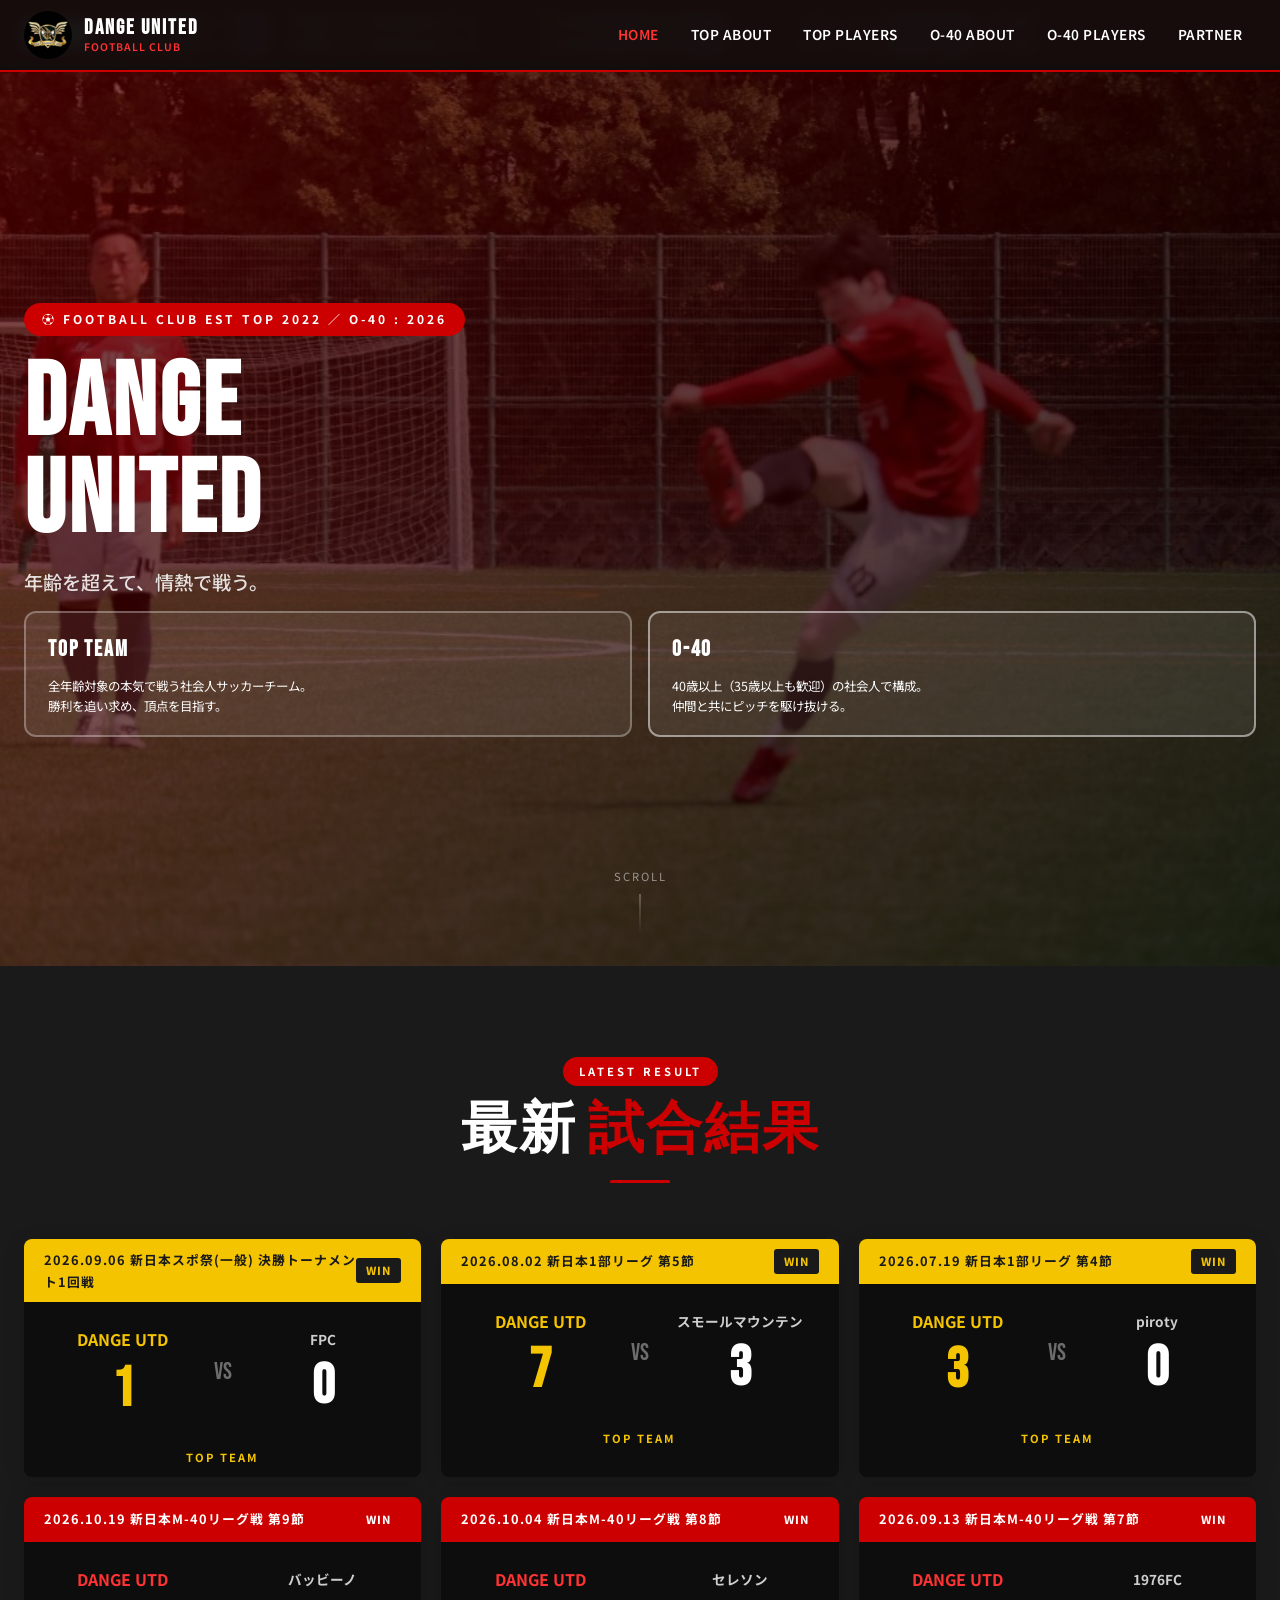
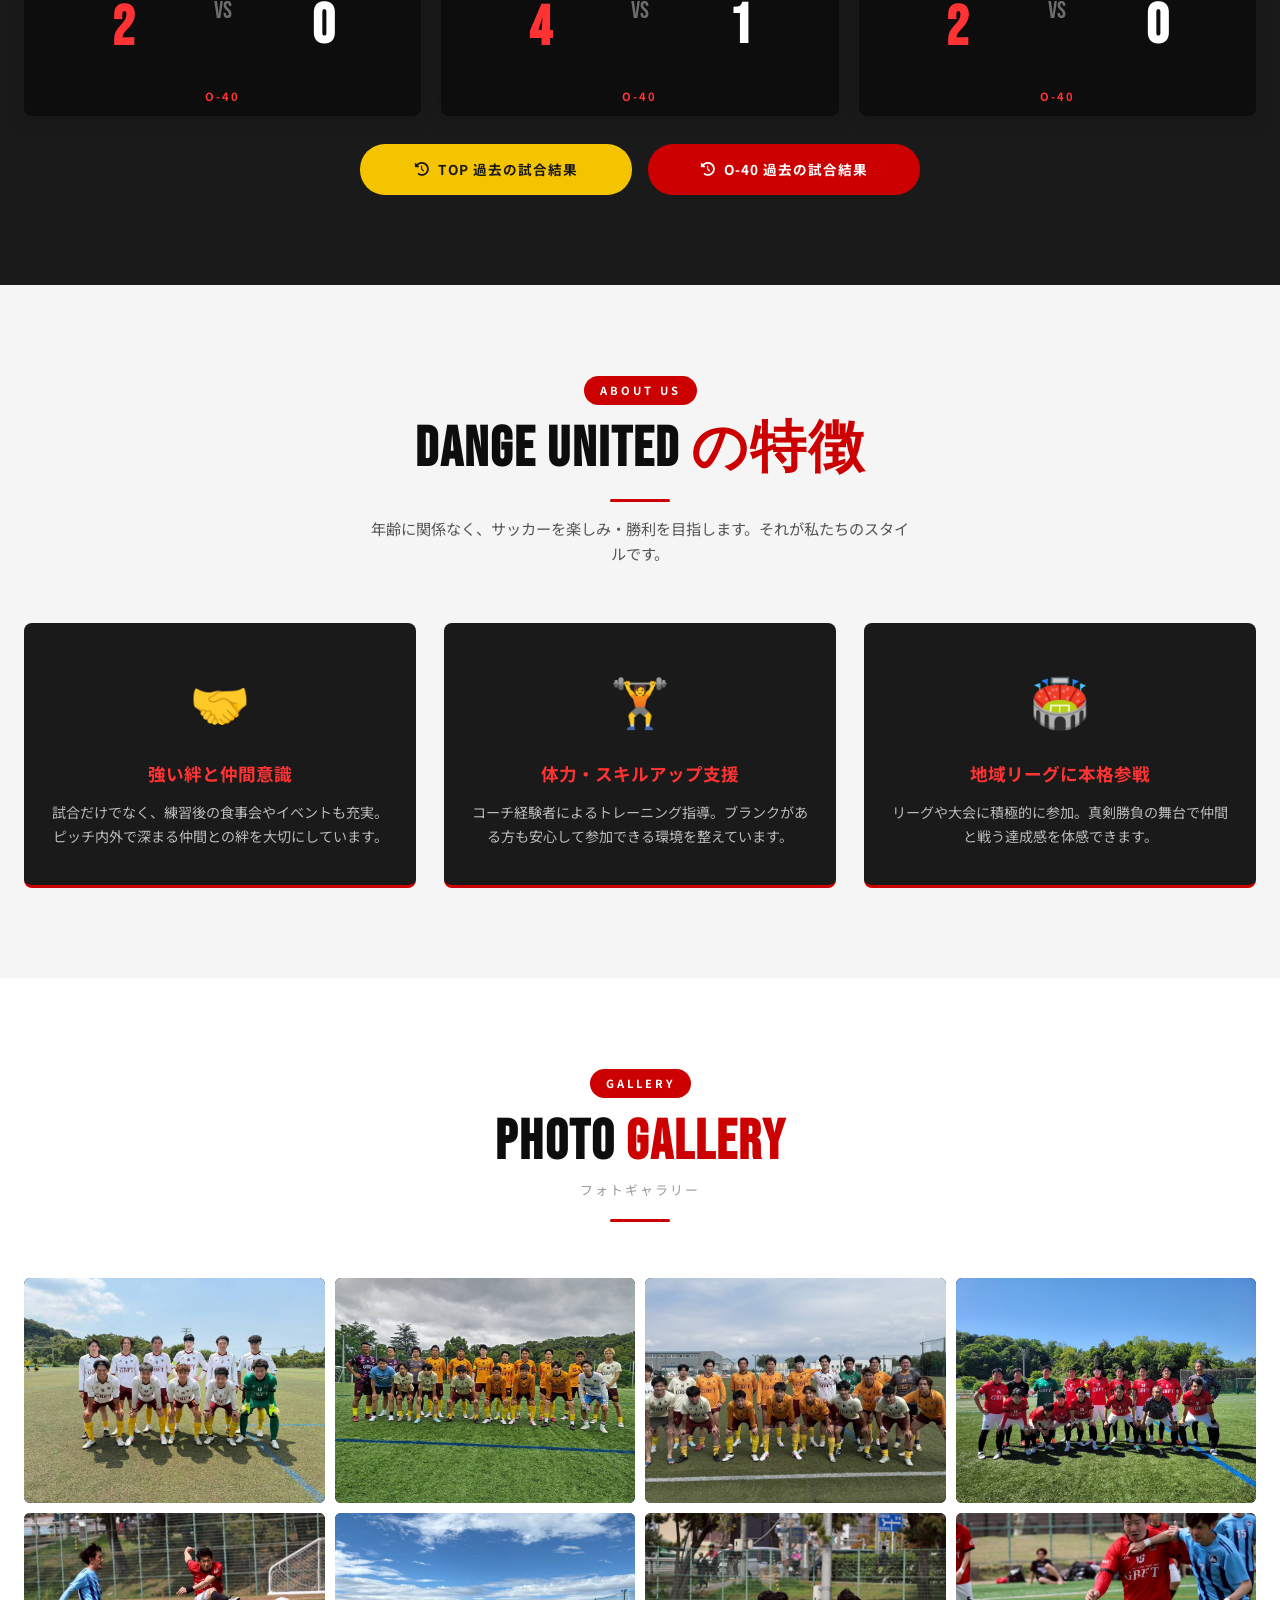
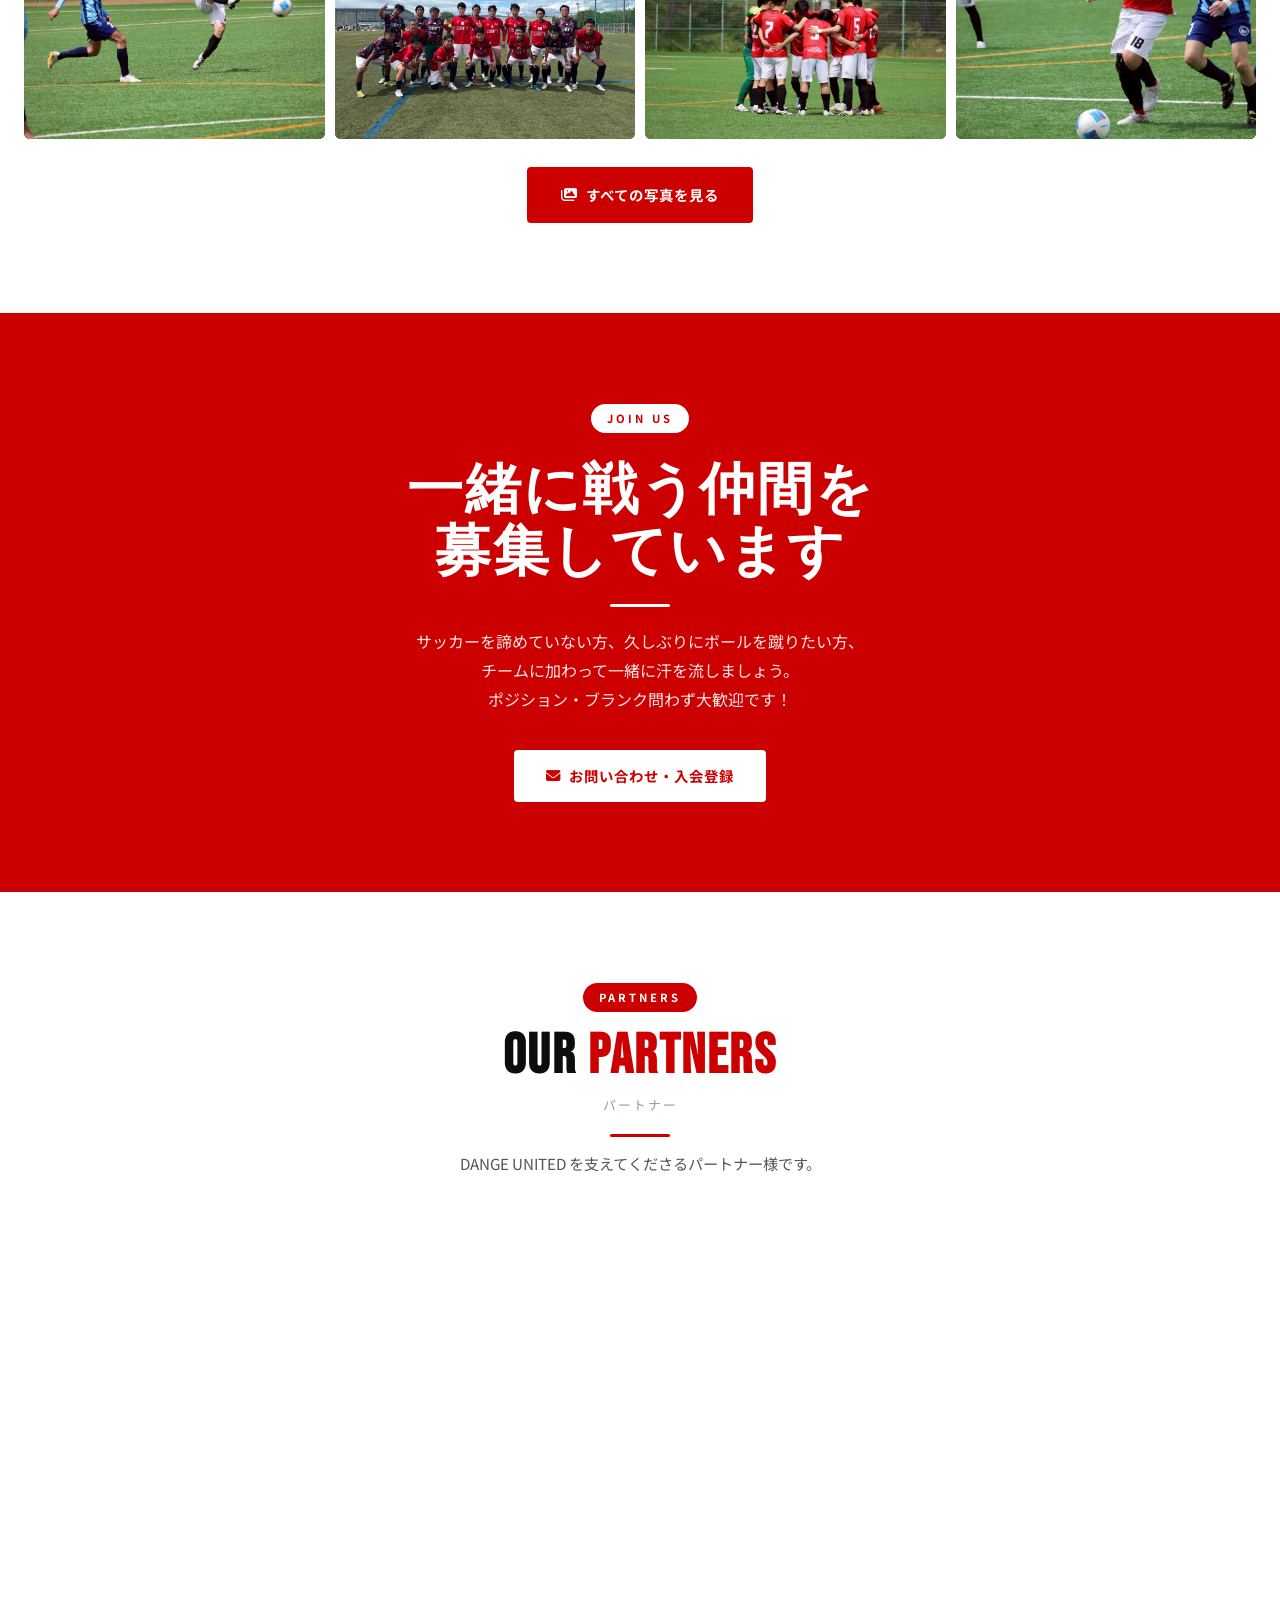
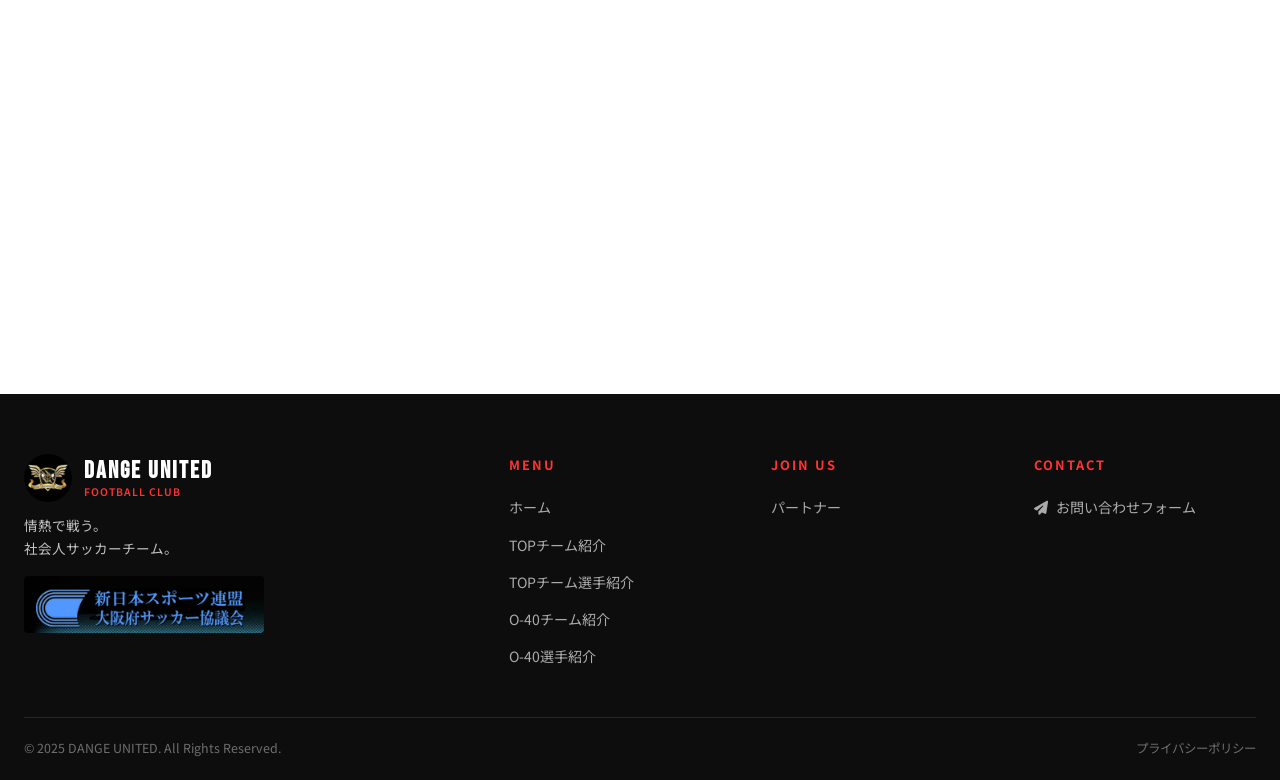
<file: index.html>
<!DOCTYPE html>
<html lang="ja">
<head>
  <meta charset="UTF-8">
  <meta name="viewport" content="width=device-width, initial-scale=1.0">
  <title>DANGE UNITED | 公式サイト</title>
  <meta name="description" content="DANGE UNITEDはトップチームとO-40（40歳以上）の2チームで構成される社会人サッカークラブです。新規メンバー随時募集中！">
  <link rel="preconnect" href="https://fonts.googleapis.com">
  <link rel="preconnect" href="https://fonts.gstatic.com" crossorigin>
  <link href="https://fonts.googleapis.com/css2?family=Bebas+Neue&family=Noto+Sans+JP:wght@400;500;600;700;800&family=Roboto:wght@400;500;700&display=swap" rel="stylesheet">
  <link rel="stylesheet" href="https://cdn.jsdelivr.net/npm/@fortawesome/fontawesome-free@6.4.0/css/all.min.css">
  <link rel="stylesheet" href="css/style.css">
</head>
<body>

<!-- =============================================
     ヘッダー
     ============================================= -->
<header id="header">
  <div class="header-inner">
    <a href="index.html" class="logo">
      <div class="logo-icon"><img src="images/emblem.png" alt="DANGE UNITED エンブレム"></div>
      <div class="logo-text">
        <span class="logo-name">DANGE UNITED</span>
        <span class="logo-sub">Football Club</span>
      </div>
    </a>

    <nav class="nav-pc">
      <a href="index.html">HOME</a>
      <a href="topteam-about.html">TOP ABOUT</a>
      <a href="topteam-players.html">TOP PLAYERS</a>
      <a href="about.html">O-40 ABOUT</a>
      <a href="players.html">O-40 PLAYERS</a>
      <a href="sponsor.html">PARTNER</a>
    </nav>

    <button class="hamburger" aria-label="メニューを開く">
      <span></span><span></span><span></span>
    </button>
  </div>
</header>

<!-- スマホメニュー -->
<nav class="nav-mobile">
  <a href="index.html"><i class="fas fa-home"></i> HOME</a>
  <a href="topteam-about.html"><i class="fas fa-shield-alt"></i> TOP ABOUT</a>
  <a href="topteam-players.html"><i class="fas fa-futbol"></i> TOP PLAYERS</a>
  <a href="about.html"><i class="fas fa-users"></i> O-40 ABOUT</a>
  <a href="players.html"><i class="fas fa-user"></i> O-40 PLAYERS</a>
  <a href="sponsor.html"><i class="fas fa-handshake"></i> PARTNER</a>
  <a href="contact.html"><i class="fas fa-envelope"></i> CONTACT</a>
</nav>

<!-- =============================================
     ニュースティッカー
     ============================================= -->
<div class="news-ticker">
  <div class="ticker-inner">
    <span class="ticker-label">NEWS</span>
    <div class="ticker-track">
      <ul class="ticker-list">
        <li class="ticker-item">⚽ 2025年春季リーグ開幕 — 4/6(日) vs FC Westfield ホーム</li>
        <li class="ticker-item">🏆 2024年度秋季大会 準優勝！</li>
        <li class="ticker-item">📣 <a href="sponsor.html">パートナー企業様を募集しています</a></li>
      </ul>
    </div>
  </div>
</div>

<!-- =============================================
     ヒーローセクション
     ============================================= -->
<section class="hero">
  <div class="hero-bg"></div>
  <div class="hero-overlay"></div>

  <div class="hero-content">
    <span class="hero-badge">⚽ Football Club Est TOP 2022 ／ O-40 : 2026</span>
    <h1 class="hero-title">
      DANGE<br>
      UNITED
    </h1>
    <p class="hero-subtitle">年齢を超えて、情熱で戦う。</p>

    <div class="hero-team-cards">
      <a href="topteam-about.html" class="hero-team-card">
        <span class="hero-team-label">TOP TEAM</span>
        <span class="hero-team-desc">全年齢対象の本気で戦う社会人サッカーチーム。<br>勝利を追い求め、頂点を目指す。</span>
      </a>
      <a href="about.html" class="hero-team-card card-o40">
        <span class="hero-team-label">O-40</span>
        <span class="hero-team-desc">40歳以上（35歳以上も歓迎）の社会人で構成。<br>仲間と共にピッチを駆け抜ける。</span>
      </a>
    </div>




  </div>

  <div class="scroll-indicator">SCROLL</div>
</section>

<!-- =============================================
     最新試合結果
     ============================================= -->
<section class="section section-dark">
  <div class="section-inner">
    <div class="section-header">
      <span class="section-tag">LATEST RESULT</span>
      <h2 class="section-title">最新 <span>試合結果</span></h2>
      <div class="divider"></div>
    </div>

    <div style="display:grid; grid-template-columns: repeat(3,1fr); gap: 20px;" class="match-grid-responsive fade-in">
      <!-- TOPチーム 試合1（最新） -->
      <div class="match-result-card top-team">
        <div class="match-result-header">
          <span>2026.09.06 新日本スポ祭(一般) 決勝トーナメント1回戦</span>
          <span class="result-badge W">WIN</span>
        </div>
        <div class="match-result-body">
          <div class="match-team">
            <div class="match-team-name us">DANGE UTD</div>
            <div class="match-score us">1</div>
          </div>
          <div class="match-vs">VS</div>
          <div class="match-team">
            <div class="match-team-name">FPC</div>
            <div class="match-score">0</div>
          </div>
        </div>
        <div style="text-align:center; padding:6px 0 10px; font-size:0.7rem; font-weight:700; letter-spacing:2px; color:#F5C400;">TOP TEAM</div>
      </div>
      <!-- TOPチーム 試合2 -->
      <div class="match-result-card top-team">
        <div class="match-result-header">
          <span>2026.08.02 新日本1部リーグ 第5節</span>
          <span class="result-badge W">WIN</span>
        </div>
        <div class="match-result-body">
          <div class="match-team">
            <div class="match-team-name us">DANGE UTD</div>
            <div class="match-score us">7</div>
          </div>
          <div class="match-vs">VS</div>
          <div class="match-team">
            <div class="match-team-name">スモールマウンテン</div>
            <div class="match-score">3</div>
          </div>
        </div>
        <div style="text-align:center; padding:6px 0 10px; font-size:0.7rem; font-weight:700; letter-spacing:2px; color:#F5C400;">TOP TEAM</div>
      </div>
      <!-- TOPチーム 試合3 -->
      <div class="match-result-card top-team">
        <div class="match-result-header">
          <span>2026.07.19 新日本1部リーグ 第4節</span>
          <span class="result-badge W">WIN</span>
        </div>
        <div class="match-result-body">
          <div class="match-team">
            <div class="match-team-name us">DANGE UTD</div>
            <div class="match-score us">3</div>
          </div>
          <div class="match-vs">VS</div>
          <div class="match-team">
            <div class="match-team-name">piroty</div>
            <div class="match-score">0</div>
          </div>
        </div>
        <div style="text-align:center; padding:6px 0 10px; font-size:0.7rem; font-weight:700; letter-spacing:2px; color:#F5C400;">TOP TEAM</div>
      </div>
      <!-- O-40 試合1（最新） -->
      <div class="match-result-card">
        <div class="match-result-header">
          <span>2026.10.19 新日本M-40リーグ戦 第9節</span>
          <span class="result-badge W">WIN</span>
        </div>
        <div class="match-result-body">
          <div class="match-team">
            <div class="match-team-name us">DANGE UTD</div>
            <div class="match-score us">2</div>
          </div>
          <div class="match-vs">VS</div>
          <div class="match-team">
            <div class="match-team-name">バッビーノ</div>
            <div class="match-score">0</div>
          </div>
        </div>
        <div style="text-align:center; padding:6px 0 10px; font-size:0.7rem; font-weight:700; letter-spacing:2px; color:var(--red-light);">O-40</div>
      </div>
      <!-- O-40 試合2 -->
      <div class="match-result-card">
        <div class="match-result-header">
          <span>2026.10.04 新日本M-40リーグ戦 第8節</span>
          <span class="result-badge W">WIN</span>
        </div>
        <div class="match-result-body">
          <div class="match-team">
            <div class="match-team-name us">DANGE UTD</div>
            <div class="match-score us">4</div>
          </div>
          <div class="match-vs">VS</div>
          <div class="match-team">
            <div class="match-team-name">セレソン</div>
            <div class="match-score">1</div>
          </div>
        </div>
        <div style="text-align:center; padding:6px 0 10px; font-size:0.7rem; font-weight:700; letter-spacing:2px; color:var(--red-light);">O-40</div>
      </div>
      <!-- O-40 試合3 -->
      <div class="match-result-card">
        <div class="match-result-header">
          <span>2026.09.13 新日本M-40リーグ戦 第7節</span>
          <span class="result-badge W">WIN</span>
        </div>
        <div class="match-result-body">
          <div class="match-team">
            <div class="match-team-name us">DANGE UTD</div>
            <div class="match-score us">2</div>
          </div>
          <div class="match-vs">VS</div>
          <div class="match-team">
            <div class="match-team-name">1976FC</div>
            <div class="match-score">0</div>
          </div>
        </div>
        <div style="text-align:center; padding:6px 0 10px; font-size:0.7rem; font-weight:700; letter-spacing:2px; color:var(--red-light);">O-40</div>
      </div>
      </div>
    </div>

    <!-- 過去の試合結果ボタン -->
    <div style="display:grid; grid-template-columns:1fr 1fr; gap:16px; max-width:560px; margin:28px auto 0;" class="fade-in result-btn-grid">
      <a href="results-top.html" style="display:flex; align-items:center; justify-content:center; gap:8px; background:#F5C400; color:#1a1a1a; font-weight:700; font-size:0.85rem; padding:14px 20px; border-radius:25px; text-decoration:none; letter-spacing:1px; transition:opacity 0.2s;" onmouseover="this.style.opacity='.8'" onmouseout="this.style.opacity='1'">
        <i class="fas fa-history"></i> TOP 過去の試合結果
      </a>
      <a href="results-o40.html" style="display:flex; align-items:center; justify-content:center; gap:8px; background:var(--red); color:#fff; font-weight:700; font-size:0.85rem; padding:14px 20px; border-radius:25px; text-decoration:none; letter-spacing:1px; transition:opacity 0.2s;" onmouseover="this.style.opacity='.8'" onmouseout="this.style.opacity='1'">
        <i class="fas fa-history"></i> O-40 過去の試合結果
      </a>
    </div>

  </div>
</section>

<section class="section" style="background: var(--gray-light);">
  <div class="section-inner">
    <div class="section-header fade-in">
      <span class="section-tag">ABOUT US</span>
      <h2 class="section-title" style="color:var(--black);">DANGE UNITED <span>の特徴</span></h2>
      <div class="divider"></div>
      <p class="section-desc">年齢に関係なく、サッカーを楽しみ・勝利を目指します。それが私たちのスタイルです。</p>
    </div>

    <div class="feature-grid">
      <div class="feature-card fade-in">
        <span class="feature-icon">🤝</span>
        <h3 class="feature-title">強い絆と仲間意識</h3>
        <p class="feature-desc">試合だけでなく、練習後の食事会やイベントも充実。ピッチ内外で深まる仲間との絆を大切にしています。</p>
      </div>
      <div class="feature-card fade-in">
        <span class="feature-icon">🏋️</span>
        <h3 class="feature-title">体力・スキルアップ支援</h3>
        <p class="feature-desc">コーチ経験者によるトレーニング指導。ブランクがある方も安心して参加できる環境を整えています。</p>
      </div>
      <div class="feature-card fade-in">
        <span class="feature-icon">🏟️</span>
        <h3 class="feature-title">地域リーグに本格参戦</h3>
        <p class="feature-desc">リーグや大会に積極的に参加。真剣勝負の舞台で仲間と戦う達成感を体感できます。</p>
      </div>
    </div>
  </div>
</section>

<!-- =============================================
     フォトギャラリー
     ============================================= -->
<section class="section">
  <div class="section-inner">
    <div class="section-header fade-in">
      <span class="section-tag">GALLERY</span>
      <h2 class="section-title">PHOTO <span>GALLERY</span></h2>
      <p style="font-size:0.8rem; color:#999; letter-spacing:2px; margin-top:6px;">フォトギャラリー</p>
      <div class="divider"></div>
    </div>

    <div class="home-photo-grid fade-in">
      <div style="overflow:hidden; border-radius:6px; aspect-ratio:4/3; background:#111;">
        <img src="images/photo-new7.jpg" alt="チーム集合写真 2026" style="width:100%; height:100%; object-fit:cover; object-position:center center;">
      </div>
      <div style="overflow:hidden; border-radius:6px; aspect-ratio:4/3; background:#111;">
        <img src="images/photo-new9.jpg" alt="チーム集合写真 2026" style="width:100%; height:100%; object-fit:cover; object-position:center center;">
      </div>
      <div style="overflow:hidden; border-radius:6px; aspect-ratio:4/3; background:#111;">
        <img src="images/photo-new6.jpg" alt="チーム集合写真 2026" style="width:100%; height:100%; object-fit:cover; object-position:center center;">
      </div>
      <div style="overflow:hidden; border-radius:6px; aspect-ratio:4/3; background:#111;">
        <img src="images/photo-top2.jpg" alt="チーム集合写真" style="width:100%; height:100%; object-fit:cover; object-position:center center;">
      </div>
      <div style="overflow:hidden; border-radius:6px; aspect-ratio:4/3; background:#111;">
        <img src="images/photo7.jpg" alt="試合の様子" style="width:100%; height:100%; object-fit:cover; object-position:center center;">
      </div>
      <div style="overflow:hidden; border-radius:6px; aspect-ratio:4/3; background:#111;">
        <img src="images/photo-o40-2026b.jpg" alt="O-40チーム集合写真 2026" style="width:100%; height:100%; object-fit:cover; object-position:center center;">
      </div>
      <div style="overflow:hidden; border-radius:6px; aspect-ratio:4/3; background:#111;">
        <img src="images/photo5.jpg" alt="チーム練習" style="width:100%; height:100%; object-fit:cover; object-position:center center;">
      </div>
      <div style="overflow:hidden; border-radius:6px; aspect-ratio:4/3; background:#111;">
        <img src="images/photo3.jpg" alt="試合アクション" style="width:100%; height:100%; object-fit:cover; object-position:center center;">
      </div>
    </div>
    <div style="text-align:center; margin-top:28px;" class="fade-in">
      <a href="gallery.html" class="btn btn-outline"><i class="fas fa-images"></i> すべての写真を見る</a>
    </div>
  </div>
</section>

<!-- ==============================================
     メンバー募集 CTA
     ============================================= -->
<section class="section section-red">
  <div class="section-inner" style="text-align:center;">
    <div class="fade-in">
      <span class="section-tag" style="background:var(--white); color:var(--red);">JOIN US</span>
      <h2 class="section-title" style="color:var(--white); margin-top:14px;">一緒に戦う仲間を<br>募集しています</h2>

      <div class="divider" style="background:var(--white); margin: 20px auto;"></div>
      <p style="color:rgba(255,255,255,0.9); max-width:560px; margin:0 auto 36px; font-size:1rem; line-height:1.8;">
        サッカーを諦めていない方、久しぶりにボールを蹴りたい方、<br>
        チームに加わって一緒に汗を流しましょう。<br>
        ポジション・ブランク問わず大歓迎です！
      </p>
      <div style="display:flex; gap:16px; justify-content:center; flex-wrap:wrap;">
        <a href="https://forms.gle/4TWmZNjqBxyBbL576" target="_blank" rel="noopener" class="btn btn-white">
          <i class="fas fa-envelope"></i> お問い合わせ・入会登録
        </a>
      </div>
    </div>
  </div>
</section>

<!-- =============================================
     パートナーバナー
     ============================================= -->
<section class="section">
  <div class="section-inner">
    <div class="section-header fade-in">
      <span class="section-tag">PARTNERS</span>
      <h2 class="section-title">OUR <span>PARTNERS</span></h2>
      <p style="font-size:0.8rem; color:#999; letter-spacing:2px; margin-top:6px;">パートナー</p>
      <div class="divider"></div>
      <p class="section-desc">DANGE UNITED を支えてくださるパートナー様です。</p>
    </div>

    <!-- トップパートナー 5社 同サイズ -->
    <div class="fade-in">
      <p style="font-size:0.72rem; font-weight:700; letter-spacing:3px; color:var(--red); text-align:center; margin-bottom:20px; text-transform:uppercase;">TOP PARTNER</p>
      <div class="partner-logo-grid" style="display:grid; grid-template-columns:repeat(5,1fr); gap:16px; max-width:960px; margin:0 auto;">
        <div style="background:#fff; border:2px solid var(--red); border-radius:10px; padding:16px 12px; display:flex; align-items:center; justify-content:center; box-shadow:0 2px 12px rgba(0,0,0,0.08); min-height:120px;">
          <a href="https://gbft-ltd.com/" target="_blank" rel="noopener" style="display:flex; align-items:center; justify-content:center; width:100%; height:100%;">
            <img src="images/sponsor-gbft.jpg" alt="GBFT" style="width:100%; height:80px; object-fit:contain;">
          </a>
        </div>
        <div style="background:#fff; border:2px solid var(--red); border-radius:10px; padding:16px 12px; display:flex; align-items:center; justify-content:center; box-shadow:0 2px 12px rgba(0,0,0,0.08); min-height:120px;">
          <a href="https://2plus4design.com/" target="_blank" rel="noopener" style="display:flex; align-items:center; justify-content:center; width:100%; height:100%;">
            <img src="images/partner-2plus4.jpg" alt="2+4 DESIGN" style="width:100%; height:80px; object-fit:contain;">
          </a>
        </div>
        <div style="background:#fff; border:2px solid var(--red); border-radius:10px; padding:16px 12px; display:flex; align-items:center; justify-content:center; box-shadow:0 2px 12px rgba(0,0,0,0.08); min-height:120px;">
          <a href="https://www.kids-garage.jp/shop" target="_blank" rel="noopener" style="display:flex; align-items:center; justify-content:center; width:100%; height:100%;">
            <img src="images/partner-kidsgarage.jpg" alt="Kid's Garage" style="width:100%; height:80px; object-fit:contain;">
          </a>
        </div>
        <div style="background:#fff; border:2px solid var(--red); border-radius:10px; padding:16px 12px; display:flex; align-items:center; justify-content:center; box-shadow:0 2px 12px rgba(0,0,0,0.08); min-height:120px;">
          <a href="https://www.instagram.com/yuki_kensou?igsh=b25zN2ZrdXY1a2Vp&utm_source=qr" target="_blank" rel="noopener" style="display:flex; align-items:center; justify-content:center; width:100%; height:100%;">
            <img src="images/partner-yukikensou.jpg" alt="Yuki Kensou Water Proofing" style="width:100%; height:80px; object-fit:contain;">
          </a>
        </div>
        <div style="background:#000; border:2px solid var(--red); border-radius:10px; padding:16px 12px; display:flex; align-items:center; justify-content:center; box-shadow:0 2px 12px rgba(0,0,0,0.08); min-height:120px;">
          <a href="http://sp.raqmo.com/udondoujou/" target="_blank" rel="noopener" style="display:flex; align-items:center; justify-content:center; width:100%; height:100%;">
            <img src="images/partner-dojoba.jpg" alt="道場" style="width:100%; height:80px; object-fit:contain;">
          </a>
        </div>
      </div>
    </div>

    <!-- HOOD PARTNER -->
    <div class="fade-in" style="margin-top:32px;">
      <p style="font-size:0.72rem; font-weight:700; letter-spacing:3px; color:var(--red); text-align:center; margin-bottom:20px; text-transform:uppercase;">HOOD PARTNER</p>
      <div style="display:flex; justify-content:center; gap:16px; flex-wrap:wrap;">
        <div style="background:#000; border:2px solid var(--red); border-radius:10px; padding:12px; display:flex; align-items:center; justify-content:center; box-shadow:0 2px 12px rgba(0,0,0,0.08); width:200px; height:160px;">
          <a href="https://maps.app.goo.gl/KaSghYzRDZhujbkh9?g_st=al" target="_blank" rel="noopener" style="display:flex; align-items:center; justify-content:center; width:100%; height:100%;">
            <img src="images/partner-danji.jpg" alt="韓国料理 ダンジ" style="width:100%; height:100%; object-fit:contain;">
          </a>
        </div>
      </div>
    </div>

    <!-- オフィシャルサイト運営PARTNER -->
    <div class="fade-in" style="margin-top:32px;">
      <p style="font-size:0.72rem; font-weight:700; letter-spacing:3px; color:var(--red); text-align:center; margin-bottom:20px; text-transform:uppercase;">オフィシャルサイト運営PARTNER</p>
      <div style="display:flex; justify-content:center; gap:16px; flex-wrap:wrap;">
        <div style="background:#fff; border:2px solid var(--red); border-radius:10px; overflow:hidden; box-shadow:0 2px 12px rgba(0,0,0,0.08); width:200px; height:120px;">
          <a href="https://minnanostorypublishing.pages.dev/" target="_blank" rel="noopener" style="display:block; width:100%; height:100%;">
            <img src="images/partner-minnano.jpg" alt="みんなのストーリー出版" style="width:100%; height:100%; object-fit:contain; object-position:center;">
          </a>
        </div>
      </div>
    </div>

    <div style="text-align:center; margin-top:32px;" class="fade-in">
      <a href="sponsor.html" class="btn btn-outline" style="border-color:var(--white); color:var(--white);">
        パートナーについて詳しく見る <i class="fas fa-arrow-right"></i>
      </a>
    </div>
  </div>
</section>

<!-- =============================================
     フッター
     ============================================= -->
<footer id="footer">
  <div class="footer-inner">
    <div class="footer-top">
      <div class="footer-logo-area">
        <div class="logo">
          <div class="logo-icon"><img src="images/emblem.png" alt="DANGE UNITED エンブレム"></div>
          <div class="logo-text">
            <span class="logo-name">DANGE UNITED</span>
            <span class="logo-sub">Football Club</span>
          </div>
        </div>
        <p class="footer-tagline">
          情熱で戦う。<br>
          社会人サッカーチーム。
        </p>
        <a href="https://njsf-ofa.jp/index.html" target="_blank" rel="noopener" style="display:block; margin-top:16px;">
          <img src="images/njsf-banner.png" alt="新日本スポーツ連盟 大阪府サッカー協議会" style="width:100%; max-width:240px; height:auto; border-radius:4px;">
        </a>

      </div>
      <div>
        <p class="footer-col-title">MENU</p>
        <ul class="footer-links">
          <li><a href="index.html">ホーム</a></li>
          <li><a href="topteam-about.html">TOPチーム紹介</a></li>
          <li><a href="topteam-players.html">TOPチーム選手紹介</a></li>
          <li><a href="about.html">O-40チーム紹介</a></li>
          <li><a href="players.html">O-40選手紹介</a></li>
        </ul>
      </div>
      <div>
        <p class="footer-col-title">JOIN US</p>
        <ul class="footer-links">
          <li><a href="sponsor.html">パートナー</a></li>
        </ul>
      </div>
      <div>
        <p class="footer-col-title">CONTACT</p>
        <ul class="footer-links">
          <li><a href="https://forms.gle/4TWmZNjqBxyBbL576" target="_blank" rel="noopener"><i class="fas fa-paper-plane" style="width:16px; margin-right:6px;"></i>お問い合わせフォーム</a></li>
        </ul>
      </div>
    </div>

    <div class="footer-bottom">
      <p>&copy; 2025 DANGE UNITED. All Rights Reserved.</p>
      <div style="display:flex; gap:16px;">
        <a href="#">プライバシーポリシー</a>
      </div>
    </div>
  </div>
</footer>

<script src="js/main.js"></script>
</body>
</html>
</file>
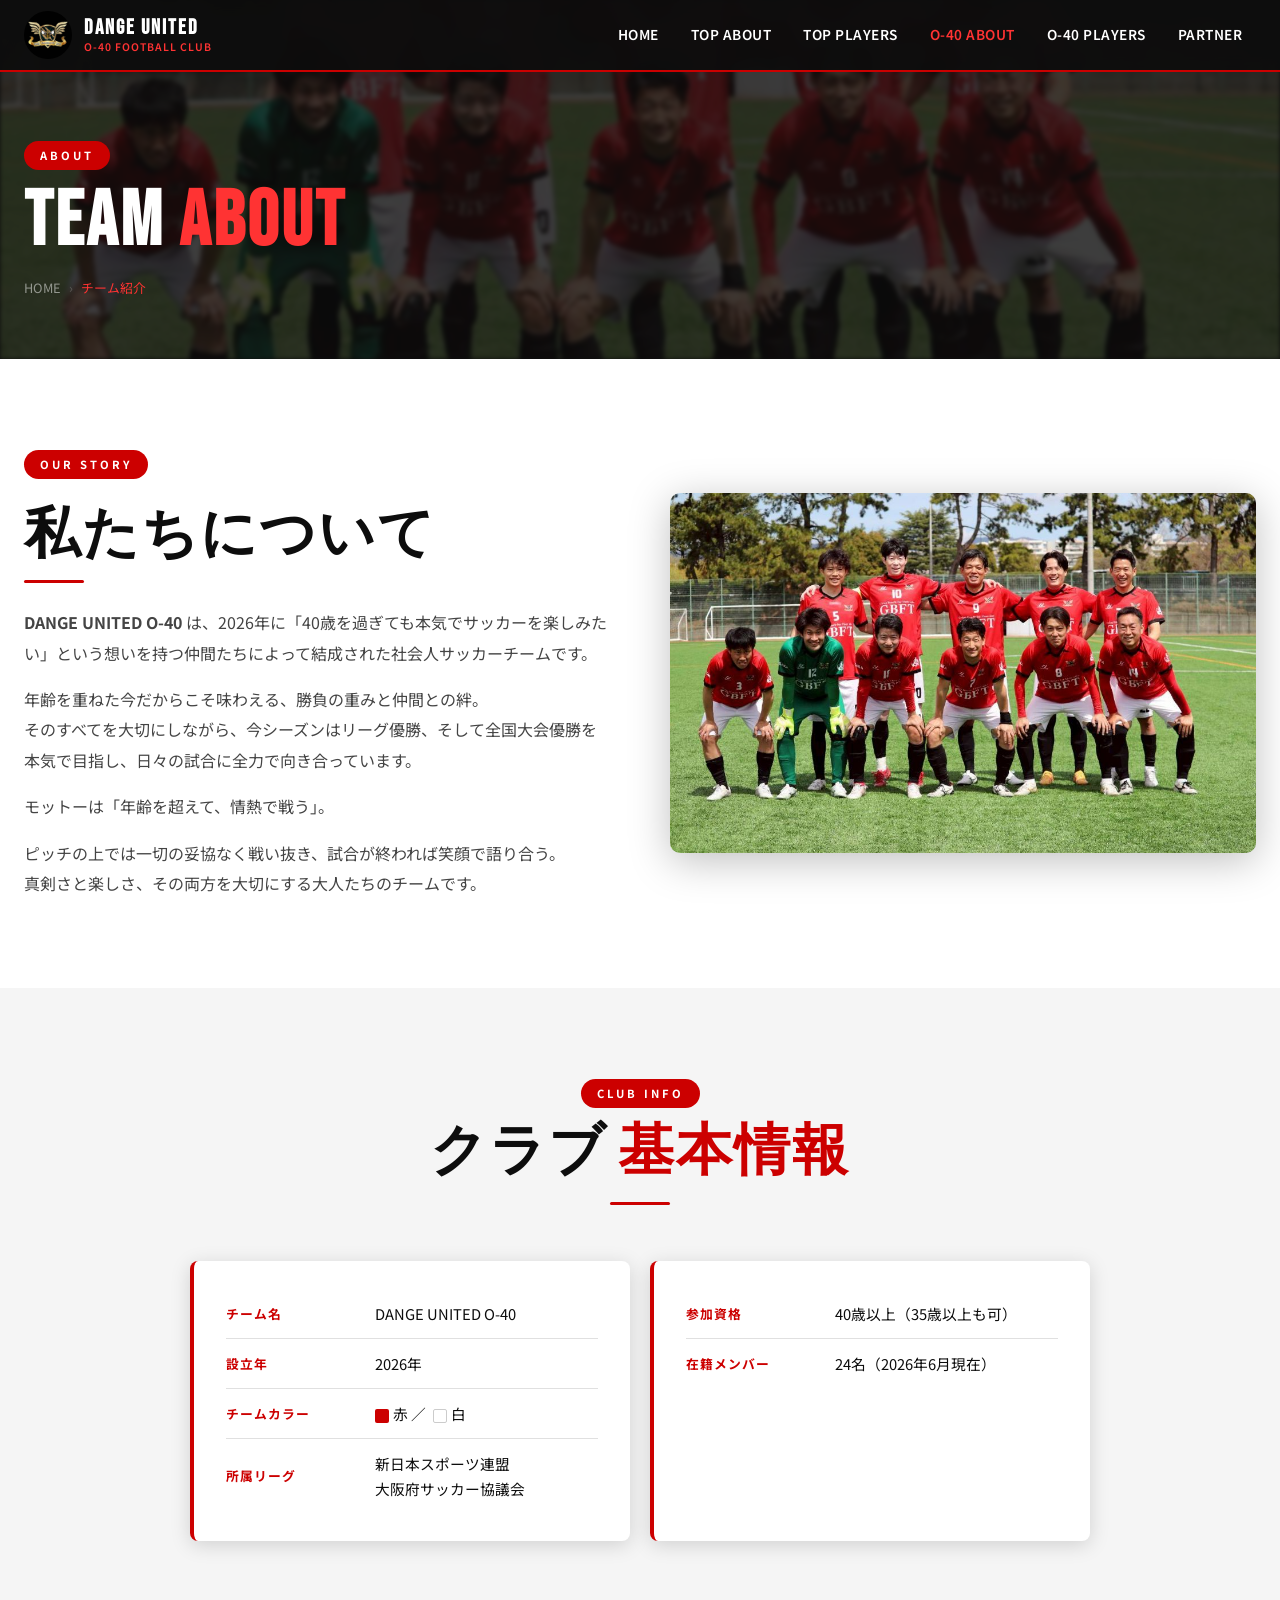
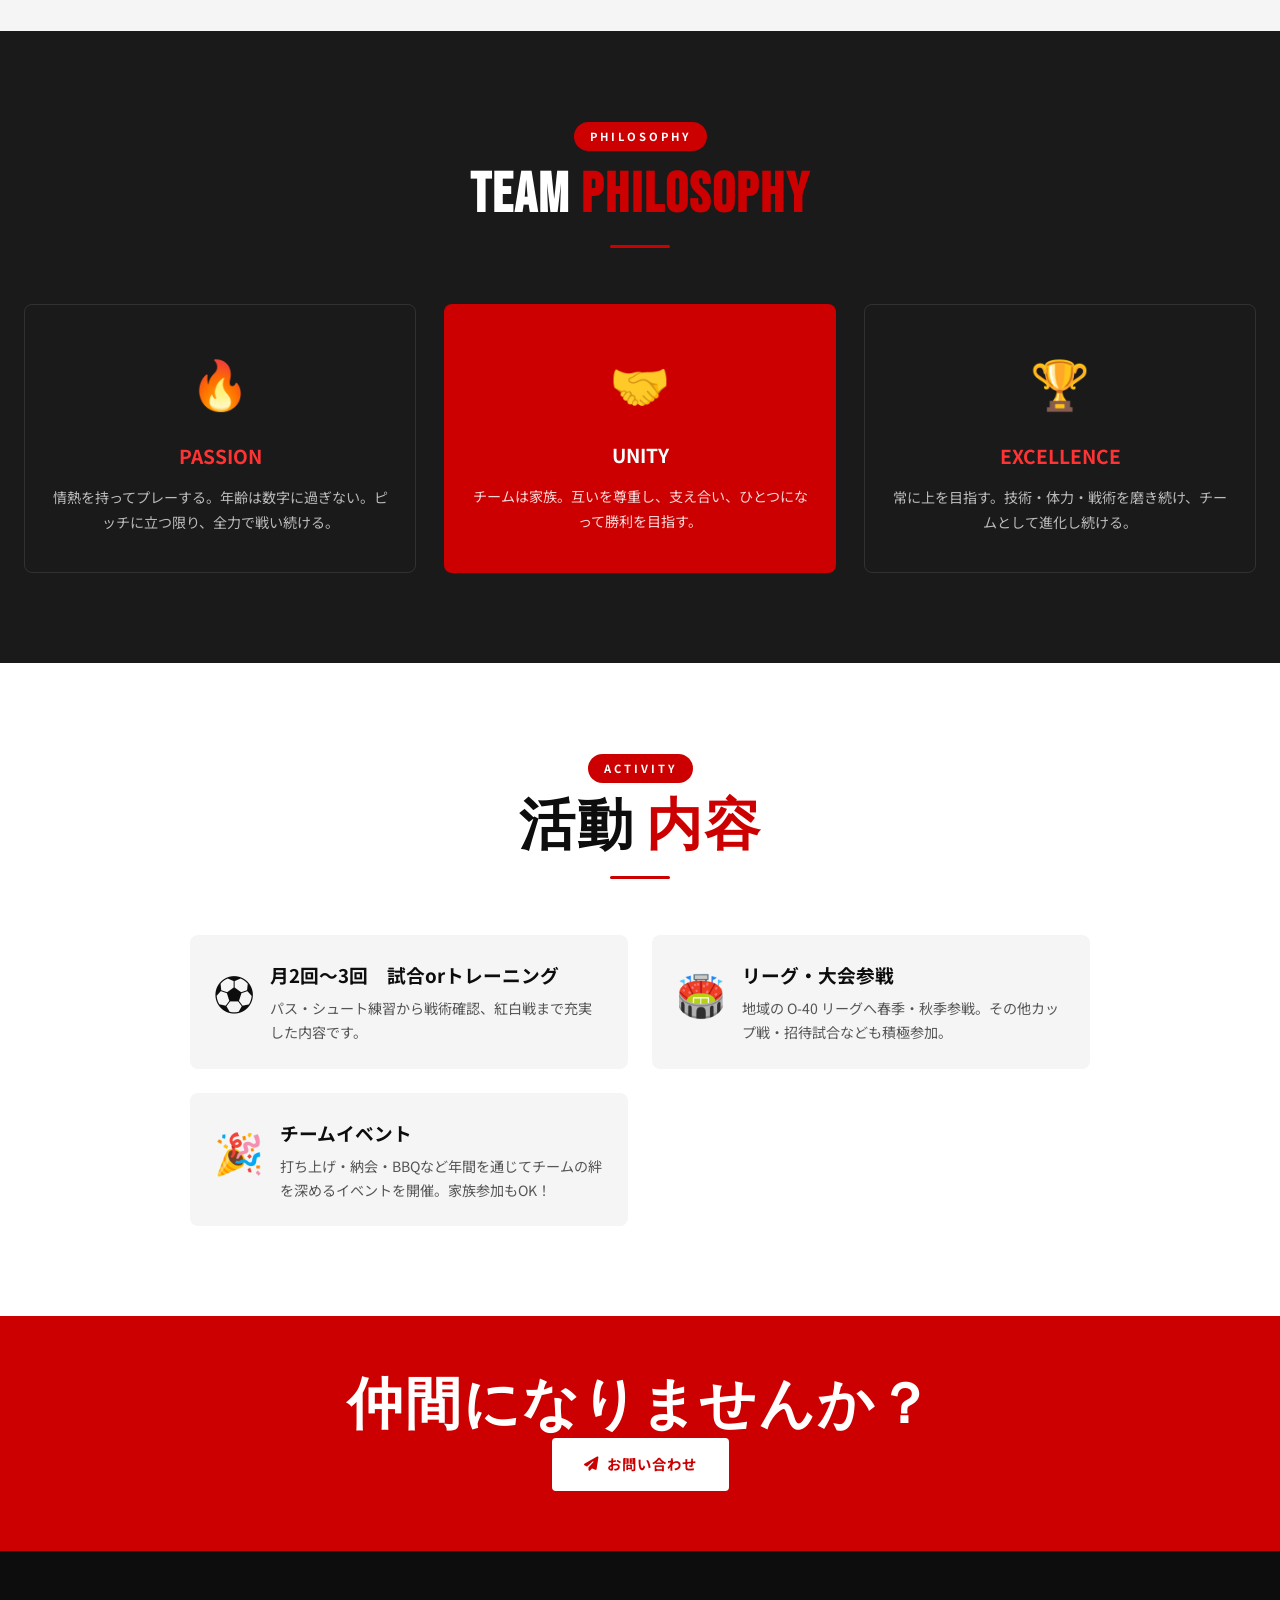
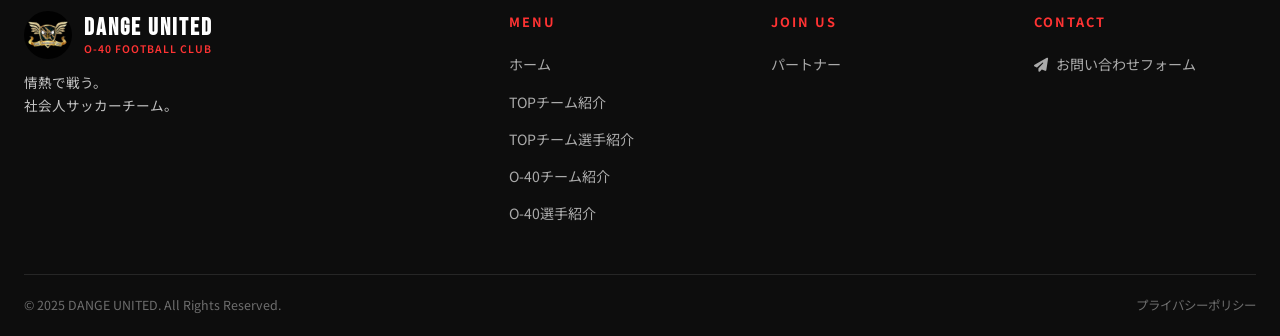
<file: about.html>
<!DOCTYPE html>
<html lang="ja">
<head>
  <meta charset="UTF-8">
  <meta name="viewport" content="width=device-width, initial-scale=1.0">
  <title>チーム紹介 | DANGE UNITED O-40</title>
  <meta name="description" content="DANGE UNITED O-40のチーム紹介。設立の経緯、チーム理念、活動内容をご紹介します。">
  <link rel="preconnect" href="https://fonts.googleapis.com">
  <link href="https://fonts.googleapis.com/css2?family=Bebas+Neue&family=Noto+Sans+JP:wght@400;500;600;700;800&display=swap" rel="stylesheet">
  <link rel="stylesheet" href="https://cdn.jsdelivr.net/npm/@fortawesome/fontawesome-free@6.4.0/css/all.min.css">
  <link rel="stylesheet" href="css/style.css">
</head>
<body>

<header id="header">
  <div class="header-inner">
    <a href="index.html" class="logo">
      <div class="logo-icon"><img src="images/emblem.png" alt="DANGE UNITED エンブレム"></div>
      <div class="logo-text">
        <span class="logo-name">DANGE UNITED</span>
        <span class="logo-sub">O-40 Football Club</span>
      </div>
    </a>
    <nav class="nav-pc">
      <a href="index.html">HOME</a>
      <a href="topteam-about.html">TOP ABOUT</a>
      <a href="topteam-players.html">TOP PLAYERS</a>
      <a href="about.html">O-40 ABOUT</a>
      <a href="players.html">O-40 PLAYERS</a>
      <a href="sponsor.html">PARTNER</a>
    </nav>
    <button class="hamburger" aria-label="メニューを開く"><span></span><span></span><span></span></button>
  </div>
</header>
<nav class="nav-mobile">
  <a href="index.html"><i class="fas fa-home"></i> HOME</a>
  <a href="about.html"><i class="fas fa-users"></i> O-40 ABOUT チーム紹介</a>
  <a href="players.html"><i class="fas fa-user"></i> O-40 PLAYERS 選手紹介</a>
  <a href="topteam-about.html"><i class="fas fa-shield-alt"></i> TOP TEAM ABOUT</a>
  <a href="topteam-players.html"><i class="fas fa-futbol"></i> TOP TEAM PLAYERS</a>
  <a href="sponsor.html"><i class="fas fa-handshake"></i> PARTNER パートナー</a>
  <a href="contact.html"><i class="fas fa-envelope"></i> CONTACT お問い合わせ</a>
</nav>

<!-- ページヘッダー -->
<div class="page-header">
  <div class="page-header-bg" style="background-image:url('images/photo6.jpg');"></div>
  <div class="page-header-inner">
    <span class="page-header-tag">ABOUT</span>
    <h1 class="page-header-title">TEAM <span>ABOUT</span></h1>
    <nav class="breadcrumb">
      <a href="index.html">HOME</a>
      <span class="sep">›</span>
      <span class="current">チーム紹介</span>
    </nav>
  </div>
</div>

<!-- チーム概要 -->
<section class="section">
  <div class="section-inner">
    <div style="display:grid; grid-template-columns: 1fr 1fr; gap: 60px; align-items: center;" class="grid-2col fade-in">
      <div>
        <span class="section-tag">OUR STORY</span>
        <h2 class="section-title" style="text-align:left; margin-top:12px;">私たちについて</h2>
        <div class="divider" style="margin-left:0; margin-top:14px; margin-bottom:24px;"></div>
        <p style="line-height:1.9; color:#444; margin-bottom:16px;">
          <strong>DANGE UNITED O-40</strong> は、2026年に「40歳を過ぎても本気でサッカーを楽しみたい」という想いを持つ仲間たちによって結成された社会人サッカーチームです。
        </p>
        <p style="line-height:1.9; color:#444; margin-bottom:16px;">
          年齢を重ねた今だからこそ味わえる、勝負の重みと仲間との絆。<br>
          そのすべてを大切にしながら、今シーズンはリーグ優勝、そして全国大会優勝を本気で目指し、日々の試合に全力で向き合っています。
        </p>
        <p style="line-height:1.9; color:#444; margin-bottom:16px;">
          モットーは「年齢を超えて、情熱で戦う」。
        </p>
        <p style="line-height:1.9; color:#444;">
          ピッチの上では一切の妥協なく戦い抜き、試合が終われば笑顔で語り合う。<br>
          真剣さと楽しさ、その両方を大切にする大人たちのチームです。
        </p>
      </div>
      <div style="border-radius:10px; overflow:hidden; box-shadow:var(--shadow-lg);">
        <img src="images/photo6.jpg" alt="チーム写真" style="width:100%; height:360px; object-fit:cover;">
      </div>
    </div>
  </div>
</section>

<!-- チーム情報 -->
<section class="section" style="background:var(--gray-light); padding-top:0;">
  <div class="section-inner">
    <div class="section-header fade-in" style="padding-top:90px;">
      <span class="section-tag">CLUB INFO</span>
      <h2 class="section-title">クラブ <span>基本情報</span></h2>
      <div class="divider"></div>
    </div>

    <div style="display:grid; grid-template-columns: repeat(2,1fr); gap:20px; max-width:900px; margin:0 auto;" class="club-info-grid fade-in">
      <div style="background:var(--white); border-radius:8px; padding:28px 32px; box-shadow:var(--shadow); border-left:4px solid var(--red);">
        <table style="width:100%; border-collapse:collapse;">
          <tr style="border-bottom:1px solid var(--gray-border);">
            <th style="padding:12px 0; text-align:left; color:var(--red); font-size:0.8rem; letter-spacing:1px; width:40%; font-weight:700;">チーム名</th>
            <td style="padding:12px 0; font-size:0.92rem;">DANGE UNITED O-40</td>
          </tr>
          <tr style="border-bottom:1px solid var(--gray-border);">
            <th style="padding:12px 0; text-align:left; color:var(--red); font-size:0.8rem; letter-spacing:1px; font-weight:700;">設立年</th>
            <td style="padding:12px 0; font-size:0.92rem;">2026年</td>
          </tr>
          <tr style="border-bottom:1px solid var(--gray-border);">
            <th style="padding:12px 0; text-align:left; color:var(--red); font-size:0.8rem; letter-spacing:1px; font-weight:700;">チームカラー</th>
            <td style="padding:12px 0; font-size:0.92rem;">
              <span style="display:inline-block; width:14px; height:14px; background:var(--red); border-radius:2px; vertical-align:middle; margin-right:4px;"></span>赤 ／
              <span style="display:inline-block; width:14px; height:14px; background:var(--white); border:1px solid #ccc; border-radius:2px; vertical-align:middle; margin-right:4px; margin-left:4px;"></span>白
            </td>
          </tr>
          <tr>
            <th style="padding:12px 0; text-align:left; color:var(--red); font-size:0.8rem; letter-spacing:1px; font-weight:700;">所属リーグ</th>
            <td style="padding:12px 0; font-size:0.92rem;">新日本スポーツ連盟<br>大阪府サッカー協議会</td>
          </tr>
        </table>
      </div>
      <div style="background:var(--white); border-radius:8px; padding:28px 32px; box-shadow:var(--shadow); border-left:4px solid var(--red);">
        <table style="width:100%; border-collapse:collapse;">
          <tr style="border-bottom:1px solid var(--gray-border);">
            <th style="padding:12px 0; text-align:left; color:var(--red); font-size:0.8rem; letter-spacing:1px; width:40%; font-weight:700;">参加資格</th>
            <td style="padding:12px 0; font-size:0.92rem;">40歳以上（35歳以上も可）</td>
          </tr>
          <tr>
            <th style="padding:12px 0; text-align:left; color:var(--red); font-size:0.8rem; letter-spacing:1px; font-weight:700;">在籍メンバー</th>
            <td style="padding:12px 0; font-size:0.92rem;">24名（2026年6月現在）</td>
          </tr>
        </table>
      </div>
    </div>
  </div>
</section>

<!-- チーム理念 -->
<section class="section section-dark">
  <div class="section-inner">
    <div class="section-header fade-in">
      <span class="section-tag">PHILOSOPHY</span>
      <h2 class="section-title" style="color:var(--white);">TEAM <span>PHILOSOPHY</span></h2>
      <div class="divider" style="background:var(--red);"></div>
    </div>

    <div style="display:grid; grid-template-columns: repeat(3,1fr); gap:28px;" class="grid-3col fade-in">
      <div style="text-align:center; padding:36px 24px; border:1px solid rgba(255,255,255,0.1); border-radius:8px;">
        <div style="font-size:3rem; margin-bottom:18px;">🔥</div>
        <h3 style="font-size:1.2rem; color:var(--red-light); margin-bottom:12px; font-weight:700;">PASSION</h3>
        <p style="color:rgba(255,255,255,0.7); font-size:0.88rem; line-height:1.8;">情熱を持ってプレーする。年齢は数字に過ぎない。ピッチに立つ限り、全力で戦い続ける。</p>
      </div>
      <div style="text-align:center; padding:36px 24px; background:var(--red); border-radius:8px;">
        <div style="font-size:3rem; margin-bottom:18px;">🤝</div>
        <h3 style="font-size:1.2rem; color:var(--white); margin-bottom:12px; font-weight:700;">UNITY</h3>
        <p style="color:rgba(255,255,255,0.85); font-size:0.88rem; line-height:1.8;">チームは家族。互いを尊重し、支え合い、ひとつになって勝利を目指す。</p>
      </div>
      <div style="text-align:center; padding:36px 24px; border:1px solid rgba(255,255,255,0.1); border-radius:8px;">
        <div style="font-size:3rem; margin-bottom:18px;">🏆</div>
        <h3 style="font-size:1.2rem; color:var(--red-light); margin-bottom:12px; font-weight:700;">EXCELLENCE</h3>
        <p style="color:rgba(255,255,255,0.7); font-size:0.88rem; line-height:1.8;">常に上を目指す。技術・体力・戦術を磨き続け、チームとして進化し続ける。</p>
      </div>
    </div>
  </div>
</section>

<!-- 活動内容 -->
<section class="section">
  <div class="section-inner">
    <div class="section-header fade-in">
      <span class="section-tag">ACTIVITY</span>
      <h2 class="section-title">活動 <span>内容</span></h2>
      <div class="divider"></div>
    </div>

    <div style="display:grid; grid-template-columns: repeat(2,1fr); gap:24px; max-width:900px; margin:0 auto;" class="activity-grid fade-in">
      <div style="display:flex; gap:16px; background:var(--gray-light); padding:24px; border-radius:8px;">
        <div style="font-size:2.5rem; flex-shrink:0;">⚽</div>
        <div>
          <h3 style="font-weight:700; margin-bottom:6px;">月2回〜3回　試合orトレーニング</h3>
          <p style="font-size:0.88rem; color:#555; line-height:1.7;">パス・シュート練習から戦術確認、紅白戦まで充実した内容です。</p>
        </div>
      </div>
      <div style="display:flex; gap:16px; background:var(--gray-light); padding:24px; border-radius:8px;">
        <div style="font-size:2.5rem; flex-shrink:0;">🏟️</div>
        <div>
          <h3 style="font-weight:700; margin-bottom:6px;">リーグ・大会参戦</h3>
          <p style="font-size:0.88rem; color:#555; line-height:1.7;">地域の O-40 リーグへ春季・秋季参戦。その他カップ戦・招待試合なども積極参加。</p>
        </div>
      </div>
      <div style="display:flex; gap:16px; background:var(--gray-light); padding:24px; border-radius:8px;">
        <div style="font-size:2.5rem; flex-shrink:0;">🎉</div>
        <div>
          <h3 style="font-weight:700; margin-bottom:6px;">チームイベント</h3>
          <p style="font-size:0.88rem; color:#555; line-height:1.7;">打ち上げ・納会・BBQなど年間を通じてチームの絆を深めるイベントを開催。家族参加もOK！</p>
        </div>
      </div>

    </div>
  </div>
</section>

<!-- CTA -->
<section class="section section-red" style="padding:60px 24px;">
  <div class="section-inner" style="text-align:center;">
    <h2 class="section-title" style="color:var(--white);">仲間になりませんか？</h2>

    <a href="https://docs.google.com/forms/d/e/1FAIpQLSe8l-FvO2b6LL8Muvg5NQBcOIBvwUCunCwLstjouzJsrGBQ2g/viewform" target="_blank" rel="noopener" class="btn btn-white"><i class="fas fa-paper-plane"></i> お問い合わせ</a>
  </div>
</section>

<footer id="footer">
  <div class="footer-inner">
    <div class="footer-top">
      <div class="footer-logo-area">
        <div class="logo"><div class="logo-icon"><img src="images/emblem.png" alt="DANGE UNITED エンブレム"></div><div class="logo-text"><span class="logo-name">DANGE UNITED</span><span class="logo-sub">O-40 Football Club</span></div></div>
        <p class="footer-tagline">情熱で戦う。<br>社会人サッカーチーム。</p>

      </div>
      <div><p class="footer-col-title">MENU</p><ul class="footer-links"><li><a href="index.html">ホーム</a></li><li><a href="topteam-about.html">TOPチーム紹介</a></li><li><a href="topteam-players.html">TOPチーム選手紹介</a></li><li><a href="about.html">O-40チーム紹介</a></li><li><a href="players.html">O-40選手紹介</a></li></ul></div>
      <div><p class="footer-col-title">JOIN US</p><ul class="footer-links"><li><a href="sponsor.html">パートナー</a></li></ul></div>
      <div><p class="footer-col-title">CONTACT</p><ul class="footer-links"><li><a href="https://forms.gle/4TWmZNjqBxyBbL576" target="_blank" rel="noopener"><i class="fas fa-paper-plane" style="width:16px; margin-right:6px;"></i>お問い合わせフォーム</a></li></ul></div>
    </div>
    <div class="footer-bottom">
      <p>&copy; 2025 DANGE UNITED. All Rights Reserved.</p>
      <div style="display:flex; gap:16px;"><a href="#">プライバシーポリシー</a></div>
    </div>
  </div>
</footer>

<script src="js/main.js"></script>
</body>
</html>
</file>
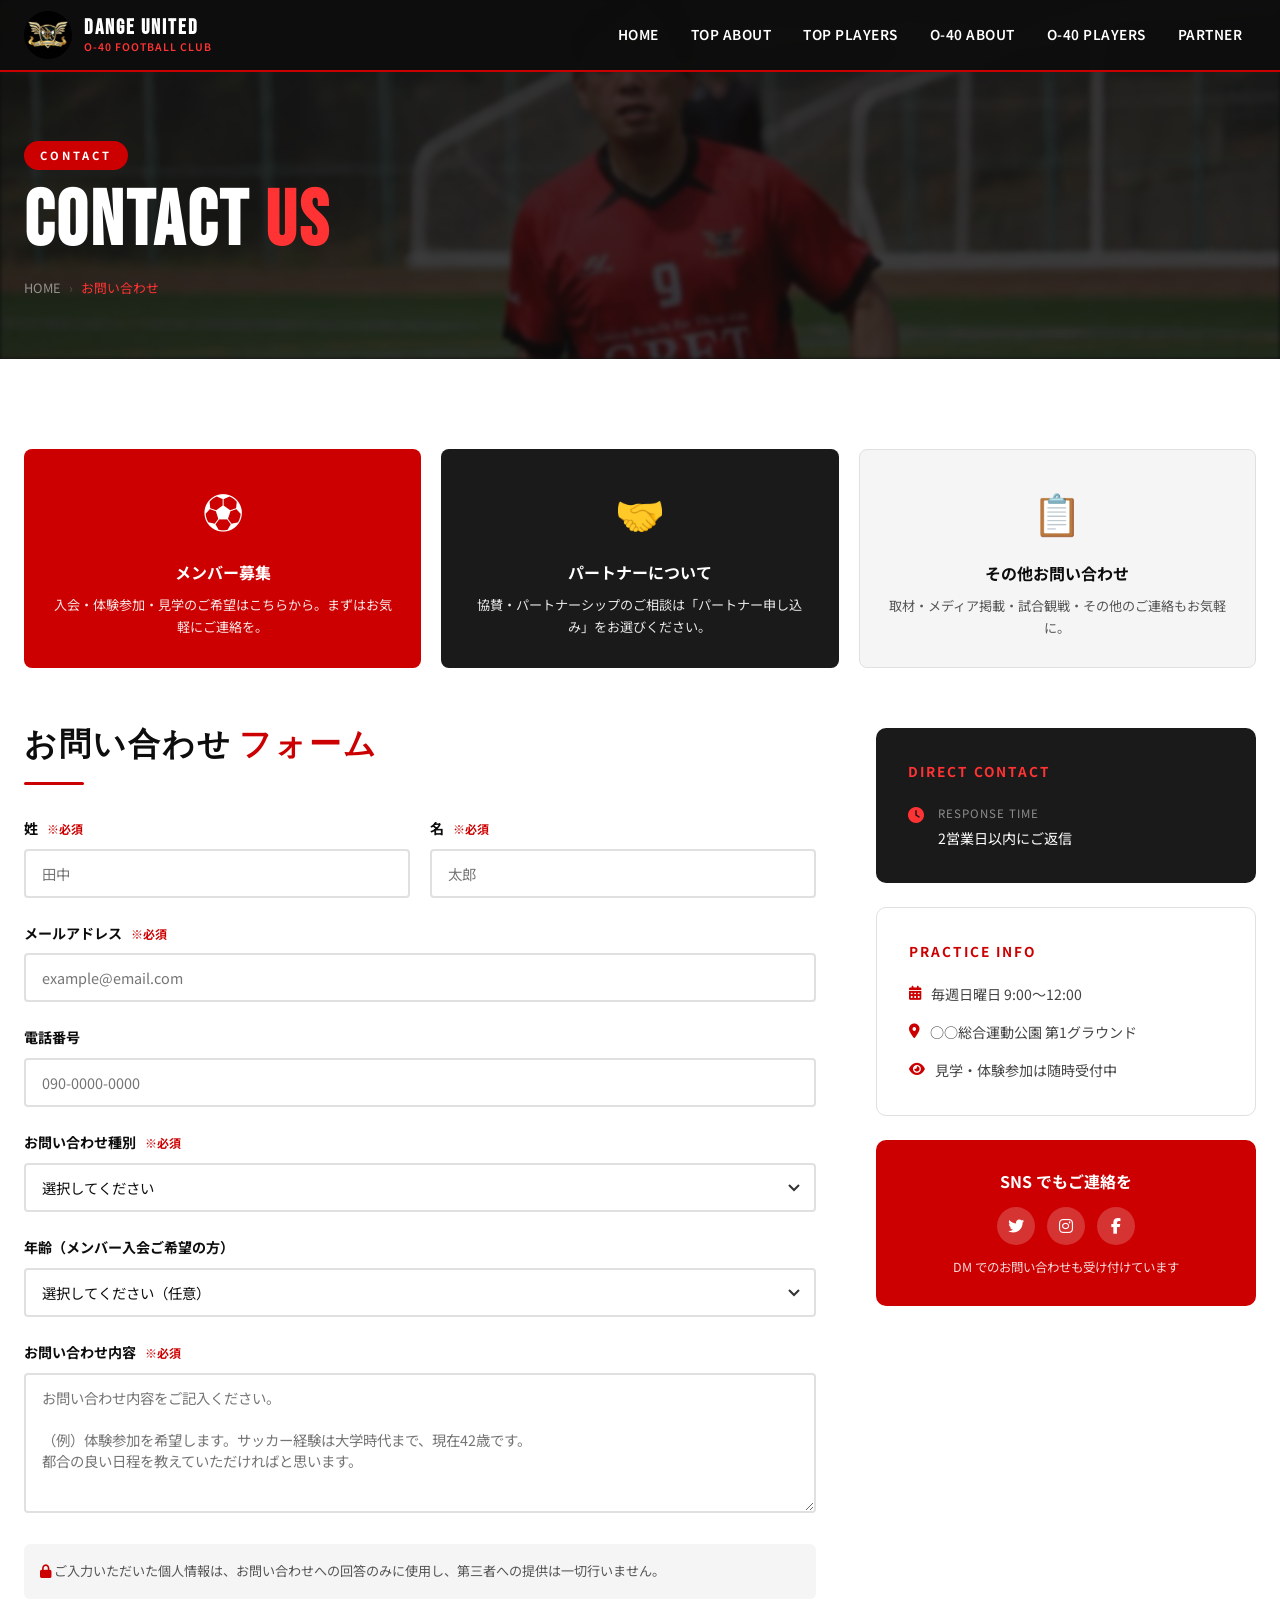
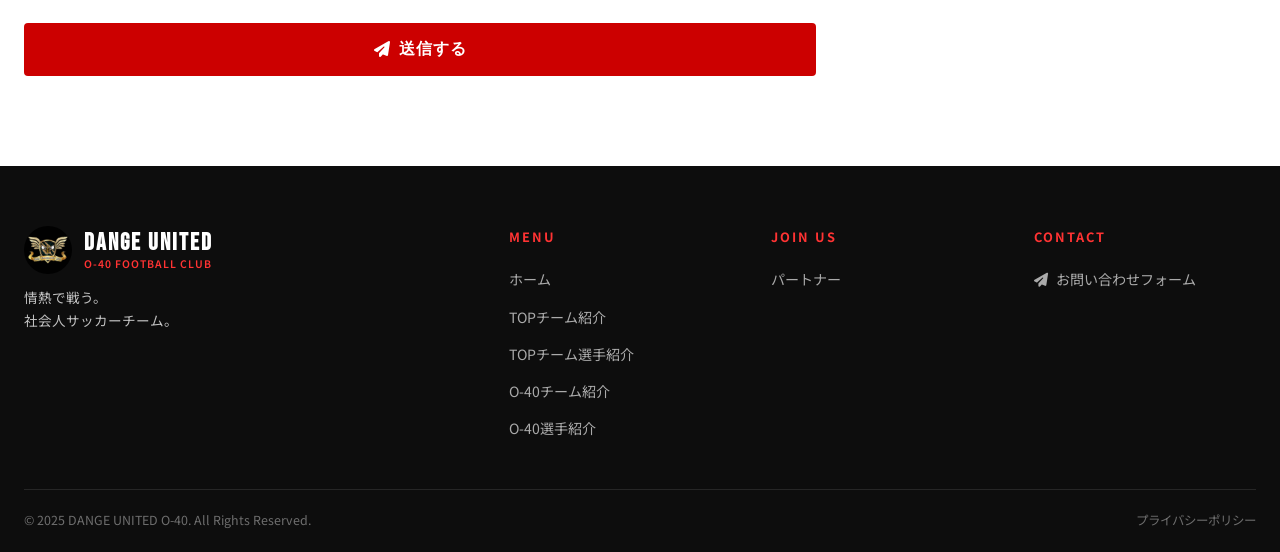
<file: contact.html>
<!DOCTYPE html>
<html lang="ja">
<head>
  <meta charset="UTF-8">
  <meta name="viewport" content="width=device-width, initial-scale=1.0">
  <title>お問い合わせ | DANGE UNITED O-40</title>
  <meta name="description" content="DANGE UNITED O-40へのお問い合わせはこちらから。メンバー募集・スポンサー・見学等お気軽にご連絡ください。">
  <link rel="preconnect" href="https://fonts.googleapis.com">
  <link href="https://fonts.googleapis.com/css2?family=Bebas+Neue&family=Noto+Sans+JP:wght@400;500;600;700;800&display=swap" rel="stylesheet">
  <link rel="stylesheet" href="https://cdn.jsdelivr.net/npm/@fortawesome/fontawesome-free@6.4.0/css/all.min.css">
  <link rel="stylesheet" href="css/style.css">
</head>
<body>

<header id="header">
  <div class="header-inner">
    <a href="index.html" class="logo"><div class="logo-icon"><img src="images/emblem.png" alt="DANGE UNITED エンブレム"></div><div class="logo-text"><span class="logo-name">DANGE UNITED</span><span class="logo-sub">O-40 Football Club</span></div></a>
    <nav class="nav-pc">
      <a href="index.html">HOME</a><a href="topteam-about.html">TOP ABOUT</a><a href="topteam-players.html">TOP PLAYERS</a><a href="about.html">O-40 ABOUT</a><a href="players.html">O-40 PLAYERS</a><a href="sponsor.html">PARTNER</a>
    </nav>
    <button class="hamburger" aria-label="メニューを開く"><span></span><span></span><span></span></button>
  </div>
</header>
<nav class="nav-mobile">
  <a href="index.html"><i class="fas fa-home"></i> HOME</a>
  <a href="about.html"><i class="fas fa-users"></i> O-40 ABOUT チーム紹介</a>
  <a href="players.html"><i class="fas fa-user"></i> O-40 PLAYERS 選手紹介</a>
  <a href="topteam-about.html"><i class="fas fa-shield-alt"></i> TOP TEAM ABOUT</a>
  <a href="topteam-players.html"><i class="fas fa-futbol"></i> TOP TEAM PLAYERS</a>
  <a href="sponsor.html"><i class="fas fa-handshake"></i> PARTNER パートナー</a>
  <a href="contact.html"><i class="fas fa-envelope"></i> CONTACT お問い合わせ</a>
</nav>

<div class="page-header">
  <div class="page-header-bg" style="background-image:url('images/photo4.jpg');"></div>
  <div class="page-header-inner">
    <span class="page-header-tag">CONTACT</span>
    <h1 class="page-header-title">CONTACT <span>US</span></h1>
    <nav class="breadcrumb"><a href="index.html">HOME</a><span class="sep">›</span><span class="current">お問い合わせ</span></nav>
  </div>
</div>

<section class="section">
  <div class="section-inner">

    <!-- お問い合わせ方法 -->
    <div style="display:grid; grid-template-columns: repeat(3,1fr); gap:20px; margin-bottom:60px;" class="grid-3col fade-in">
      <div style="background:var(--red); color:var(--white); border-radius:8px; padding:28px; text-align:center;">
        <div style="font-size:2.5rem; margin-bottom:14px;">⚽</div>
        <h3 style="font-weight:700; font-size:1rem; margin-bottom:8px;">メンバー募集</h3>
        <p style="font-size:0.82rem; opacity:0.9; line-height:1.7;">入会・体験参加・見学のご希望はこちらから。まずはお気軽にご連絡を。</p>
      </div>
      <div style="background:var(--gray-dark); color:var(--white); border-radius:8px; padding:28px; text-align:center;">
        <div style="font-size:2.5rem; margin-bottom:14px;">🤝</div>
        <h3 style="font-weight:700; font-size:1rem; margin-bottom:8px;">パートナーについて</h3>
        <p style="font-size:0.82rem; opacity:0.9; line-height:1.7;">協賛・パートナーシップのご相談は「パートナー申し込み」をお選びください。</p>
      </div>
      <div style="background:var(--gray-light); border:1px solid var(--gray-border); border-radius:8px; padding:28px; text-align:center;">
        <div style="font-size:2.5rem; margin-bottom:14px;">📋</div>
        <h3 style="font-weight:700; font-size:1rem; margin-bottom:8px;">その他お問い合わせ</h3>
        <p style="font-size:0.82rem; color:#555; line-height:1.7;">取材・メディア掲載・試合観戦・その他のご連絡もお気軽に。</p>
      </div>
    </div>

    <!-- フォームレイアウト -->
    <div style="display:grid; grid-template-columns: 1fr 380px; gap:60px; align-items:start;" class="contact-layout fade-in">

      <!-- お問い合わせフォーム -->
      <div>
        <h2 class="section-title" style="text-align:left; font-size:2rem; margin-bottom:8px;">お問い合わせ <span>フォーム</span></h2>
        <div class="divider" style="margin-left:0; margin-bottom:32px;"></div>

        <form id="contactForm" class="contact-form" style="max-width:100%;">
          <div class="form-row">
            <div class="form-group">
              <label class="form-label" for="lastName">姓 <span class="required">※必須</span></label>
              <input type="text" id="lastName" name="lastName" class="form-input" placeholder="田中" required>
            </div>
            <div class="form-group">
              <label class="form-label" for="firstName">名 <span class="required">※必須</span></label>
              <input type="text" id="firstName" name="firstName" class="form-input" placeholder="太郎" required>
            </div>
          </div>

          <div class="form-group">
            <label class="form-label" for="email">メールアドレス <span class="required">※必須</span></label>
            <input type="email" id="email" name="email" class="form-input" placeholder="example@email.com" required>
          </div>

          <div class="form-group">
            <label class="form-label" for="phone">電話番号</label>
            <input type="tel" id="phone" name="phone" class="form-input" placeholder="090-0000-0000">
          </div>

          <div class="form-group">
            <label class="form-label" for="category">お問い合わせ種別 <span class="required">※必須</span></label>
            <select id="category" name="category" class="form-select" required>
              <option value="">選択してください</option>
              <option value="recruit">メンバー入会・体験参加について</option>
              <option value="sponsor">パートナー・協賛について</option>
              <option value="watch">試合観戦・見学について</option>
              <option value="media">取材・メディア掲載について</option>
              <option value="other">その他</option>
            </select>
          </div>

          <div class="form-group">
            <label class="form-label" for="age">年齢（メンバー入会ご希望の方）</label>
            <select id="age" name="age" class="form-select">
              <option value="">選択してください（任意）</option>
              <option value="35-39">35〜39歳</option>
              <option value="40-44">40〜44歳</option>
              <option value="45-49">45〜49歳</option>
              <option value="50+">50歳以上</option>
            </select>
          </div>

          <div class="form-group">
            <label class="form-label" for="message">お問い合わせ内容 <span class="required">※必須</span></label>
            <textarea id="message" name="message" class="form-textarea" placeholder="お問い合わせ内容をご記入ください。&#10;&#10;（例）体験参加を希望します。サッカー経験は大学時代まで、現在42歳です。&#10;都合の良い日程を教えていただければと思います。" required></textarea>
          </div>

          <div style="background:var(--gray-light); border-radius:6px; padding:16px; margin-bottom:24px; font-size:0.82rem; color:#555; line-height:1.7;">
            <i class="fas fa-lock" style="color:var(--red);"></i>
            ご入力いただいた個人情報は、お問い合わせへの回答のみに使用し、第三者への提供は一切行いません。
          </div>

          <button type="submit" class="btn btn-primary" style="width:100%; justify-content:center; font-size:1rem; padding:16px;">
            <i class="fas fa-paper-plane"></i> 送信する
          </button>
        </form>

        <!-- 送信完了メッセージ -->
        <div id="formSuccess" style="display:none; text-align:center; padding:60px 20px;">
          <div style="font-size:4rem; margin-bottom:16px;">✅</div>
          <h3 style="font-size:1.5rem; font-weight:700; color:var(--black); margin-bottom:12px;">送信完了！</h3>
          <p style="color:#555; line-height:1.8;">お問い合わせいただきありがとうございます。<br>担当者より 2 営業日以内にご返信いたします。</p>
          <a href="index.html" class="btn btn-primary" style="margin-top:28px;">ホームへ戻る</a>
        </div>
      </div>

      <!-- サイドバー情報 -->
      <div class="fade-in">
        <div style="background:var(--gray-dark); color:var(--white); border-radius:10px; padding:32px; margin-bottom:24px;">
          <h3 style="font-size:0.85rem; font-weight:700; letter-spacing:2px; color:var(--red-light); margin-bottom:20px; text-transform:uppercase;">DIRECT CONTACT</h3>
          <div style="display:flex; flex-direction:column; gap:18px;">

            <div style="display:flex; gap:14px; align-items:flex-start;">
              <i class="fas fa-clock" style="color:var(--red-light); margin-top:3px; flex-shrink:0;"></i>
              <div>
                <div style="font-size:0.72rem; color:rgba(255,255,255,0.5); letter-spacing:1px; margin-bottom:4px;">RESPONSE TIME</div>
                <div style="font-size:0.88rem;">2営業日以内にご返信</div>
              </div>
            </div>
          </div>
        </div>

        <div style="background:var(--white); border:1px solid var(--gray-border); border-radius:10px; padding:32px; margin-bottom:24px;">
          <h3 style="font-size:0.85rem; font-weight:700; letter-spacing:2px; color:var(--red); margin-bottom:20px; text-transform:uppercase;">PRACTICE INFO</h3>
          <div style="display:flex; flex-direction:column; gap:14px; font-size:0.88rem; color:#444;">
            <div style="display:flex; gap:10px;">
              <i class="fas fa-calendar-alt" style="color:var(--red); flex-shrink:0; margin-top:3px;"></i>
              <span>毎週日曜日 9:00〜12:00</span>
            </div>
            <div style="display:flex; gap:10px;">
              <i class="fas fa-map-marker-alt" style="color:var(--red); flex-shrink:0; margin-top:3px;"></i>
              <span>○○総合運動公園 第1グラウンド</span>
            </div>
            <div style="display:flex; gap:10px;">
              <i class="fas fa-eye" style="color:var(--red); flex-shrink:0; margin-top:3px;"></i>
              <span>見学・体験参加は随時受付中</span>
            </div>
          </div>
        </div>

        <div style="background:var(--red); border-radius:10px; padding:28px; text-align:center; color:var(--white);">
          <h3 style="font-weight:700; font-size:1rem; margin-bottom:12px;">SNS でもご連絡を</h3>
          <div style="display:flex; gap:12px; justify-content:center;">
            <a href="#" class="social-btn" style="background:rgba(255,255,255,0.2); border-color:transparent; color:var(--white);"><i class="fab fa-twitter"></i></a>
            <a href="#" class="social-btn" style="background:rgba(255,255,255,0.2); border-color:transparent; color:var(--white);"><i class="fab fa-instagram"></i></a>
            <a href="#" class="social-btn" style="background:rgba(255,255,255,0.2); border-color:transparent; color:var(--white);"><i class="fab fa-facebook-f"></i></a>
          </div>
          <p style="font-size:0.78rem; opacity:0.85; margin-top:12px;">DM でのお問い合わせも受け付けています</p>
        </div>
      </div>

    </div>
  </div>
</section>

<footer id="footer">
  <div class="footer-inner">
    <div class="footer-top">
      <div class="footer-logo-area"><div class="logo"><div class="logo-icon"><img src="images/emblem.png" alt="DANGE UNITED エンブレム"></div><div class="logo-text"><span class="logo-name">DANGE UNITED</span><span class="logo-sub">O-40 Football Club</span></div></div><p class="footer-tagline">情熱で戦う。<br>社会人サッカーチーム。</p></div>
      <div><p class="footer-col-title">MENU</p><ul class="footer-links"><li><a href="index.html">ホーム</a></li><li><a href="topteam-about.html">TOPチーム紹介</a></li><li><a href="topteam-players.html">TOPチーム選手紹介</a></li><li><a href="about.html">O-40チーム紹介</a></li><li><a href="players.html">O-40選手紹介</a></li></ul></div>
      <div><p class="footer-col-title">JOIN US</p><ul class="footer-links"><li><a href="sponsor.html">パートナー</a></li></ul></div>
      <div><p class="footer-col-title">CONTACT</p><ul class="footer-links"><li><a href="https://forms.gle/4TWmZNjqBxyBbL576" target="_blank" rel="noopener"><i class="fas fa-paper-plane" style="width:16px; margin-right:6px;"></i>お問い合わせフォーム</a></li></ul></div>
    </div>
    <div class="footer-bottom"><p>&copy; 2025 DANGE UNITED O-40. All Rights Reserved.</p><div style="display:flex; gap:16px;"><a href="#">プライバシーポリシー</a></div></div>
  </div>
</footer>

<script src="js/main.js"></script>
</body>
</html>
</file>
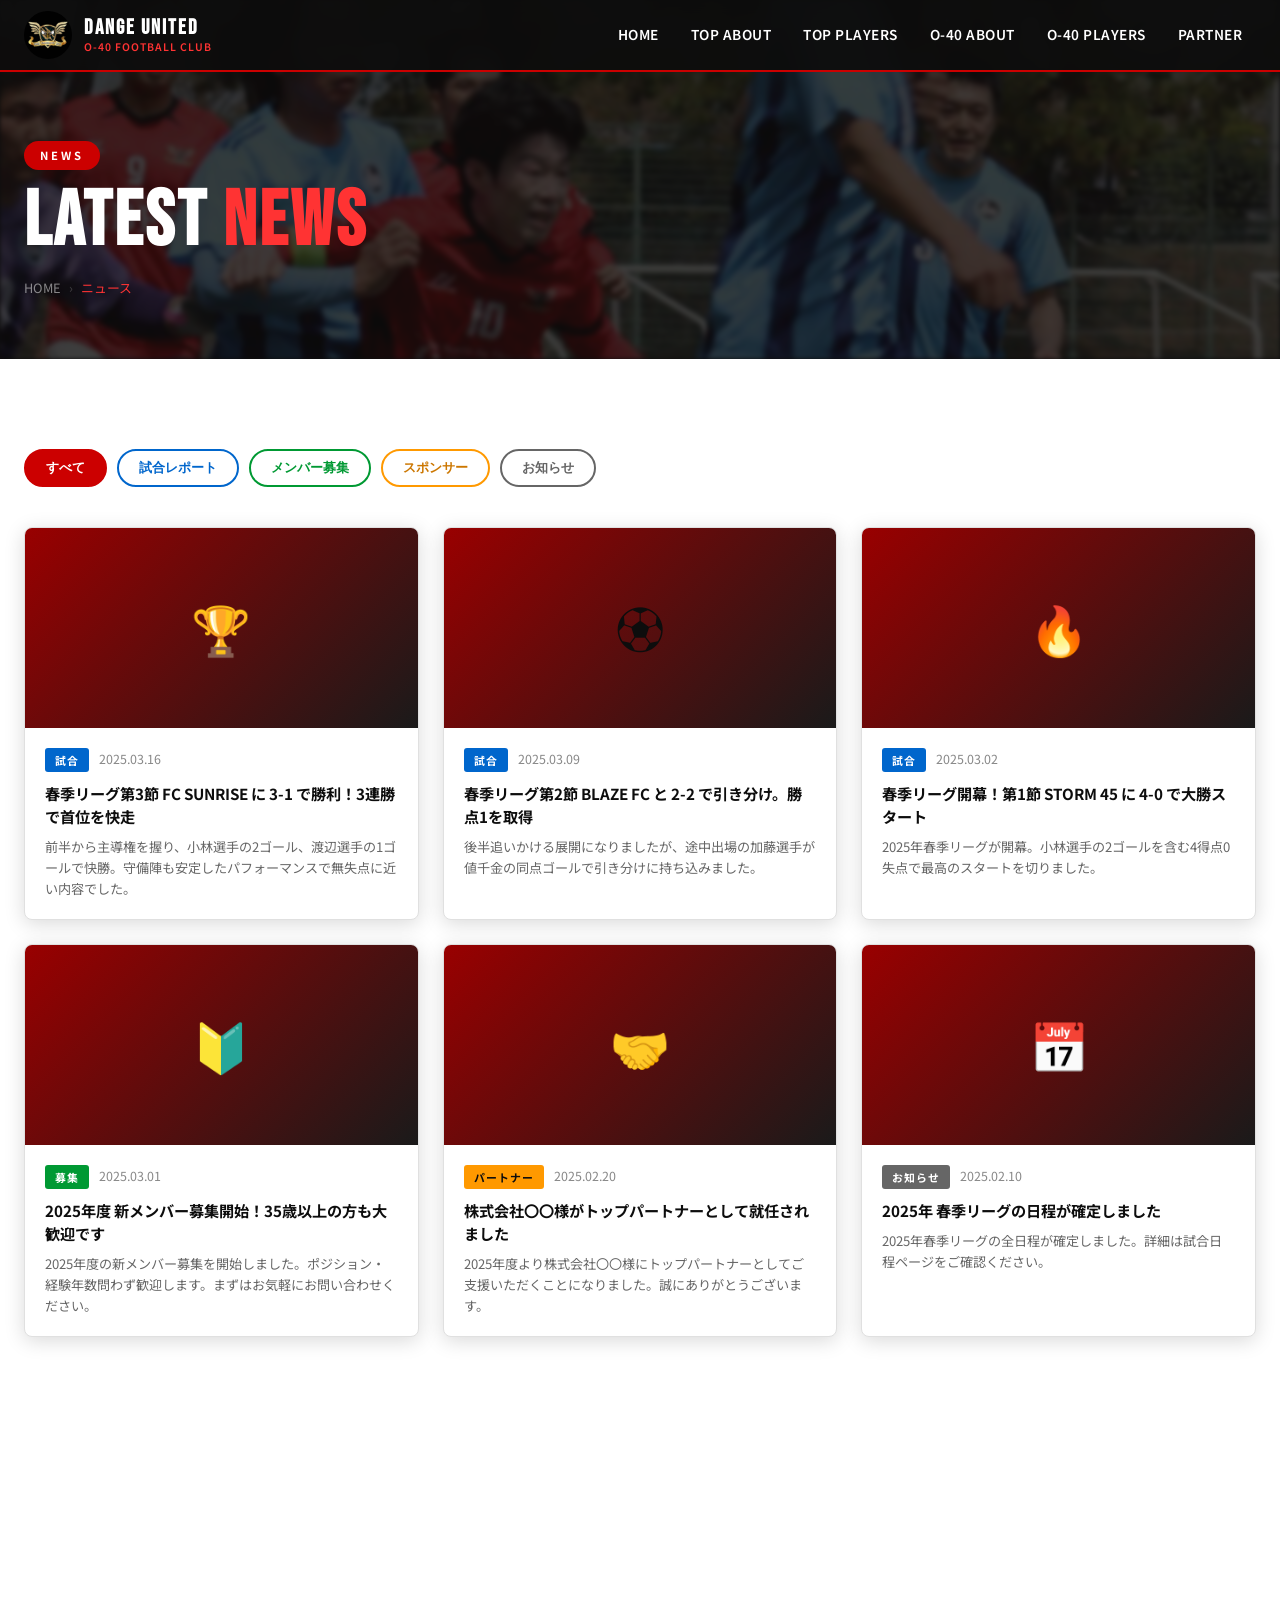
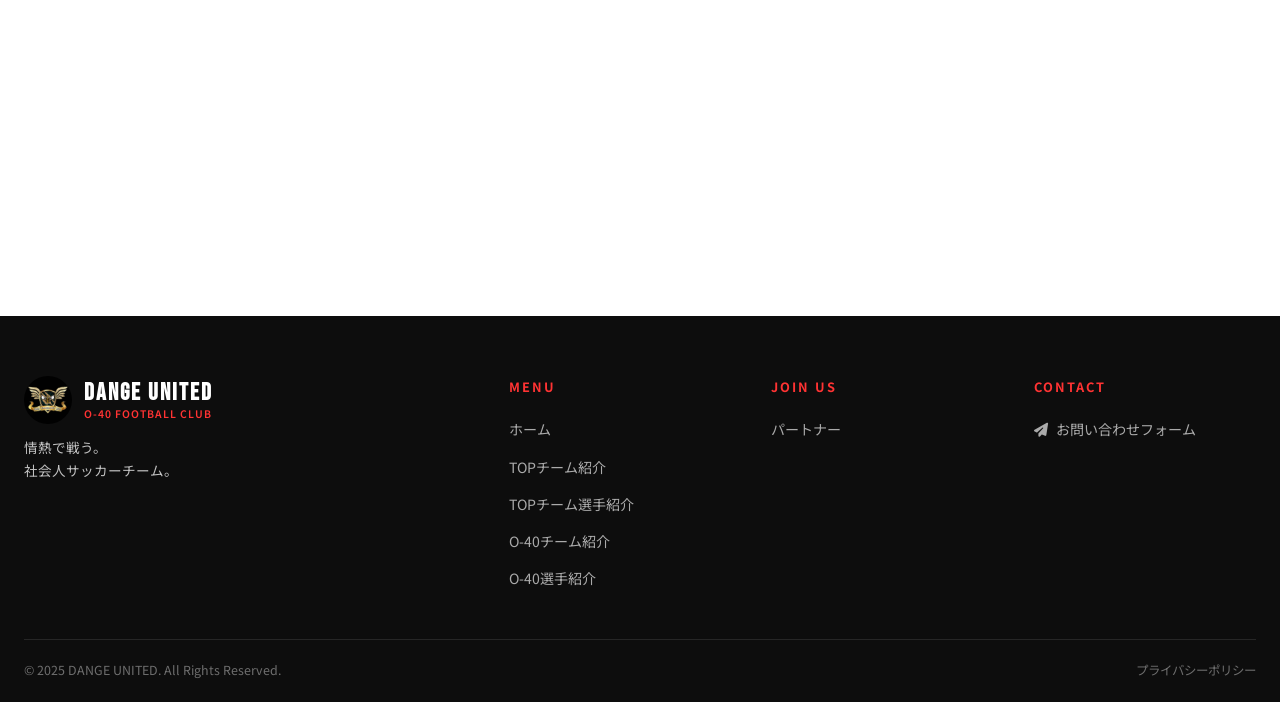
<file: news.html>
<!DOCTYPE html>
<html lang="ja">
<head>
  <meta charset="UTF-8">
  <meta name="viewport" content="width=device-width, initial-scale=1.0">
  <title>ニュース | DANGE UNITED O-40</title>
  <meta name="description" content="DANGE UNITED O-40の最新ニュース・お知らせ一覧です。">
  <link rel="preconnect" href="https://fonts.googleapis.com">
  <link href="https://fonts.googleapis.com/css2?family=Bebas+Neue&family=Noto+Sans+JP:wght@400;500;600;700;800&display=swap" rel="stylesheet">
  <link rel="stylesheet" href="https://cdn.jsdelivr.net/npm/@fortawesome/fontawesome-free@6.4.0/css/all.min.css">
  <link rel="stylesheet" href="css/style.css">
</head>
<body>

<header id="header">
  <div class="header-inner">
    <a href="index.html" class="logo"><div class="logo-icon"><img src="images/emblem.png" alt="DANGE UNITED エンブレム"></div><div class="logo-text"><span class="logo-name">DANGE UNITED</span><span class="logo-sub">O-40 Football Club</span></div></a>
    <nav class="nav-pc">
      <a href="index.html">HOME</a><a href="topteam-about.html">TOP ABOUT</a><a href="topteam-players.html">TOP PLAYERS</a><a href="about.html">O-40 ABOUT</a><a href="players.html">O-40 PLAYERS</a><a href="sponsor.html">PARTNER</a>
    </nav>
    <button class="hamburger" aria-label="メニューを開く"><span></span><span></span><span></span></button>
  </div>
</header>
<nav class="nav-mobile">
  <a href="index.html"><i class="fas fa-home"></i> HOME</a>
  <a href="about.html"><i class="fas fa-users"></i> O-40 ABOUT チーム紹介</a>
  <a href="players.html"><i class="fas fa-user"></i> O-40 PLAYERS 選手紹介</a>
  <a href="topteam-about.html"><i class="fas fa-shield-alt"></i> TOP TEAM ABOUT</a>
  <a href="topteam-players.html"><i class="fas fa-futbol"></i> TOP TEAM PLAYERS</a>
  <a href="sponsor.html"><i class="fas fa-handshake"></i> PARTNER パートナー</a>
  <a href="contact.html"><i class="fas fa-envelope"></i> CONTACT お問い合わせ</a>
</nav>

<div class="page-header">
  <div class="page-header-bg" style="background-image:url('images/photo10.jpg');"></div>
  <div class="page-header-inner">
    <span class="page-header-tag">NEWS</span>
    <h1 class="page-header-title">LATEST <span>NEWS</span></h1>
    <nav class="breadcrumb"><a href="index.html">HOME</a><span class="sep">›</span><span class="current">ニュース</span></nav>
  </div>
</div>

<section class="section">
  <div class="section-inner">

    <!-- カテゴリフィルター -->
    <div style="display:flex; gap:10px; flex-wrap:wrap; margin-bottom:40px;" class="fade-in">
      <button class="filter-btn active" data-filter="all"
        style="padding:8px 20px; border-radius:20px; border:2px solid var(--red); background:var(--red); color:var(--white); font-weight:700; font-size:0.82rem; cursor:pointer; transition:var(--transition);">
        すべて
      </button>
      <button class="filter-btn" data-filter="match"
        style="padding:8px 20px; border-radius:20px; border:2px solid #0066CC; background:transparent; color:#0066CC; font-weight:700; font-size:0.82rem; cursor:pointer; transition:var(--transition);">
        試合レポート
      </button>
      <button class="filter-btn" data-filter="recruit"
        style="padding:8px 20px; border-radius:20px; border:2px solid #009933; background:transparent; color:#009933; font-weight:700; font-size:0.82rem; cursor:pointer; transition:var(--transition);">
        メンバー募集
      </button>
      <button class="filter-btn" data-filter="sponsor"
        style="padding:8px 20px; border-radius:20px; border:2px solid #FF9900; background:transparent; color:#CC7700; font-weight:700; font-size:0.82rem; cursor:pointer; transition:var(--transition);">
        スポンサー
      </button>
      <button class="filter-btn" data-filter="info"
        style="padding:8px 20px; border-radius:20px; border:2px solid #666; background:transparent; color:#666; font-weight:700; font-size:0.82rem; cursor:pointer; transition:var(--transition);">
        お知らせ
      </button>
    </div>

    <!-- ニュース一覧 -->
    <div id="newsGrid" style="display:grid; grid-template-columns: repeat(3,1fr); gap:24px;" class="news-grid-responsive">

      <div class="news-card fade-in" data-category="match">
        <div class="news-card-img-placeholder">🏆</div>
        <div class="news-card-body">
          <div class="news-card-meta"><span class="news-tag match">試合</span><span class="news-date">2025.03.16</span></div>
          <p class="news-card-title">春季リーグ第3節 FC SUNRISE に 3-1 で勝利！3連勝で首位を快走</p>
          <p style="font-size:0.82rem; color:#666; margin-top:8px; line-height:1.6;">前半から主導権を握り、小林選手の2ゴール、渡辺選手の1ゴールで快勝。守備陣も安定したパフォーマンスで無失点に近い内容でした。</p>
        </div>
      </div>

      <div class="news-card fade-in" data-category="match">
        <div class="news-card-img-placeholder">⚽</div>
        <div class="news-card-body">
          <div class="news-card-meta"><span class="news-tag match">試合</span><span class="news-date">2025.03.09</span></div>
          <p class="news-card-title">春季リーグ第2節 BLAZE FC と 2-2 で引き分け。勝点1を取得</p>
          <p style="font-size:0.82rem; color:#666; margin-top:8px; line-height:1.6;">後半追いかける展開になりましたが、途中出場の加藤選手が値千金の同点ゴールで引き分けに持ち込みました。</p>
        </div>
      </div>

      <div class="news-card fade-in" data-category="match">
        <div class="news-card-img-placeholder">🔥</div>
        <div class="news-card-body">
          <div class="news-card-meta"><span class="news-tag match">試合</span><span class="news-date">2025.03.02</span></div>
          <p class="news-card-title">春季リーグ開幕！第1節 STORM 45 に 4-0 で大勝スタート</p>
          <p style="font-size:0.82rem; color:#666; margin-top:8px; line-height:1.6;">2025年春季リーグが開幕。小林選手の2ゴールを含む4得点0失点で最高のスタートを切りました。</p>
        </div>
      </div>

      <div class="news-card fade-in" data-category="recruit">
        <div class="news-card-img-placeholder">🔰</div>
        <div class="news-card-body">
          <div class="news-card-meta"><span class="news-tag recruit">募集</span><span class="news-date">2025.03.01</span></div>
          <p class="news-card-title">2025年度 新メンバー募集開始！35歳以上の方も大歓迎です</p>
          <p style="font-size:0.82rem; color:#666; margin-top:8px; line-height:1.6;">2025年度の新メンバー募集を開始しました。ポジション・経験年数問わず歓迎します。まずはお気軽にお問い合わせください。</p>
        </div>
      </div>

      <div class="news-card fade-in" data-category="sponsor">
        <div class="news-card-img-placeholder">🤝</div>
        <div class="news-card-body">
          <div class="news-card-meta"><span class="news-tag sponsor">パートナー</span><span class="news-date">2025.02.20</span></div>
          <p class="news-card-title">株式会社〇〇様がトップパートナーとして就任されました</p>
          <p style="font-size:0.82rem; color:#666; margin-top:8px; line-height:1.6;">2025年度より株式会社〇〇様にトップパートナーとしてご支援いただくことになりました。誠にありがとうございます。</p>
        </div>
      </div>

      <div class="news-card fade-in" data-category="info">
        <div class="news-card-img-placeholder">📅</div>
        <div class="news-card-body">
          <div class="news-card-meta"><span class="news-tag info">お知らせ</span><span class="news-date">2025.02.10</span></div>
          <p class="news-card-title">2025年 春季リーグの日程が確定しました</p>
          <p style="font-size:0.82rem; color:#666; margin-top:8px; line-height:1.6;">2025年春季リーグの全日程が確定しました。詳細は試合日程ページをご確認ください。</p>
        </div>
      </div>

      <div class="news-card fade-in" data-category="match">
        <div class="news-card-img-placeholder">🥈</div>
        <div class="news-card-body">
          <div class="news-card-meta"><span class="news-tag match">試合</span><span class="news-date">2024.12.08</span></div>
          <p class="news-card-title">2024年秋季大会 決勝で惜敗。チーム史上初の準優勝！</p>
          <p style="font-size:0.82rem; color:#666; margin-top:8px; line-height:1.6;">決勝戦では PHOENIX FC に 1-2 で惜しくも敗れましたが、チーム史上初の決勝進出・準優勝という快挙を成し遂げました。</p>
        </div>
      </div>

      <div class="news-card fade-in" data-category="info">
        <div class="news-card-img-placeholder">🎉</div>
        <div class="news-card-body">
          <div class="news-card-meta"><span class="news-tag info">お知らせ</span><span class="news-date">2024.12.15</span></div>
          <p class="news-card-title">2024年度 納会を開催しました！ご参加いただいた皆様ありがとうございました</p>
          <p style="font-size:0.82rem; color:#666; margin-top:8px; line-height:1.6;">2024年度の納会を12月15日(日)に開催。メンバー・ご家族合わせて約40名が参加し、盛大な納会となりました。</p>
        </div>
      </div>

      <div class="news-card fade-in" data-category="recruit">
        <div class="news-card-img-placeholder">👋</div>
        <div class="news-card-body">
          <div class="news-card-meta"><span class="news-tag recruit">募集</span><span class="news-date">2024.11.01</span></div>
          <p class="news-card-title">GKポジション 追加募集中！経験者優遇です</p>
          <p style="font-size:0.82rem; color:#666; margin-top:8px; line-height:1.6;">現在チームでは GK ポジションのメンバーを追加募集しています。GK経験のある方、ぜひご連絡ください。</p>
        </div>
      </div>

    </div>

    <div style="text-align:center; margin-top:48px;" class="fade-in">
      <p style="color:#888; font-size:0.88rem;">過去のニュースはお問い合わせフォームよりご確認ください</p>
    </div>

  </div>
</section>

<footer id="footer">
  <div class="footer-inner">
    <div class="footer-top">
      <div class="footer-logo-area"><div class="logo"><div class="logo-icon"><img src="images/emblem.png" alt="DANGE UNITED エンブレム"></div><div class="logo-text"><span class="logo-name">DANGE UNITED</span><span class="logo-sub">O-40 Football Club</span></div></div><p class="footer-tagline">情熱で戦う。<br>社会人サッカーチーム。</p></div>
      <div><p class="footer-col-title">MENU</p><ul class="footer-links"><li><a href="index.html">ホーム</a></li><li><a href="topteam-about.html">TOPチーム紹介</a></li><li><a href="topteam-players.html">TOPチーム選手紹介</a></li><li><a href="about.html">O-40チーム紹介</a></li><li><a href="players.html">O-40選手紹介</a></li></ul></div>
      <div><p class="footer-col-title">JOIN US</p><ul class="footer-links"><li><a href="sponsor.html">パートナー</a></li></ul></div>
      <div><p class="footer-col-title">CONTACT</p><ul class="footer-links"><li><a href="https://forms.gle/4TWmZNjqBxyBbL576" target="_blank" rel="noopener"><i class="fas fa-paper-plane" style="width:16px; margin-right:6px;"></i>お問い合わせフォーム</a></li></ul></div>
    </div>
    <div class="footer-bottom"><p>&copy; 2025 DANGE UNITED. All Rights Reserved.</p><div style="display:flex; gap:16px;"><a href="#">プライバシーポリシー</a></div></div>
  </div>
</footer>

<script src="js/main.js"></script>
<script>
  // カテゴリフィルター
  const filterBtns = document.querySelectorAll('.filter-btn');
  const newsCards = document.querySelectorAll('#newsGrid .news-card');

  filterBtns.forEach(btn => {
    btn.addEventListener('click', () => {
      filterBtns.forEach(b => {
        b.style.background = 'transparent';
        b.style.color = b.style.borderColor.replace('2px solid ','');
      });
      const filter = btn.dataset.filter;
      // アクティブスタイル
      btn.style.background = btn.style.borderColor;
      btn.style.color = 'white';

      newsCards.forEach(card => {
        if (filter === 'all' || card.dataset.category === filter) {
          card.style.display = 'block';
        } else {
          card.style.display = 'none';
        }
      });
    });
  });
</script>
</body>
</html>
</file>
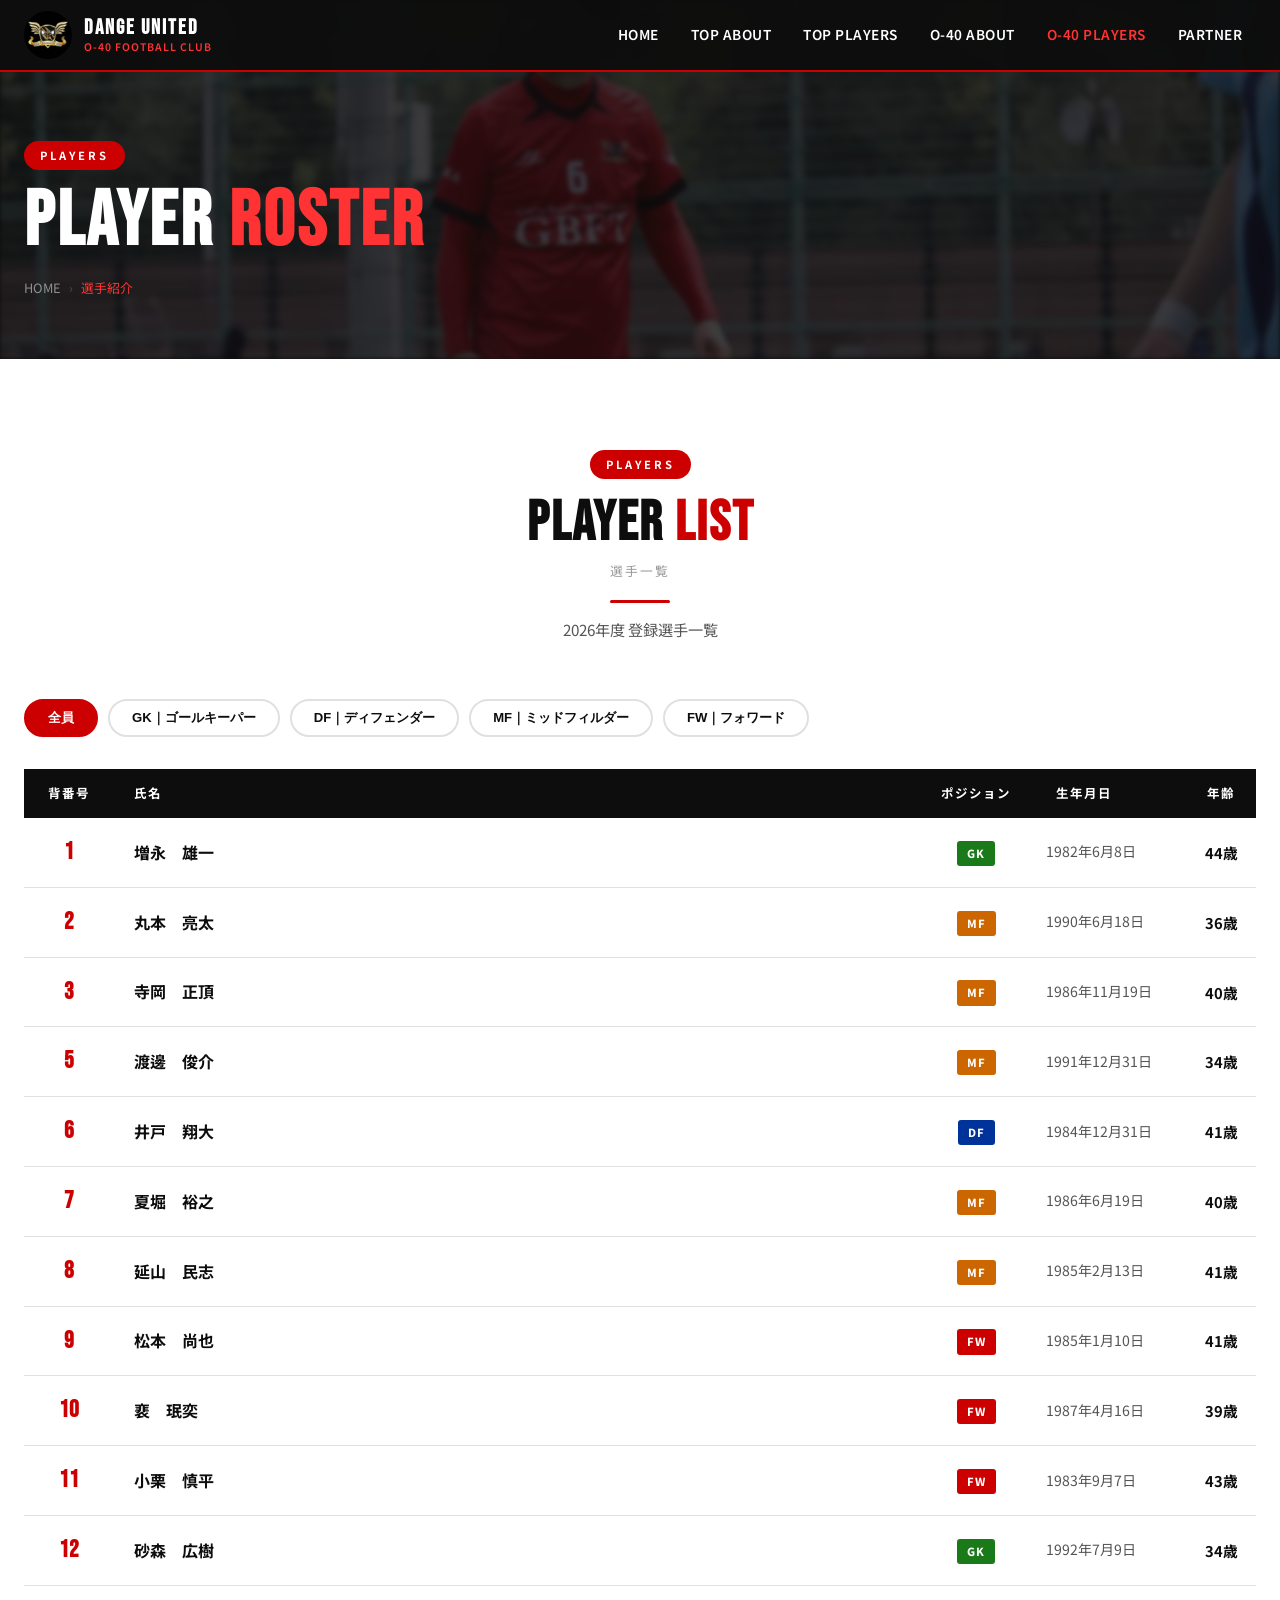
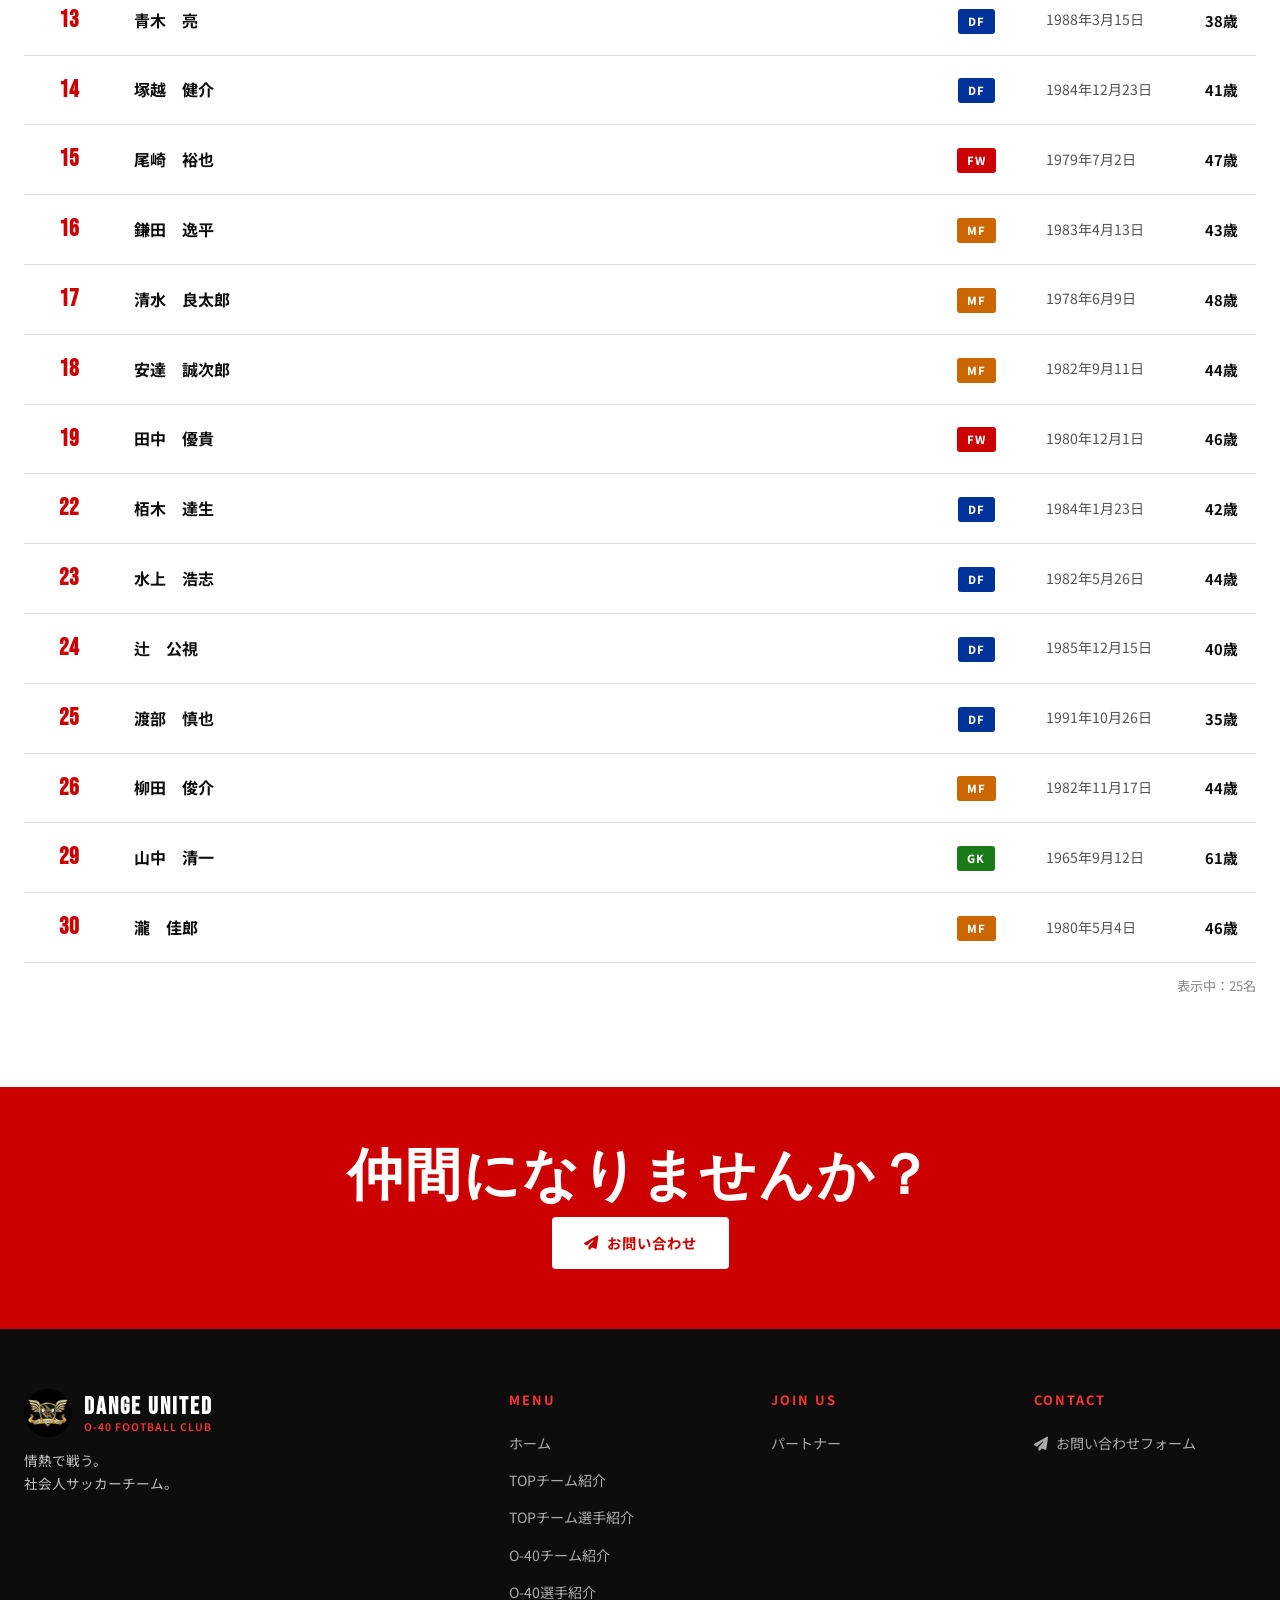
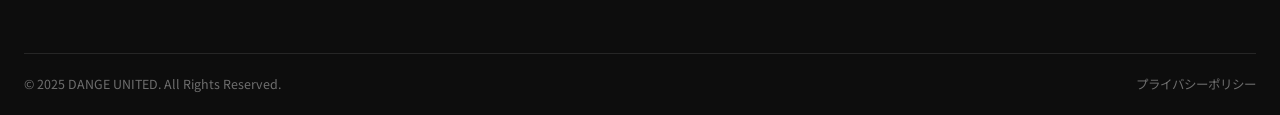
<file: players.html>
<!DOCTYPE html>
<html lang="ja">
<head>
  <meta charset="UTF-8">
  <meta name="viewport" content="width=device-width, initial-scale=1.0">
  <title>選手紹介 | DANGE UNITED O-40</title>
  <meta name="description" content="DANGE UNITED O-40の選手一覧ページです。">
  <link rel="preconnect" href="https://fonts.googleapis.com">
  <link href="https://fonts.googleapis.com/css2?family=Bebas+Neue&family=Noto+Sans+JP:wght@400;500;600;700;800&display=swap" rel="stylesheet">
  <link rel="stylesheet" href="https://cdn.jsdelivr.net/npm/@fortawesome/fontawesome-free@6.4.0/css/all.min.css">
  <link rel="stylesheet" href="css/style.css">
  <style>
    .pos-badge {
      display: inline-block;
      font-size: 0.7rem;
      font-weight: 800;
      letter-spacing: 1px;
      padding: 3px 10px;
      border-radius: 3px;
      min-width: 36px;
      text-align: center;
    }
    .pos-GK { background: #1a7a1a; color: #fff; }
    .pos-DF { background: #003399; color: #fff; }
    .pos-MF { background: #CC6600; color: #fff; }
    .pos-FW { background: var(--red); color: #fff; }

    .filter-bar {
      display: flex;
      gap: 10px;
      flex-wrap: wrap;
      margin-bottom: 32px;
    }
    .pos-filter {
      padding: 8px 22px;
      border-radius: 20px;
      border: 2px solid var(--gray-border);
      background: var(--white);
      font-size: 0.82rem;
      font-weight: 700;
      cursor: pointer;
      transition: var(--transition);
      color: var(--black);
    }
    .pos-filter:hover { border-color: var(--red); color: var(--red); }
    .pos-filter.active { background: var(--red); border-color: var(--red); color: var(--white); }

    .player-table {
      width: 100%;
      border-collapse: collapse;
      font-size: 0.92rem;
    }
    .player-table thead tr {
      background: var(--black);
      color: var(--white);
    }
    .player-table th {
      padding: 14px 20px;
      text-align: left;
      font-size: 0.78rem;
      font-weight: 700;
      letter-spacing: 2px;
      text-transform: uppercase;
    }
    .player-table tbody tr {
      border-bottom: 1px solid var(--gray-border);
      transition: var(--transition);
    }
    .player-table tbody tr:hover { background: #FFF5F5; }
    .player-table td { padding: 14px 20px; vertical-align: middle; }

    .num-cell {
      font-family: var(--font-en);
      font-size: 1.5rem;
      font-weight: 700;
      color: var(--red);
      text-align: center;
      width: 90px;
      white-space: nowrap;
    }
    .name-cell { font-weight: 700; font-size: 1rem; }
    .pos-cell  { text-align: center; padding-left: 10px !important; padding-right: 10px !important; width: 120px; }
    .birth-cell { color: #555; font-size: 0.88rem; }
    .age-cell { text-align: center; font-weight: 700; }
    .birth-cell, .age-cell { padding-left: 10px !important; padding-right: 10px !important; }
    th:nth-child(4), td.birth-cell { width: 150px; }
    th:nth-child(5), td.age-cell   { width: 70px; }

    @media (max-width: 640px) {
      .player-table thead { display: none; }
      .player-table tbody tr {
        display: grid;
        grid-template-columns: 56px 1fr auto;
        grid-template-rows: auto auto;
        padding: 12px 16px;
        gap: 2px 10px;
        align-items: center;
      }
      .player-table td { padding: 0; border: none; }
      .num-cell  { grid-row: 1 / 3; font-size: 1.8rem; }
      .name-cell { grid-column: 2; }
      .pos-cell  { grid-column: 3; grid-row: 1; text-align: right; }
      .birth-cell{ grid-column: 2; font-size: 0.78rem; color: #888; }
      .age-cell  { grid-column: 3; grid-row: 2; text-align: right; font-size: 0.78rem; color: #888; }
    }
  </style>
</head>
<body>

<header id="header">
  <div class="header-inner">
    <a href="index.html" class="logo">
      <div class="logo-icon"><img src="images/emblem.png" alt="DANGE UNITED エンブレム"></div>
      <div class="logo-text">
        <span class="logo-name">DANGE UNITED</span>
        <span class="logo-sub">O-40 Football Club</span>
      </div>
    </a>
    <nav class="nav-pc">
      <a href="index.html">HOME</a>
      <a href="topteam-about.html">TOP ABOUT</a>
      <a href="topteam-players.html">TOP PLAYERS</a>
      <a href="about.html">O-40 ABOUT</a>
      <a href="players.html">O-40 PLAYERS</a>
      <a href="sponsor.html">PARTNER</a>
    </nav>
    <button class="hamburger" aria-label="メニューを開く"><span></span><span></span><span></span></button>
  </div>
</header>
<nav class="nav-mobile">
  <a href="index.html"><i class="fas fa-home"></i> HOME</a>
  <a href="about.html"><i class="fas fa-users"></i> O-40 ABOUT チーム紹介</a>
  <a href="players.html"><i class="fas fa-user"></i> O-40 PLAYERS 選手紹介</a>
  <a href="topteam-about.html"><i class="fas fa-shield-alt"></i> TOP TEAM ABOUT</a>
  <a href="topteam-players.html"><i class="fas fa-futbol"></i> TOP TEAM PLAYERS</a>
  <a href="sponsor.html"><i class="fas fa-handshake"></i> PARTNER パートナー</a>
  <a href="contact.html"><i class="fas fa-envelope"></i> CONTACT お問い合わせ</a>
</nav>

<div class="page-header">
  <div class="page-header-bg" style="background-image:url('images/photo2.jpg');"></div>
  <div class="page-header-inner">
    <span class="page-header-tag">PLAYERS</span>
    <h1 class="page-header-title">PLAYER <span>ROSTER</span></h1>
    <nav class="breadcrumb">
      <a href="index.html">HOME</a><span class="sep">›</span><span class="current">選手紹介</span>
    </nav>
  </div>
</div>

<section class="section">
  <div class="section-inner">

    <div class="section-header fade-in">
      <span class="section-tag">PLAYERS</span>
      <h2 class="section-title">PLAYER <span>LIST</span></h2>
      <p style="font-size:0.8rem; color:#999; letter-spacing:2px; margin-top:6px;">選手一覧</p>
      <div class="divider"></div>
      <p class="section-desc">2026年度 登録選手一覧</p>
    </div>

    <!-- ポジションフィルター -->
    <div class="filter-bar fade-in">
      <button class="pos-filter active" data-pos="all">全員</button>
      <button class="pos-filter" data-pos="GK">GK｜ゴールキーパー</button>
      <button class="pos-filter" data-pos="DF">DF｜ディフェンダー</button>
      <button class="pos-filter" data-pos="MF">MF｜ミッドフィルダー</button>
      <button class="pos-filter" data-pos="FW">FW｜フォワード</button>
    </div>

    <!-- テーブル -->
    <div style="overflow-x:auto;" class="fade-in">
      <table class="player-table">
        <thead>
          <tr>
            <th style="text-align:center;">背番号</th>
            <th>氏名</th>
            <th style="text-align:center;">ポジション</th>
            <th>生年月日</th>
            <th style="text-align:center;">年齢</th>
          </tr>
        </thead>
        <tbody id="playerBody"></tbody>
      </table>
    </div>

    <div style="text-align:right; margin-top:12px; font-size:0.82rem; color:#888;" id="playerCount"></div>

  </div>
</section>

<section class="section section-red" style="padding:60px 24px;">
  <div class="section-inner" style="text-align:center;">
    <h2 class="section-title" style="color:var(--white);">仲間になりませんか？</h2>
    <a href="https://forms.gle/NVb9DyiLFACqmmQD9" target="_blank" rel="noopener" class="btn btn-white" style="margin-top:8px;"><i class="fas fa-paper-plane"></i> お問い合わせ</a>
  </div>
</section>

<footer id="footer">
  <div class="footer-inner">
    <div class="footer-top">
      <div class="footer-logo-area">
        <div class="logo">
          <div class="logo-icon"><img src="images/emblem.png" alt="DANGE UNITED エンブレム"></div>
          <div class="logo-text"><span class="logo-name">DANGE UNITED</span><span class="logo-sub">O-40 Football Club</span></div>
        </div>
        <p class="footer-tagline">情熱で戦う。<br>社会人サッカーチーム。</p>

      </div>
      <div><p class="footer-col-title">MENU</p><ul class="footer-links"><li><a href="index.html">ホーム</a></li><li><a href="topteam-about.html">TOPチーム紹介</a></li><li><a href="topteam-players.html">TOPチーム選手紹介</a></li><li><a href="about.html">O-40チーム紹介</a></li><li><a href="players.html">O-40選手紹介</a></li></ul></div>
      <div><p class="footer-col-title">JOIN US</p><ul class="footer-links"><li><a href="sponsor.html">パートナー</a></li></ul></div>
      <div><p class="footer-col-title">CONTACT</p><ul class="footer-links"><li><a href="https://forms.gle/4TWmZNjqBxyBbL576" target="_blank" rel="noopener"><i class="fas fa-paper-plane" style="width:16px; margin-right:6px;"></i>お問い合わせフォーム</a></li></ul></div>
    </div>
    <div class="footer-bottom">
      <p>&copy; 2025 DANGE UNITED. All Rights Reserved.</p>
      <div style="display:flex; gap:16px;"><a href="#">プライバシーポリシー</a></div>
    </div>
  </div>
</footer>

<script src="js/main.js"></script>
<script>
  const players = [
    { num:  1, name: "増永　雄一",   pos: "GK", birth: "1982/6/8"   },
    { num:  2, name: "丸本　亮太",   pos: "MF", birth: "1990/6/18"  },
    { num:  3, name: "寺岡　正頂",   pos: "MF", birth: "1986/11/19" },
    { num:  5, name: "渡邊　俊介",   pos: "MF", birth: "1991/12/31" },
    { num:  6, name: "井戸　翔大",   pos: "DF", birth: "1984/12/31" },
    { num:  7, name: "夏堀　裕之",   pos: "MF", birth: "1986/6/19"  },
    { num:  8, name: "延山　民志",   pos: "MF", birth: "1985/2/13"  },
    { num:  9, name: "松本　尚也",   pos: "FW", birth: "1985/1/10"  },
    { num: 10, name: "裵　珉奕",     pos: "FW", birth: "1987/4/16"  },
    { num: 11, name: "小栗　慎平",   pos: "FW", birth: "1983/9/7"   },
    { num: 12, name: "砂森　広樹",   pos: "GK", birth: "1992/7/9"   },
    { num: 13, name: "青木　亮",     pos: "DF", birth: "1988/3/15"  },
    { num: 14, name: "塚越　健介",   pos: "DF", birth: "1984/12/23" },
    { num: 15, name: "尾崎　裕也",   pos: "FW", birth: "1979/7/2"   },
    { num: 16, name: "鎌田　逸平",   pos: "MF", birth: "1983/4/13"  },
    { num: 17, name: "清水　良太郎", pos: "MF", birth: "1978/6/9"   },
    { num: 18, name: "安達　誠次郎", pos: "MF", birth: "1982/9/11"  },
    { num: 19, name: "田中　優貴",   pos: "FW", birth: "1980/12/1"  },
    { num: 22, name: "栢木　達生",   pos: "DF", birth: "1984/1/23"  },
    { num: 23, name: "水上　浩志",   pos: "DF", birth: "1982/5/26"  },
    { num: 24, name: "辻　公視",     pos: "DF", birth: "1985/12/15" },
    { num: 25, name: "渡部　慎也",   pos: "DF", birth: "1991/10/26" },
    { num: 26, name: "柳田　俊介",   pos: "MF", birth: "1982/11/17" },
    { num: 29, name: "山中　清一",   pos: "GK", birth: "1965/9/12"  },
    { num: 30, name: "瀧　佳郎",     pos: "MF", birth: "1980/5/4"   },
  ];

  function calcAge(birthStr) {
    const [y, m, d] = birthStr.split('/').map(Number);
    const today = new Date();
    let age = today.getFullYear() - y;
    if (today < new Date(today.getFullYear(), m - 1, d)) age--;
    return age;
  }

  function formatBirth(birthStr) {
    const [y, m, d] = birthStr.split('/').map(Number);
    return `${y}年${m}月${d}日`;
  }

  function renderPlayers(filter) {
    const tbody = document.getElementById('playerBody');
    const countEl = document.getElementById('playerCount');
    const list = filter === 'all' ? players : players.filter(p => p.pos === filter);

    tbody.innerHTML = list.map(p => `
      <tr>
        <td class="num-cell">${p.num}</td>
        <td class="name-cell">${p.name}</td>
        <td class="pos-cell"><span class="pos-badge pos-${p.pos}">${p.pos}</span></td>
        <td class="birth-cell">${formatBirth(p.birth)}</td>
        <td class="age-cell">${calcAge(p.birth)}歳</td>
      </tr>
    `).join('');

    countEl.textContent = `表示中：${list.length}名`;
  }

  renderPlayers('all');

  document.querySelectorAll('.pos-filter').forEach(btn => {
    btn.addEventListener('click', () => {
      document.querySelectorAll('.pos-filter').forEach(b => b.classList.remove('active'));
      btn.classList.add('active');
      renderPlayers(btn.dataset.pos);
    });
  });
</script>
</body>
</html>
</file>
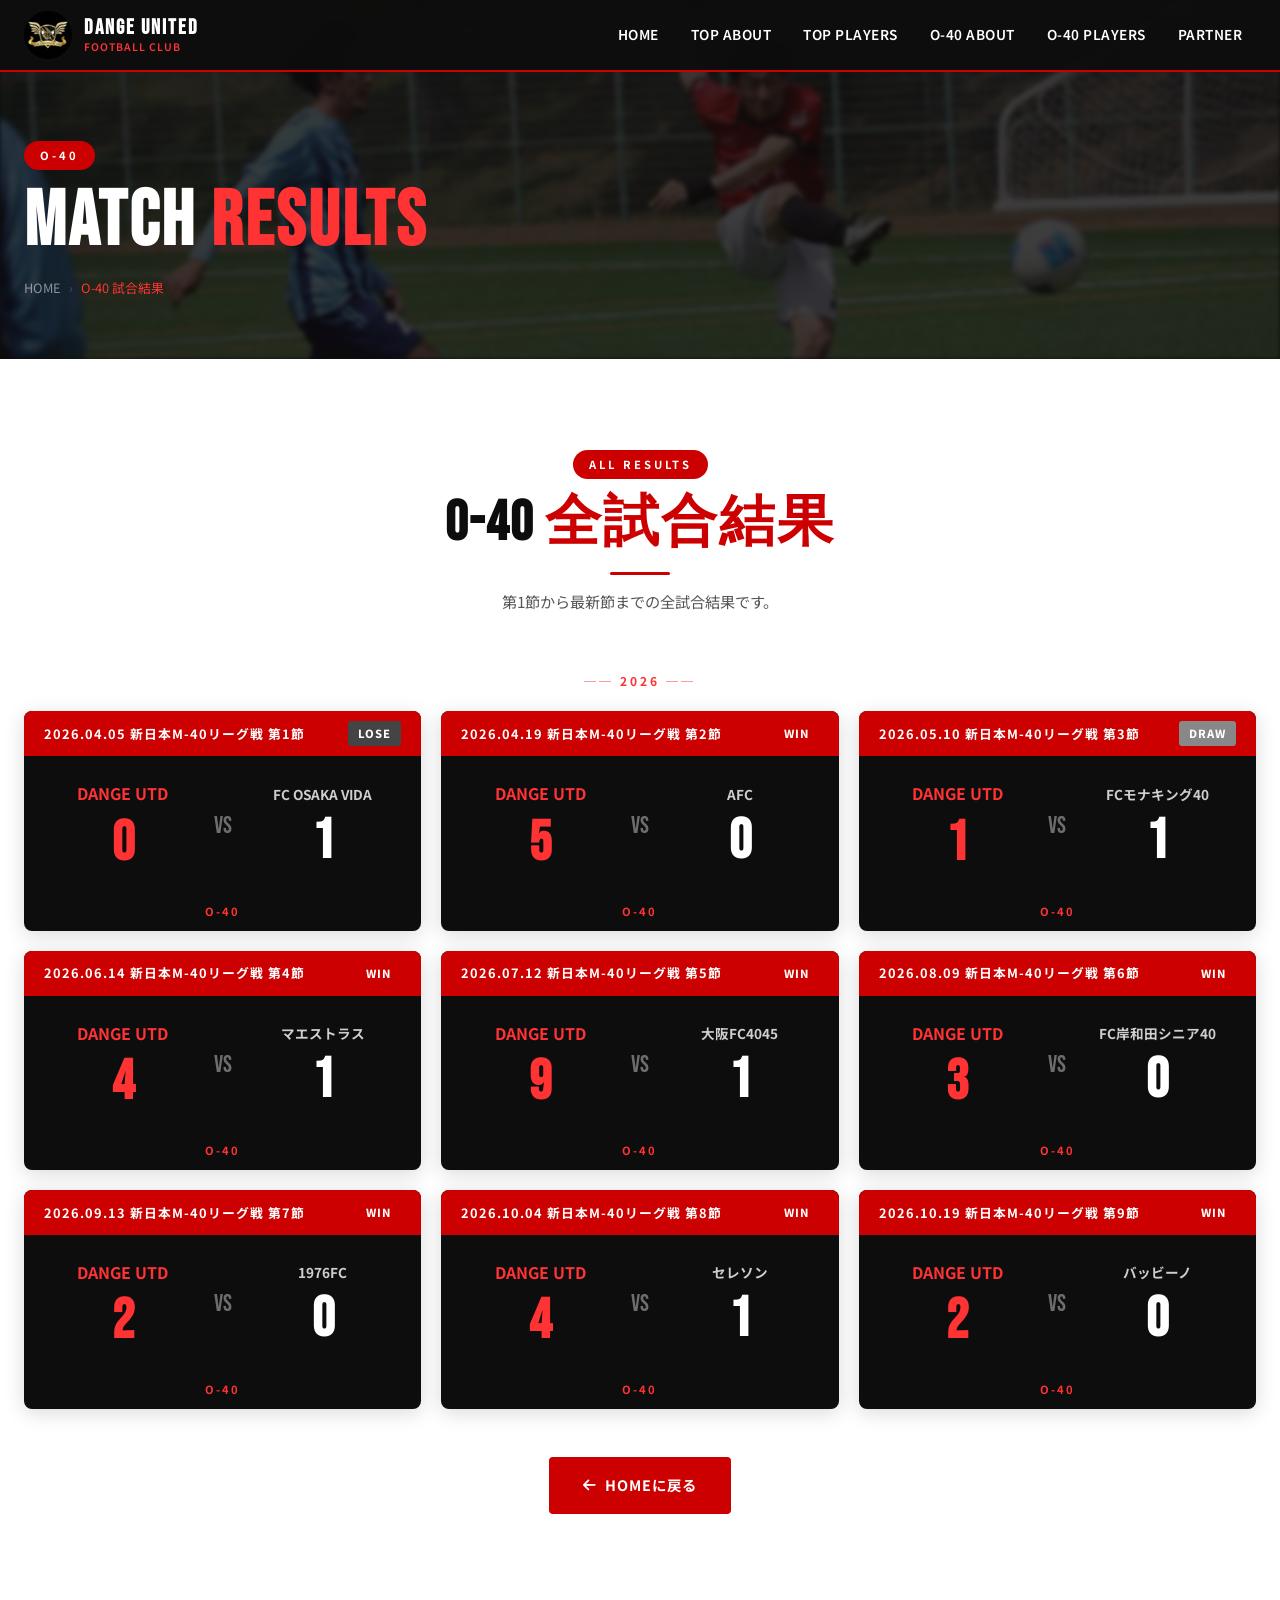
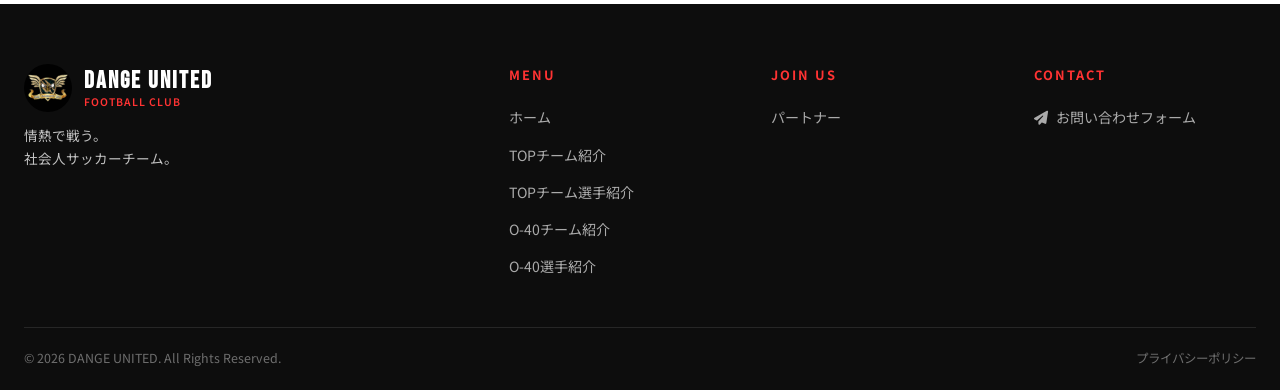
<file: results-o40.html>
<!DOCTYPE html>
<html lang="ja">
<head>
  <meta charset="UTF-8">
  <meta name="viewport" content="width=device-width, initial-scale=1.0">
  <title>O-40 試合結果 | DANGE UNITED</title>
  <meta name="description" content="DANGE UNITED O-40チームの全試合結果一覧です。">
  <link rel="preconnect" href="https://fonts.googleapis.com">
  <link href="https://fonts.googleapis.com/css2?family=Bebas+Neue&family=Noto+Sans+JP:wght@400;500;600;700;800&display=swap" rel="stylesheet">
  <link rel="stylesheet" href="https://cdn.jsdelivr.net/npm/@fortawesome/fontawesome-free@6.4.0/css/all.min.css">
  <link rel="stylesheet" href="css/style.css">
  <style>
    .result-year-label {
      font-size: 0.75rem;
      font-weight: 700;
      letter-spacing: 3px;
      color: var(--red-light);
      text-align: center;
      margin: 48px 0 20px;
      text-transform: uppercase;
    }
    .result-year-label:first-of-type {
      margin-top: 0;
    }
  </style>
</head>
<body>

<header id="header">
  <div class="header-inner">
    <a href="index.html" class="logo">
      <div class="logo-icon"><img src="images/emblem.png" alt="DANGE UNITED エンブレム"></div>
      <div class="logo-text">
        <span class="logo-name">DANGE UNITED</span>
        <span class="logo-sub">Football Club</span>
      </div>
    </a>
    <nav class="nav-pc">
      <a href="index.html">HOME</a>
      <a href="topteam-about.html">TOP ABOUT</a>
      <a href="topteam-players.html">TOP PLAYERS</a>
      <a href="about.html">O-40 ABOUT</a>
      <a href="players.html">O-40 PLAYERS</a>
      <a href="sponsor.html">PARTNER</a>
    </nav>
    <button class="hamburger" aria-label="メニューを開く"><span></span><span></span><span></span></button>
  </div>
</header>
<nav class="nav-mobile">
  <a href="index.html"><i class="fas fa-home"></i> HOME</a>
  <a href="topteam-about.html"><i class="fas fa-shield-alt"></i> TOP ABOUT</a>
  <a href="topteam-players.html"><i class="fas fa-futbol"></i> TOP TEAM PLAYERS</a>
  <a href="about.html"><i class="fas fa-users"></i> O-40 ABOUT</a>
  <a href="players.html"><i class="fas fa-user"></i> O-40 PLAYERS</a>
  <a href="sponsor.html"><i class="fas fa-handshake"></i> PARTNER パートナー</a>
  <a href="contact.html"><i class="fas fa-envelope"></i> CONTACT お問い合わせ</a>
</nav>

<div class="page-header">
  <div class="page-header-bg" style="background-image:url('images/photo7.jpg'); background-position:center 20%;"></div>
  <div class="page-header-inner">
    <span class="page-header-tag">O-40</span>
    <h1 class="page-header-title">MATCH <span>RESULTS</span></h1>
    <nav class="breadcrumb">
      <a href="index.html">HOME</a>
      <span class="sep">›</span>
      <span class="current">O-40 試合結果</span>
    </nav>
  </div>
</div>

<section class="section">
  <div class="section-inner">
    <div class="section-header fade-in">
      <span class="section-tag">ALL RESULTS</span>
      <h2 class="section-title">O-40 <span>全試合結果</span></h2>
      <div class="divider"></div>
      <p class="section-desc">第1節から最新節までの全試合結果です。</p>
    </div>

    <!-- 2026年 -->
    <p class="result-year-label fade-in">── 2026 ──</p>

    <div style="display:grid; grid-template-columns: repeat(3,1fr); gap:20px;" class="match-grid-responsive fade-in">

      <!-- 第1節 -->
      <div class="match-result-card">
        <div class="match-result-header">
          <span>2026.04.05 新日本M-40リーグ戦 第1節</span>
          <span class="result-badge L">LOSE</span>
        </div>
        <div class="match-result-body">
          <div class="match-team">
            <div class="match-team-name us">DANGE UTD</div>
            <div class="match-score us">0</div>
          </div>
          <div class="match-vs">VS</div>
          <div class="match-team">
            <div class="match-team-name">FC OSAKA VIDA</div>
            <div class="match-score">1</div>
          </div>
        </div>
        <div style="text-align:center; padding:6px 0 10px; font-size:0.7rem; font-weight:700; letter-spacing:2px; color:var(--red-light);">O-40</div>
      </div>

      <!-- 第2節 -->
      <div class="match-result-card">
        <div class="match-result-header">
          <span>2026.04.19 新日本M-40リーグ戦 第2節</span>
          <span class="result-badge W">WIN</span>
        </div>
        <div class="match-result-body">
          <div class="match-team">
            <div class="match-team-name us">DANGE UTD</div>
            <div class="match-score us">5</div>
          </div>
          <div class="match-vs">VS</div>
          <div class="match-team">
            <div class="match-team-name">AFC</div>
            <div class="match-score">0</div>
          </div>
        </div>
        <div style="text-align:center; padding:6px 0 10px; font-size:0.7rem; font-weight:700; letter-spacing:2px; color:var(--red-light);">O-40</div>
      </div>

      <!-- 第3節 -->
      <div class="match-result-card">
        <div class="match-result-header">
          <span>2026.05.10 新日本M-40リーグ戦 第3節</span>
          <span class="result-badge D">DRAW</span>
        </div>
        <div class="match-result-body">
          <div class="match-team">
            <div class="match-team-name us">DANGE UTD</div>
            <div class="match-score us">1</div>
          </div>
          <div class="match-vs">VS</div>
          <div class="match-team">
            <div class="match-team-name">FCモナキング40</div>
            <div class="match-score">1</div>
          </div>
        </div>
        <div style="text-align:center; padding:6px 0 10px; font-size:0.7rem; font-weight:700; letter-spacing:2px; color:var(--red-light);">O-40</div>
      </div>

      <!-- 第4節 -->
      <div class="match-result-card">
        <div class="match-result-header">
          <span>2026.06.14 新日本M-40リーグ戦 第4節</span>
          <span class="result-badge W">WIN</span>
        </div>
        <div class="match-result-body">
          <div class="match-team">
            <div class="match-team-name us">DANGE UTD</div>
            <div class="match-score us">4</div>
          </div>
          <div class="match-vs">VS</div>
          <div class="match-team">
            <div class="match-team-name">マエストラス</div>
            <div class="match-score">1</div>
          </div>
        </div>
        <div style="text-align:center; padding:6px 0 10px; font-size:0.7rem; font-weight:700; letter-spacing:2px; color:var(--red-light);">O-40</div>
      </div>

      <!-- 第5節 -->
      <div class="match-result-card">
        <div class="match-result-header">
          <span>2026.07.12 新日本M-40リーグ戦 第5節</span>
          <span class="result-badge W">WIN</span>
        </div>
        <div class="match-result-body">
          <div class="match-team">
            <div class="match-team-name us">DANGE UTD</div>
            <div class="match-score us">9</div>
          </div>
          <div class="match-vs">VS</div>
          <div class="match-team">
            <div class="match-team-name">大阪FC4045</div>
            <div class="match-score">1</div>
          </div>
        </div>
        <div style="text-align:center; padding:6px 0 10px; font-size:0.7rem; font-weight:700; letter-spacing:2px; color:var(--red-light);">O-40</div>
      </div>

      <!-- 第6節 -->
      <div class="match-result-card">
        <div class="match-result-header">
          <span>2026.08.09 新日本M-40リーグ戦 第6節</span>
          <span class="result-badge W">WIN</span>
        </div>
        <div class="match-result-body">
          <div class="match-team">
            <div class="match-team-name us">DANGE UTD</div>
            <div class="match-score us">3</div>
          </div>
          <div class="match-vs">VS</div>
          <div class="match-team">
            <div class="match-team-name">FC岸和田シニア40</div>
            <div class="match-score">0</div>
          </div>
        </div>
        <div style="text-align:center; padding:6px 0 10px; font-size:0.7rem; font-weight:700; letter-spacing:2px; color:var(--red-light);">O-40</div>
      </div>

      <!-- 第7節 -->
      <div class="match-result-card">
        <div class="match-result-header">
          <span>2026.09.13 新日本M-40リーグ戦 第7節</span>
          <span class="result-badge W">WIN</span>
        </div>
        <div class="match-result-body">
          <div class="match-team">
            <div class="match-team-name us">DANGE UTD</div>
            <div class="match-score us">2</div>
          </div>
          <div class="match-vs">VS</div>
          <div class="match-team">
            <div class="match-team-name">1976FC</div>
            <div class="match-score">0</div>
          </div>
        </div>
        <div style="text-align:center; padding:6px 0 10px; font-size:0.7rem; font-weight:700; letter-spacing:2px; color:var(--red-light);">O-40</div>
      </div>

      <!-- 第8節 -->
      <div class="match-result-card">
        <div class="match-result-header">
          <span>2026.10.04 新日本M-40リーグ戦 第8節</span>
          <span class="result-badge W">WIN</span>
        </div>
        <div class="match-result-body">
          <div class="match-team">
            <div class="match-team-name us">DANGE UTD</div>
            <div class="match-score us">4</div>
          </div>
          <div class="match-vs">VS</div>
          <div class="match-team">
            <div class="match-team-name">セレソン</div>
            <div class="match-score">1</div>
          </div>
        </div>
        <div style="text-align:center; padding:6px 0 10px; font-size:0.7rem; font-weight:700; letter-spacing:2px; color:var(--red-light);">O-40</div>
      </div>

      <!-- 第9節 -->
      <div class="match-result-card">
        <div class="match-result-header">
          <span>2026.10.19 新日本M-40リーグ戦 第9節</span>
          <span class="result-badge W">WIN</span>
        </div>
        <div class="match-result-body">
          <div class="match-team">
            <div class="match-team-name us">DANGE UTD</div>
            <div class="match-score us">2</div>
          </div>
          <div class="match-vs">VS</div>
          <div class="match-team">
            <div class="match-team-name">バッビーノ</div>
            <div class="match-score">0</div>
          </div>
        </div>
        <div style="text-align:center; padding:6px 0 10px; font-size:0.7rem; font-weight:700; letter-spacing:2px; color:var(--red-light);">O-40</div>
      </div>

    </div>

    <!-- 戻るボタン -->
    <div style="text-align:center; margin-top:48px;" class="fade-in">
      <a href="index.html" class="btn btn-outline"><i class="fas fa-arrow-left"></i> HOMEに戻る</a>
    </div>

  </div>
</section>

<footer id="footer">
  <div class="footer-inner">
    <div class="footer-top">
      <div class="footer-logo-area">
        <div class="logo">
          <div class="logo-icon"><img src="images/emblem.png" alt="DANGE UNITED エンブレム"></div>
          <div class="logo-text"><span class="logo-name">DANGE UNITED</span><span class="logo-sub">Football Club</span></div>
        </div>
        <p class="footer-tagline">情熱で戦う。<br>社会人サッカーチーム。</p>
      </div>
      <div><p class="footer-col-title">MENU</p><ul class="footer-links"><li><a href="index.html">ホーム</a></li><li><a href="topteam-about.html">TOPチーム紹介</a></li><li><a href="topteam-players.html">TOPチーム選手紹介</a></li><li><a href="about.html">O-40チーム紹介</a></li><li><a href="players.html">O-40選手紹介</a></li></ul></div>
      <div><p class="footer-col-title">JOIN US</p><ul class="footer-links"><li><a href="sponsor.html">パートナー</a></li></ul></div>
      <div><p class="footer-col-title">CONTACT</p><ul class="footer-links"><li><a href="https://forms.gle/4TWmZNjqBxyBbL576" target="_blank" rel="noopener"><i class="fas fa-paper-plane" style="width:16px; margin-right:6px;"></i>お問い合わせフォーム</a></li></ul></div>
    </div>
    <div class="footer-bottom"><p>&copy; 2026 DANGE UNITED. All Rights Reserved.</p><div style="display:flex; gap:16px;"><a href="#">プライバシーポリシー</a></div></div>
  </div>
</footer>

<script src="js/main.js"></script>
</body>
</html>
</file>
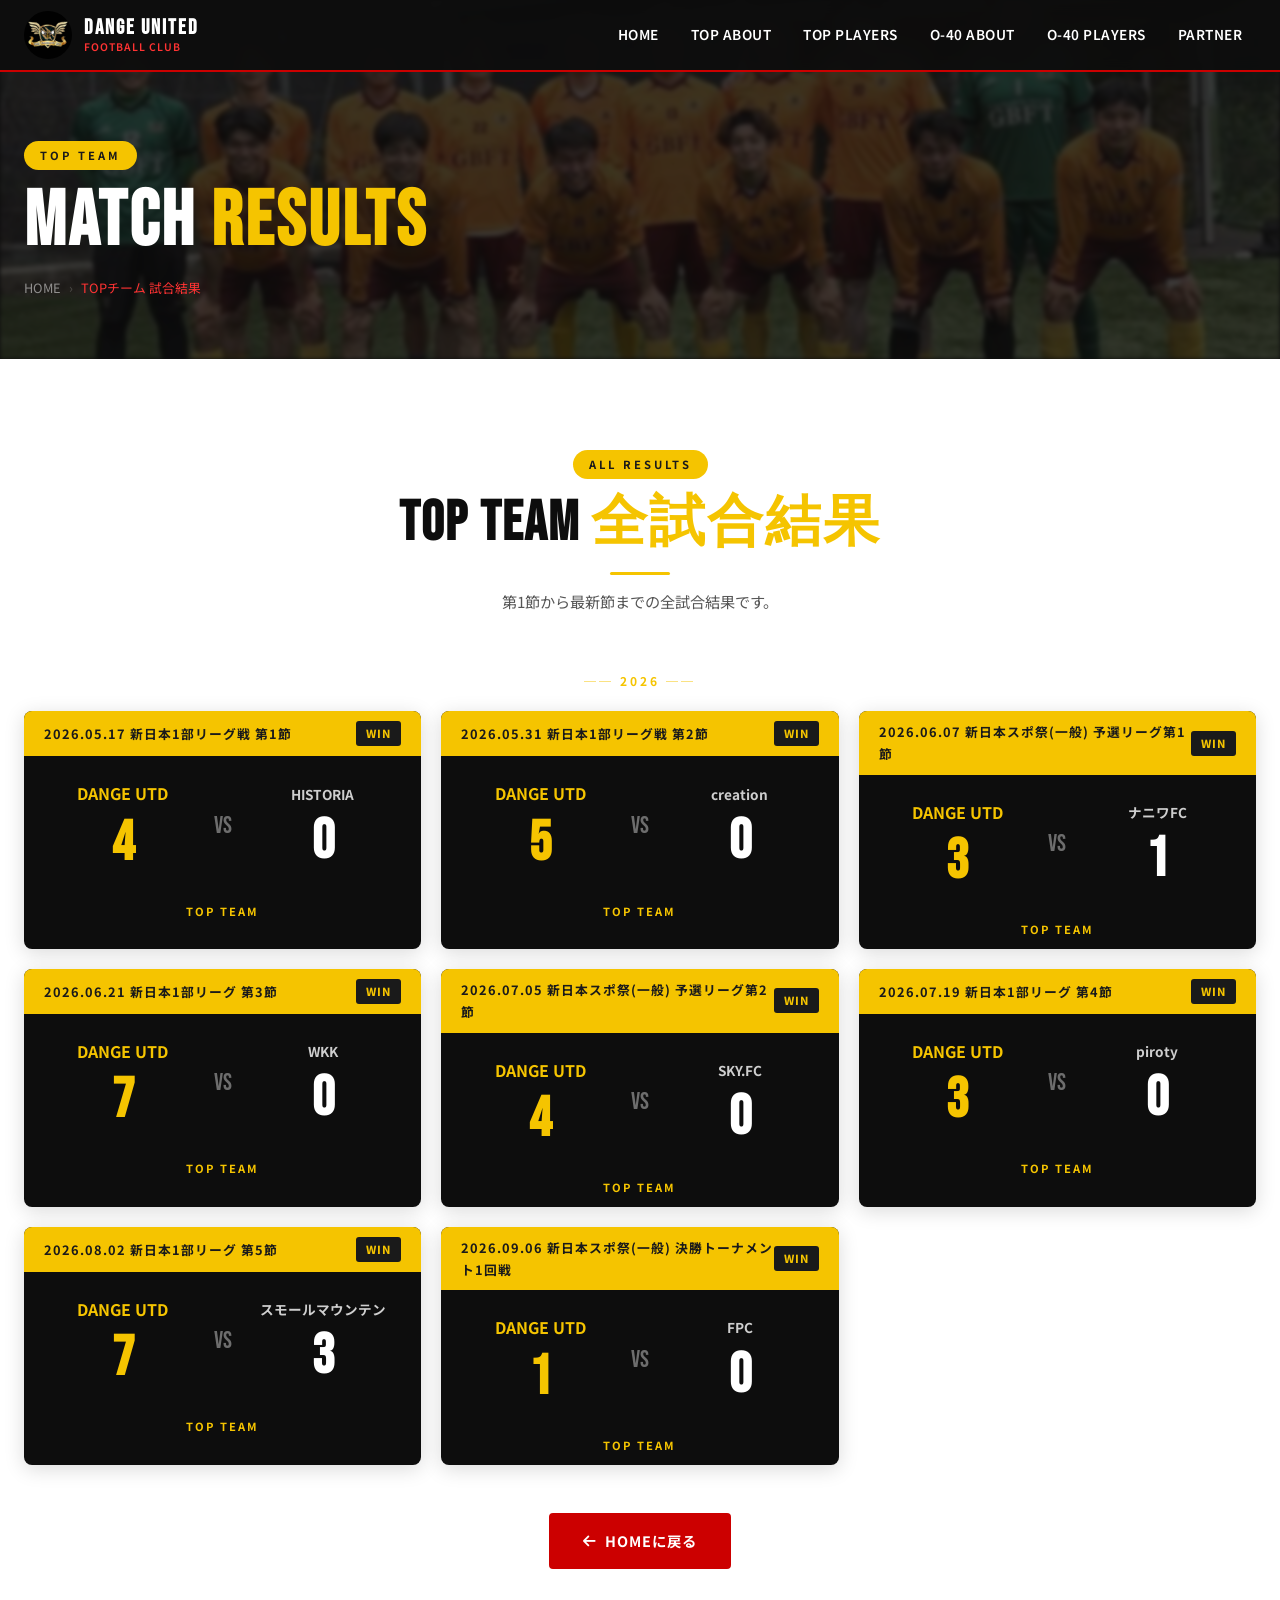
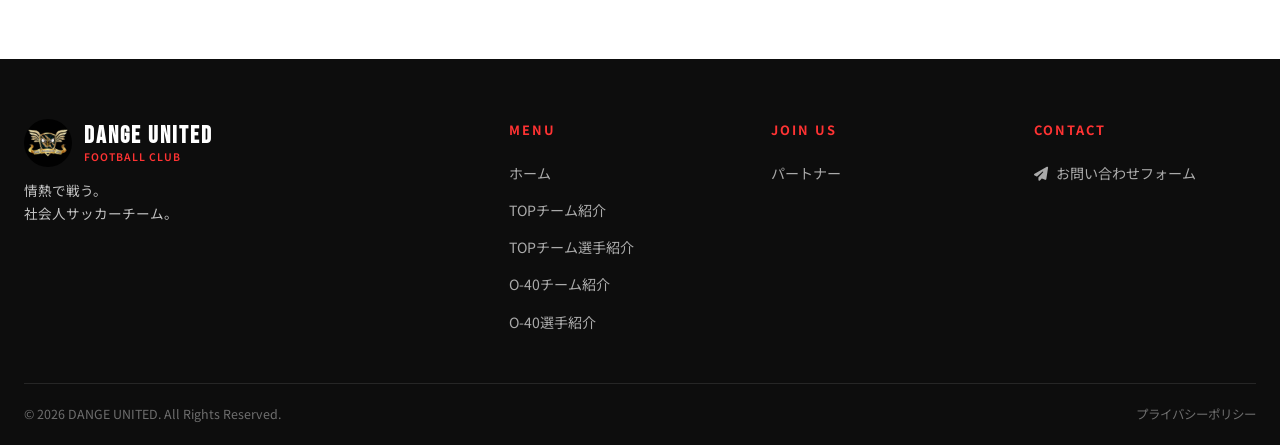
<file: results-top.html>
<!DOCTYPE html>
<html lang="ja">
<head>
  <meta charset="UTF-8">
  <meta name="viewport" content="width=device-width, initial-scale=1.0">
  <title>TOP TEAM 試合結果 | DANGE UNITED</title>
  <meta name="description" content="DANGE UNITED トップチームの全試合結果一覧です。">
  <link rel="preconnect" href="https://fonts.googleapis.com">
  <link href="https://fonts.googleapis.com/css2?family=Bebas+Neue&family=Noto+Sans+JP:wght@400;500;600;700;800&display=swap" rel="stylesheet">
  <link rel="stylesheet" href="https://cdn.jsdelivr.net/npm/@fortawesome/fontawesome-free@6.4.0/css/all.min.css">
  <link rel="stylesheet" href="css/style.css">
  <style>
    .result-year-label {
      font-size: 0.75rem;
      font-weight: 700;
      letter-spacing: 3px;
      color: #F5C400;
      text-align: center;
      margin: 48px 0 20px;
      text-transform: uppercase;
    }
    .result-year-label:first-of-type {
      margin-top: 0;
    }
  </style>
</head>
<body>

<header id="header">
  <div class="header-inner">
    <a href="index.html" class="logo">
      <div class="logo-icon"><img src="images/emblem.png" alt="DANGE UNITED エンブレム"></div>
      <div class="logo-text">
        <span class="logo-name">DANGE UNITED</span>
        <span class="logo-sub">Football Club</span>
      </div>
    </a>
    <nav class="nav-pc">
      <a href="index.html">HOME</a>
      <a href="topteam-about.html">TOP ABOUT</a>
      <a href="topteam-players.html">TOP PLAYERS</a>
      <a href="about.html">O-40 ABOUT</a>
      <a href="players.html">O-40 PLAYERS</a>
      <a href="sponsor.html">PARTNER</a>
    </nav>
    <button class="hamburger" aria-label="メニューを開く"><span></span><span></span><span></span></button>
  </div>
</header>
<nav class="nav-mobile">
  <a href="index.html"><i class="fas fa-home"></i> HOME</a>
  <a href="topteam-about.html"><i class="fas fa-shield-alt"></i> TOP ABOUT</a>
  <a href="topteam-players.html"><i class="fas fa-futbol"></i> TOP TEAM PLAYERS</a>
  <a href="about.html"><i class="fas fa-users"></i> O-40 ABOUT</a>
  <a href="players.html"><i class="fas fa-user"></i> O-40 PLAYERS</a>
  <a href="sponsor.html"><i class="fas fa-handshake"></i> PARTNER パートナー</a>
  <a href="contact.html"><i class="fas fa-envelope"></i> CONTACT お問い合わせ</a>
</nav>

<div class="page-header">
  <div class="page-header-bg" style="background-image:url('images/photo-top4.jpg');"></div>
  <div class="page-header-inner">
    <span class="page-header-tag" style="background:#F5C400; color:#1a1a1a;">TOP TEAM</span>
    <h1 class="page-header-title">MATCH <span style="color:#F5C400;">RESULTS</span></h1>
    <nav class="breadcrumb">
      <a href="index.html">HOME</a>
      <span class="sep">›</span>
      <span class="current">TOPチーム 試合結果</span>
    </nav>
  </div>
</div>

<section class="section">
  <div class="section-inner">
    <div class="section-header fade-in">
      <span class="section-tag" style="background:#F5C400; color:#1a1a1a;">ALL RESULTS</span>
      <h2 class="section-title">TOP TEAM <span style="color:#F5C400;">全試合結果</span></h2>
      <div class="divider" style="background:#F5C400;"></div>
      <p class="section-desc">第1節から最新節までの全試合結果です。</p>
    </div>

    <!-- 2026年 -->
    <p class="result-year-label fade-in">── 2026 ──</p>

    <div style="display:grid; grid-template-columns: repeat(3,1fr); gap:20px;" class="match-grid-responsive fade-in">

      <!-- 第1節 -->
      <div class="match-result-card top-team">
        <div class="match-result-header">
          <span>2026.05.17 新日本1部リーグ戦 第1節</span>
          <span class="result-badge W">WIN</span>
        </div>
        <div class="match-result-body">
          <div class="match-team">
            <div class="match-team-name us">DANGE UTD</div>
            <div class="match-score us">4</div>
          </div>
          <div class="match-vs">VS</div>
          <div class="match-team">
            <div class="match-team-name">HISTORIA</div>
            <div class="match-score">0</div>
          </div>
        </div>
        <div style="text-align:center; padding:6px 0 10px; font-size:0.7rem; font-weight:700; letter-spacing:2px; color:#F5C400;">TOP TEAM</div>
      </div>

      <!-- 第2節 -->
      <div class="match-result-card top-team">
        <div class="match-result-header">
          <span>2026.05.31 新日本1部リーグ戦 第2節</span>
          <span class="result-badge W">WIN</span>
        </div>
        <div class="match-result-body">
          <div class="match-team">
            <div class="match-team-name us">DANGE UTD</div>
            <div class="match-score us">5</div>
          </div>
          <div class="match-vs">VS</div>
          <div class="match-team">
            <div class="match-team-name">creation</div>
            <div class="match-score">0</div>
          </div>
        </div>
        <div style="text-align:center; padding:6px 0 10px; font-size:0.7rem; font-weight:700; letter-spacing:2px; color:#F5C400;">TOP TEAM</div>
      </div>

      <!-- スポ祭 予選第1節 -->
      <div class="match-result-card top-team">
        <div class="match-result-header">
          <span>2026.06.07 新日本スポ祭(一般) 予選リーグ第1節</span>
          <span class="result-badge W">WIN</span>
        </div>
        <div class="match-result-body">
          <div class="match-team">
            <div class="match-team-name us">DANGE UTD</div>
            <div class="match-score us">3</div>
          </div>
          <div class="match-vs">VS</div>
          <div class="match-team">
            <div class="match-team-name">ナニワFC</div>
            <div class="match-score">1</div>
          </div>
        </div>
        <div style="text-align:center; padding:6px 0 10px; font-size:0.7rem; font-weight:700; letter-spacing:2px; color:#F5C400;">TOP TEAM</div>
      </div>

      <!-- 第3節 -->
      <div class="match-result-card top-team">
        <div class="match-result-header">
          <span>2026.06.21 新日本1部リーグ 第3節</span>
          <span class="result-badge W">WIN</span>
        </div>
        <div class="match-result-body">
          <div class="match-team">
            <div class="match-team-name us">DANGE UTD</div>
            <div class="match-score us">7</div>
          </div>
          <div class="match-vs">VS</div>
          <div class="match-team">
            <div class="match-team-name">WKK</div>
            <div class="match-score">0</div>
          </div>
        </div>
        <div style="text-align:center; padding:6px 0 10px; font-size:0.7rem; font-weight:700; letter-spacing:2px; color:#F5C400;">TOP TEAM</div>
      </div>

      <!-- スポ祭 予選第2節 -->
      <div class="match-result-card top-team">
        <div class="match-result-header">
          <span>2026.07.05 新日本スポ祭(一般) 予選リーグ第2節</span>
          <span class="result-badge W">WIN</span>
        </div>
        <div class="match-result-body">
          <div class="match-team">
            <div class="match-team-name us">DANGE UTD</div>
            <div class="match-score us">4</div>
          </div>
          <div class="match-vs">VS</div>
          <div class="match-team">
            <div class="match-team-name">SKY.FC</div>
            <div class="match-score">0</div>
          </div>
        </div>
        <div style="text-align:center; padding:6px 0 10px; font-size:0.7rem; font-weight:700; letter-spacing:2px; color:#F5C400;">TOP TEAM</div>
      </div>

      <!-- 第4節 -->
      <div class="match-result-card top-team">
        <div class="match-result-header">
          <span>2026.07.19 新日本1部リーグ 第4節</span>
          <span class="result-badge W">WIN</span>
        </div>
        <div class="match-result-body">
          <div class="match-team">
            <div class="match-team-name us">DANGE UTD</div>
            <div class="match-score us">3</div>
          </div>
          <div class="match-vs">VS</div>
          <div class="match-team">
            <div class="match-team-name">piroty</div>
            <div class="match-score">0</div>
          </div>
        </div>
        <div style="text-align:center; padding:6px 0 10px; font-size:0.7rem; font-weight:700; letter-spacing:2px; color:#F5C400;">TOP TEAM</div>
      </div>

      <!-- 第5節 -->
      <div class="match-result-card top-team">
        <div class="match-result-header">
          <span>2026.08.02 新日本1部リーグ 第5節</span>
          <span class="result-badge W">WIN</span>
        </div>
        <div class="match-result-body">
          <div class="match-team">
            <div class="match-team-name us">DANGE UTD</div>
            <div class="match-score us">7</div>
          </div>
          <div class="match-vs">VS</div>
          <div class="match-team">
            <div class="match-team-name">スモールマウンテン</div>
            <div class="match-score">3</div>
          </div>
        </div>
        <div style="text-align:center; padding:6px 0 10px; font-size:0.7rem; font-weight:700; letter-spacing:2px; color:#F5C400;">TOP TEAM</div>
      </div>

      <!-- スポ祭 決勝トーナメント1回戦 -->
      <div class="match-result-card top-team">
        <div class="match-result-header">
          <span>2026.09.06 新日本スポ祭(一般) 決勝トーナメント1回戦</span>
          <span class="result-badge W">WIN</span>
        </div>
        <div class="match-result-body">
          <div class="match-team">
            <div class="match-team-name us">DANGE UTD</div>
            <div class="match-score us">1</div>
          </div>
          <div class="match-vs">VS</div>
          <div class="match-team">
            <div class="match-team-name">FPC</div>
            <div class="match-score">0</div>
          </div>
        </div>
        <div style="text-align:center; padding:6px 0 10px; font-size:0.7rem; font-weight:700; letter-spacing:2px; color:#F5C400;">TOP TEAM</div>
      </div>

    </div>

    <!-- 戻るボタン -->
    <div style="text-align:center; margin-top:48px;" class="fade-in">
      <a href="index.html" class="btn btn-outline"><i class="fas fa-arrow-left"></i> HOMEに戻る</a>
    </div>

  </div>
</section>

<footer id="footer">
  <div class="footer-inner">
    <div class="footer-top">
      <div class="footer-logo-area">
        <div class="logo">
          <div class="logo-icon"><img src="images/emblem.png" alt="DANGE UNITED エンブレム"></div>
          <div class="logo-text"><span class="logo-name">DANGE UNITED</span><span class="logo-sub">Football Club</span></div>
        </div>
        <p class="footer-tagline">情熱で戦う。<br>社会人サッカーチーム。</p>
      </div>
      <div><p class="footer-col-title">MENU</p><ul class="footer-links"><li><a href="index.html">ホーム</a></li><li><a href="topteam-about.html">TOPチーム紹介</a></li><li><a href="topteam-players.html">TOPチーム選手紹介</a></li><li><a href="about.html">O-40チーム紹介</a></li><li><a href="players.html">O-40選手紹介</a></li></ul></div>
      <div><p class="footer-col-title">JOIN US</p><ul class="footer-links"><li><a href="sponsor.html">パートナー</a></li></ul></div>
      <div><p class="footer-col-title">CONTACT</p><ul class="footer-links"><li><a href="https://forms.gle/4TWmZNjqBxyBbL576" target="_blank" rel="noopener"><i class="fas fa-paper-plane" style="width:16px; margin-right:6px;"></i>お問い合わせフォーム</a></li></ul></div>
    </div>
    <div class="footer-bottom"><p>&copy; 2026 DANGE UNITED. All Rights Reserved.</p><div style="display:flex; gap:16px;"><a href="#">プライバシーポリシー</a></div></div>
  </div>
</footer>

<script src="js/main.js"></script>
</body>
</html>
</file>
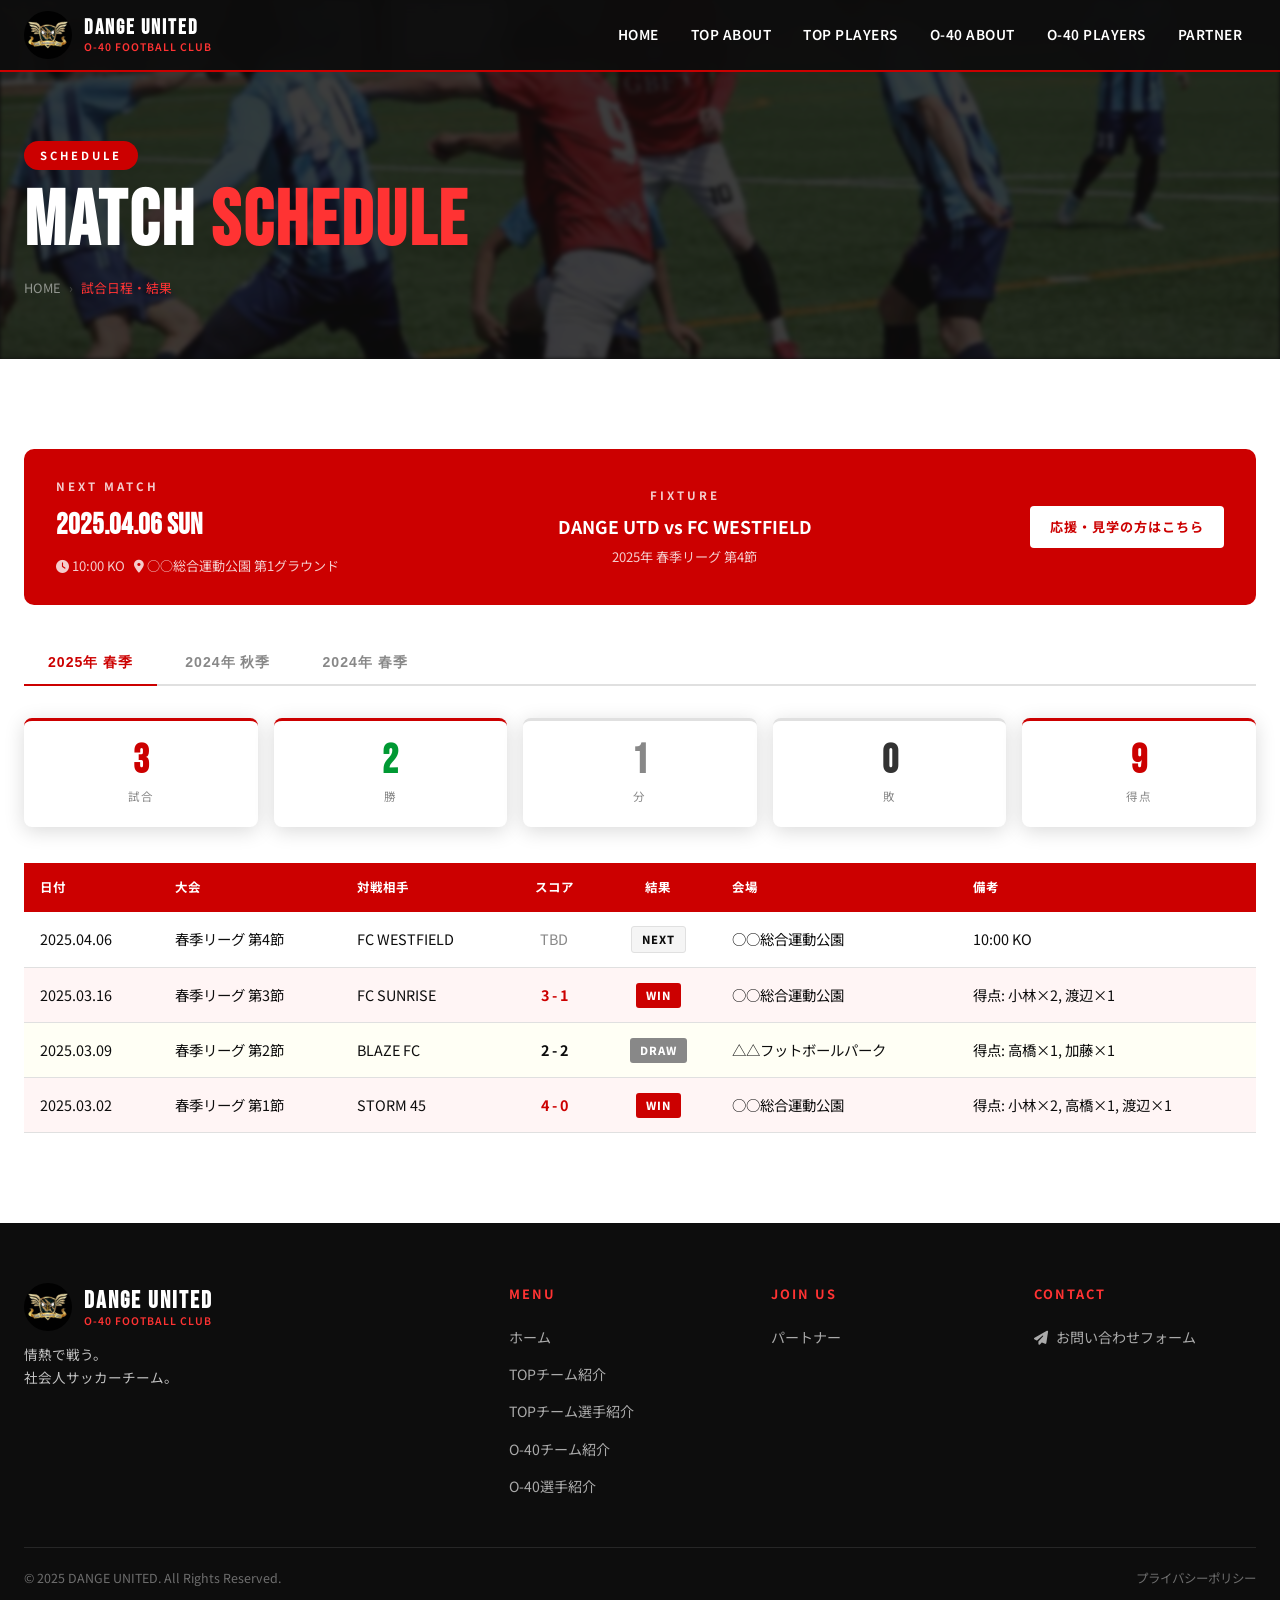
<file: schedule.html>
<!DOCTYPE html>
<html lang="ja">
<head>
  <meta charset="UTF-8">
  <meta name="viewport" content="width=device-width, initial-scale=1.0">
  <title>試合日程・結果 | DANGE UNITED O-40</title>
  <meta name="description" content="DANGE UNITED O-40の試合日程・結果一覧です。">
  <link rel="preconnect" href="https://fonts.googleapis.com">
  <link href="https://fonts.googleapis.com/css2?family=Bebas+Neue&family=Noto+Sans+JP:wght@400;500;600;700;800&display=swap" rel="stylesheet">
  <link rel="stylesheet" href="https://cdn.jsdelivr.net/npm/@fortawesome/fontawesome-free@6.4.0/css/all.min.css">
  <link rel="stylesheet" href="css/style.css">
  <style>
    /* タブ */
    .tab-nav {
      display: flex;
      gap: 4px;
      margin-bottom: 32px;
      border-bottom: 2px solid var(--gray-border);
      flex-wrap: wrap;
    }
    .tab-btn {
      background: none;
      border: none;
      padding: 12px 24px;
      font-size: 0.88rem;
      font-weight: 700;
      cursor: pointer;
      color: #888;
      letter-spacing: 1px;
      border-bottom: 2px solid transparent;
      margin-bottom: -2px;
      transition: var(--transition);
    }
    .tab-btn:hover { color: var(--black); }
    .tab-btn.active { color: var(--red); border-bottom-color: var(--red); }
    .tab-panel { display: none; }
    .tab-panel.active { display: block; }

    /* シーズン成績 */
    .season-summary {
      display: grid;
      grid-template-columns: repeat(5,1fr);
      gap: 16px;
      margin-bottom: 36px;
    }
    .season-stat {
      background: var(--white);
      border-radius: 8px;
      padding: 20px 16px;
      text-align: center;
      box-shadow: var(--shadow);
      border-top: 3px solid var(--gray-border);
    }
    .season-stat.highlighted { border-top-color: var(--red); }
    .season-stat .val {
      font-family: var(--font-en);
      font-size: 2.5rem;
      font-weight: 700;
      color: var(--black);
      line-height: 1;
    }
    .season-stat.highlighted .val { color: var(--red); }
    .season-stat .lbl { font-size: 0.72rem; color: #888; margin-top: 6px; letter-spacing: 1px; }

    /* 次の試合 */
    .next-match {
      background: var(--red);
      color: var(--white);
      border-radius: 10px;
      padding: 28px 32px;
      display: flex;
      align-items: center;
      justify-content: space-between;
      gap: 24px;
      margin-bottom: 36px;
      flex-wrap: wrap;
    }
    .next-match-label {
      font-size: 0.72rem;
      font-weight: 700;
      letter-spacing: 3px;
      text-transform: uppercase;
      opacity: 0.8;
      margin-bottom: 6px;
    }
    .next-match-date {
      font-family: var(--font-en);
      font-size: 1.8rem;
      font-weight: 700;
    }
    .next-match-vs {
      text-align: center;
    }
    .next-match-teams {
      font-size: 1.1rem;
      font-weight: 700;
    }
    .next-match-info {
      font-size: 0.82rem;
      opacity: 0.8;
      margin-top: 4px;
    }

    @media (max-width: 640px) {
      .season-summary { grid-template-columns: repeat(3,1fr); }
    }
  </style>
</head>
<body>

<header id="header">
  <div class="header-inner">
    <a href="index.html" class="logo"><div class="logo-icon"><img src="images/emblem.png" alt="DANGE UNITED エンブレム"></div><div class="logo-text"><span class="logo-name">DANGE UNITED</span><span class="logo-sub">O-40 Football Club</span></div></a>
    <nav class="nav-pc">
      <a href="index.html">HOME</a><a href="topteam-about.html">TOP ABOUT</a><a href="topteam-players.html">TOP PLAYERS</a><a href="about.html">O-40 ABOUT</a><a href="players.html">O-40 PLAYERS</a><a href="sponsor.html">PARTNER</a>
    </nav>
    <button class="hamburger" aria-label="メニューを開く"><span></span><span></span><span></span></button>
  </div>
</header>
<nav class="nav-mobile">
  <a href="index.html"><i class="fas fa-home"></i> HOME</a>
  <a href="about.html"><i class="fas fa-users"></i> O-40 ABOUT チーム紹介</a>
  <a href="players.html"><i class="fas fa-user"></i> O-40 PLAYERS 選手紹介</a>
  <a href="topteam-about.html"><i class="fas fa-shield-alt"></i> TOP TEAM ABOUT</a>
  <a href="topteam-players.html"><i class="fas fa-futbol"></i> TOP TEAM PLAYERS</a>
  <a href="sponsor.html"><i class="fas fa-handshake"></i> PARTNER パートナー</a>
  <a href="contact.html"><i class="fas fa-envelope"></i> CONTACT お問い合わせ</a>
</nav>

<div class="page-header">
  <div class="page-header-bg" style="background-image:url('images/photo8.jpg');"></div>
  <div class="page-header-inner">
    <span class="page-header-tag">SCHEDULE</span>
    <h1 class="page-header-title">MATCH <span>SCHEDULE</span></h1>
    <nav class="breadcrumb"><a href="index.html">HOME</a><span class="sep">›</span><span class="current">試合日程・結果</span></nav>
  </div>
</div>

<section class="section">
  <div class="section-inner">

    <!-- 次の試合 -->
    <div class="next-match fade-in">
      <div>
        <div class="next-match-label">NEXT MATCH</div>
        <div class="next-match-date">2025.04.06 SUN</div>
        <div class="next-match-info"><i class="fas fa-clock"></i> 10:00 KO &nbsp; <i class="fas fa-map-marker-alt"></i> ○○総合運動公園 第1グラウンド</div>
      </div>
      <div class="next-match-vs">
        <div class="next-match-label">FIXTURE</div>
        <div class="next-match-teams">DANGE UTD vs FC WESTFIELD</div>
        <div class="next-match-info">2025年 春季リーグ 第4節</div>
      </div>
      <div>
        <a href="contact.html" class="btn btn-white" style="font-size:0.82rem; padding:10px 20px;">応援・見学の方はこちら</a>
      </div>
    </div>

    <!-- タブ -->
    <div class="tab-nav fade-in">
      <button class="tab-btn active" data-tab="spring2025">2025年 春季</button>
      <button class="tab-btn" data-tab="fall2024">2024年 秋季</button>
      <button class="tab-btn" data-tab="spring2024">2024年 春季</button>
    </div>

    <!-- 2025春季 -->
    <div id="spring2025" class="tab-panel active">
      <div class="season-summary fade-in">
        <div class="season-stat highlighted"><div class="val">3</div><div class="lbl">試合</div></div>
        <div class="season-stat highlighted"><div class="val" style="color:#009933;">2</div><div class="lbl">勝</div></div>
        <div class="season-stat"><div class="val" style="color:#888;">1</div><div class="lbl">分</div></div>
        <div class="season-stat"><div class="val" style="color:#333;">0</div><div class="lbl">敗</div></div>
        <div class="season-stat highlighted"><div class="val">9</div><div class="lbl">得点</div></div>
      </div>

      <div style="overflow-x:auto;" class="fade-in">
        <table class="schedule-table">
          <thead>
            <tr>
              <th>日付</th>
              <th>大会</th>
              <th>対戦相手</th>
              <th style="text-align:center;">スコア</th>
              <th style="text-align:center;">結果</th>
              <th>会場</th>
              <th>備考</th>
            </tr>
          </thead>
          <tbody>
            <tr class="upcoming">
              <td>2025.04.06</td>
              <td>春季リーグ 第4節</td>
              <td>FC WESTFIELD</td>
              <td style="text-align:center; color:#888;">TBD</td>
              <td style="text-align:center;"><span class="result-badge upcoming">NEXT</span></td>
              <td>○○総合運動公園</td>
              <td>10:00 KO</td>
            </tr>
            <tr class="win">
              <td>2025.03.16</td>
              <td>春季リーグ 第3節</td>
              <td>FC SUNRISE</td>
              <td style="text-align:center; font-weight:700; color:var(--red);">3 - 1</td>
              <td style="text-align:center;"><span class="result-badge W">WIN</span></td>
              <td>○○総合運動公園</td>
              <td>得点: 小林×2, 渡辺×1</td>
            </tr>
            <tr class="draw">
              <td>2025.03.09</td>
              <td>春季リーグ 第2節</td>
              <td>BLAZE FC</td>
              <td style="text-align:center; font-weight:700;">2 - 2</td>
              <td style="text-align:center;"><span class="result-badge D">DRAW</span></td>
              <td>△△フットボールパーク</td>
              <td>得点: 高橋×1, 加藤×1</td>
            </tr>
            <tr class="win">
              <td>2025.03.02</td>
              <td>春季リーグ 第1節</td>
              <td>STORM 45</td>
              <td style="text-align:center; font-weight:700; color:var(--red);">4 - 0</td>
              <td style="text-align:center;"><span class="result-badge W">WIN</span></td>
              <td>○○総合運動公園</td>
              <td>得点: 小林×2, 高橋×1, 渡辺×1</td>
            </tr>
          </tbody>
        </table>
      </div>
    </div>

    <!-- 2024秋季 -->
    <div id="fall2024" class="tab-panel">
      <div class="season-summary">
        <div class="season-stat highlighted"><div class="val">8</div><div class="lbl">試合</div></div>
        <div class="season-stat highlighted"><div class="val" style="color:#009933;">5</div><div class="lbl">勝</div></div>
        <div class="season-stat"><div class="val" style="color:#888;">2</div><div class="lbl">分</div></div>
        <div class="season-stat"><div class="val" style="color:#333;">1</div><div class="lbl">敗</div></div>
        <div class="season-stat highlighted"><div class="val">22</div><div class="lbl">得点</div></div>
      </div>

      <div style="overflow-x:auto;">
        <table class="schedule-table">
          <thead>
            <tr>
              <th>日付</th>
              <th>大会</th>
              <th>対戦相手</th>
              <th style="text-align:center;">スコア</th>
              <th style="text-align:center;">結果</th>
              <th>会場</th>
              <th>備考</th>
            </tr>
          </thead>
          <tbody>
            <tr class="loss">
              <td>2024.12.08</td>
              <td>秋季大会 決勝</td>
              <td>PHOENIX FC</td>
              <td style="text-align:center; font-weight:700;">1 - 2</td>
              <td style="text-align:center;"><span class="result-badge L">LOSS</span></td>
              <td>市営サッカー場</td>
              <td>準優勝 🥈</td>
            </tr>
            <tr class="win">
              <td>2024.12.01</td>
              <td>秋季大会 準決勝</td>
              <td>WESTGATE FC</td>
              <td style="text-align:center; font-weight:700; color:var(--red);">3 - 0</td>
              <td style="text-align:center;"><span class="result-badge W">WIN</span></td>
              <td>市営サッカー場</td>
              <td></td>
            </tr>
            <tr class="win">
              <td>2024.11.17</td>
              <td>秋季リーグ 第6節</td>
              <td>RED HAWKS</td>
              <td style="text-align:center; font-weight:700; color:var(--red);">4 - 1</td>
              <td style="text-align:center;"><span class="result-badge W">WIN</span></td>
              <td>○○総合運動公園</td>
              <td>小林 ハットトリック</td>
            </tr>
            <tr class="win">
              <td>2024.11.10</td>
              <td>秋季リーグ 第5節</td>
              <td>THUNDER SC</td>
              <td style="text-align:center; font-weight:700; color:var(--red);">2 - 0</td>
              <td style="text-align:center;"><span class="result-badge W">WIN</span></td>
              <td>△△フットボールパーク</td>
              <td></td>
            </tr>
            <tr class="draw">
              <td>2024.11.03</td>
              <td>秋季リーグ 第4節</td>
              <td>IRON GATE FC</td>
              <td style="text-align:center; font-weight:700;">1 - 1</td>
              <td style="text-align:center;"><span class="result-badge D">DRAW</span></td>
              <td>○○総合運動公園</td>
              <td></td>
            </tr>
            <tr class="draw">
              <td>2024.10.20</td>
              <td>秋季リーグ 第3節</td>
              <td>VALLEY UNITED</td>
              <td style="text-align:center; font-weight:700;">2 - 2</td>
              <td style="text-align:center;"><span class="result-badge D">DRAW</span></td>
              <td>○○総合運動公園</td>
              <td></td>
            </tr>
            <tr class="win">
              <td>2024.10.13</td>
              <td>秋季リーグ 第2節</td>
              <td>COAST FC</td>
              <td style="text-align:center; font-weight:700; color:var(--red);">3 - 1</td>
              <td style="text-align:center;"><span class="result-badge W">WIN</span></td>
              <td>△△フットボールパーク</td>
              <td></td>
            </tr>
            <tr class="win">
              <td>2024.10.06</td>
              <td>秋季リーグ 第1節</td>
              <td>SUNRISE 40</td>
              <td style="text-align:center; font-weight:700; color:var(--red);">2 - 0</td>
              <td style="text-align:center;"><span class="result-badge W">WIN</span></td>
              <td>○○総合運動公園</td>
              <td></td>
            </tr>
          </tbody>
        </table>
      </div>
    </div>

    <!-- 2024春季 -->
    <div id="spring2024" class="tab-panel">
      <div class="season-summary">
        <div class="season-stat highlighted"><div class="val">6</div><div class="lbl">試合</div></div>
        <div class="season-stat highlighted"><div class="val" style="color:#009933;">3</div><div class="lbl">勝</div></div>
        <div class="season-stat"><div class="val" style="color:#888;">1</div><div class="lbl">分</div></div>
        <div class="season-stat"><div class="val" style="color:#333;">2</div><div class="lbl">敗</div></div>
        <div class="season-stat highlighted"><div class="val">14</div><div class="lbl">得点</div></div>
      </div>
      <div style="overflow-x:auto;">
        <table class="schedule-table">
          <thead>
            <tr><th>日付</th><th>大会</th><th>対戦相手</th><th style="text-align:center;">スコア</th><th style="text-align:center;">結果</th><th>会場</th><th>備考</th></tr>
          </thead>
          <tbody>
            <tr class="win"><td>2024.06.16</td><td>春季リーグ 第6節</td><td>FC SUNRISE</td><td style="text-align:center; font-weight:700; color:var(--red);">3 - 2</td><td style="text-align:center;"><span class="result-badge W">WIN</span></td><td>○○総合運動公園</td><td></td></tr>
            <tr class="loss"><td>2024.06.09</td><td>春季リーグ 第5節</td><td>PHOENIX FC</td><td style="text-align:center; font-weight:700;">0 - 2</td><td style="text-align:center;"><span class="result-badge L">LOSS</span></td><td>△△フットボールパーク</td><td></td></tr>
            <tr class="win"><td>2024.05.26</td><td>春季リーグ 第4節</td><td>STORM 45</td><td style="text-align:center; font-weight:700; color:var(--red);">4 - 0</td><td style="text-align:center;"><span class="result-badge W">WIN</span></td><td>○○総合運動公園</td><td></td></tr>
            <tr class="draw"><td>2024.05.19</td><td>春季リーグ 第3節</td><td>BLAZE FC</td><td style="text-align:center; font-weight:700;">1 - 1</td><td style="text-align:center;"><span class="result-badge D">DRAW</span></td><td>○○総合運動公園</td><td></td></tr>
            <tr class="loss"><td>2024.05.12</td><td>春季リーグ 第2節</td><td>WESTGATE FC</td><td style="text-align:center; font-weight:700;">1 - 3</td><td style="text-align:center;"><span class="result-badge L">LOSS</span></td><td>△△フットボールパーク</td><td></td></tr>
            <tr class="win"><td>2024.05.05</td><td>春季リーグ 第1節</td><td>RED HAWKS</td><td style="text-align:center; font-weight:700; color:var(--red);">5 - 1</td><td style="text-align:center;"><span class="result-badge W">WIN</span></td><td>○○総合運動公園</td><td>高橋 2ゴール</td></tr>
          </tbody>
        </table>
      </div>
    </div>

  </div>
</section>

<footer id="footer">
  <div class="footer-inner">
    <div class="footer-top">
      <div class="footer-logo-area"><div class="logo"><div class="logo-icon"><img src="images/emblem.png" alt="DANGE UNITED エンブレム"></div><div class="logo-text"><span class="logo-name">DANGE UNITED</span><span class="logo-sub">O-40 Football Club</span></div></div><p class="footer-tagline">情熱で戦う。<br>社会人サッカーチーム。</p></div>
      <div><p class="footer-col-title">MENU</p><ul class="footer-links"><li><a href="index.html">ホーム</a></li><li><a href="topteam-about.html">TOPチーム紹介</a></li><li><a href="topteam-players.html">TOPチーム選手紹介</a></li><li><a href="about.html">O-40チーム紹介</a></li><li><a href="players.html">O-40選手紹介</a></li></ul></div>
      <div><p class="footer-col-title">JOIN US</p><ul class="footer-links"><li><a href="sponsor.html">パートナー</a></li></ul></div>
      <div><p class="footer-col-title">CONTACT</p><ul class="footer-links"><li><a href="https://forms.gle/4TWmZNjqBxyBbL576" target="_blank" rel="noopener"><i class="fas fa-paper-plane" style="width:16px; margin-right:6px;"></i>お問い合わせフォーム</a></li></ul></div>
    </div>
    <div class="footer-bottom"><p>&copy; 2025 DANGE UNITED. All Rights Reserved.</p><div style="display:flex; gap:16px;"><a href="#">プライバシーポリシー</a></div></div>
  </div>
</footer>

<script src="js/main.js"></script>
</body>
</html>
</file>
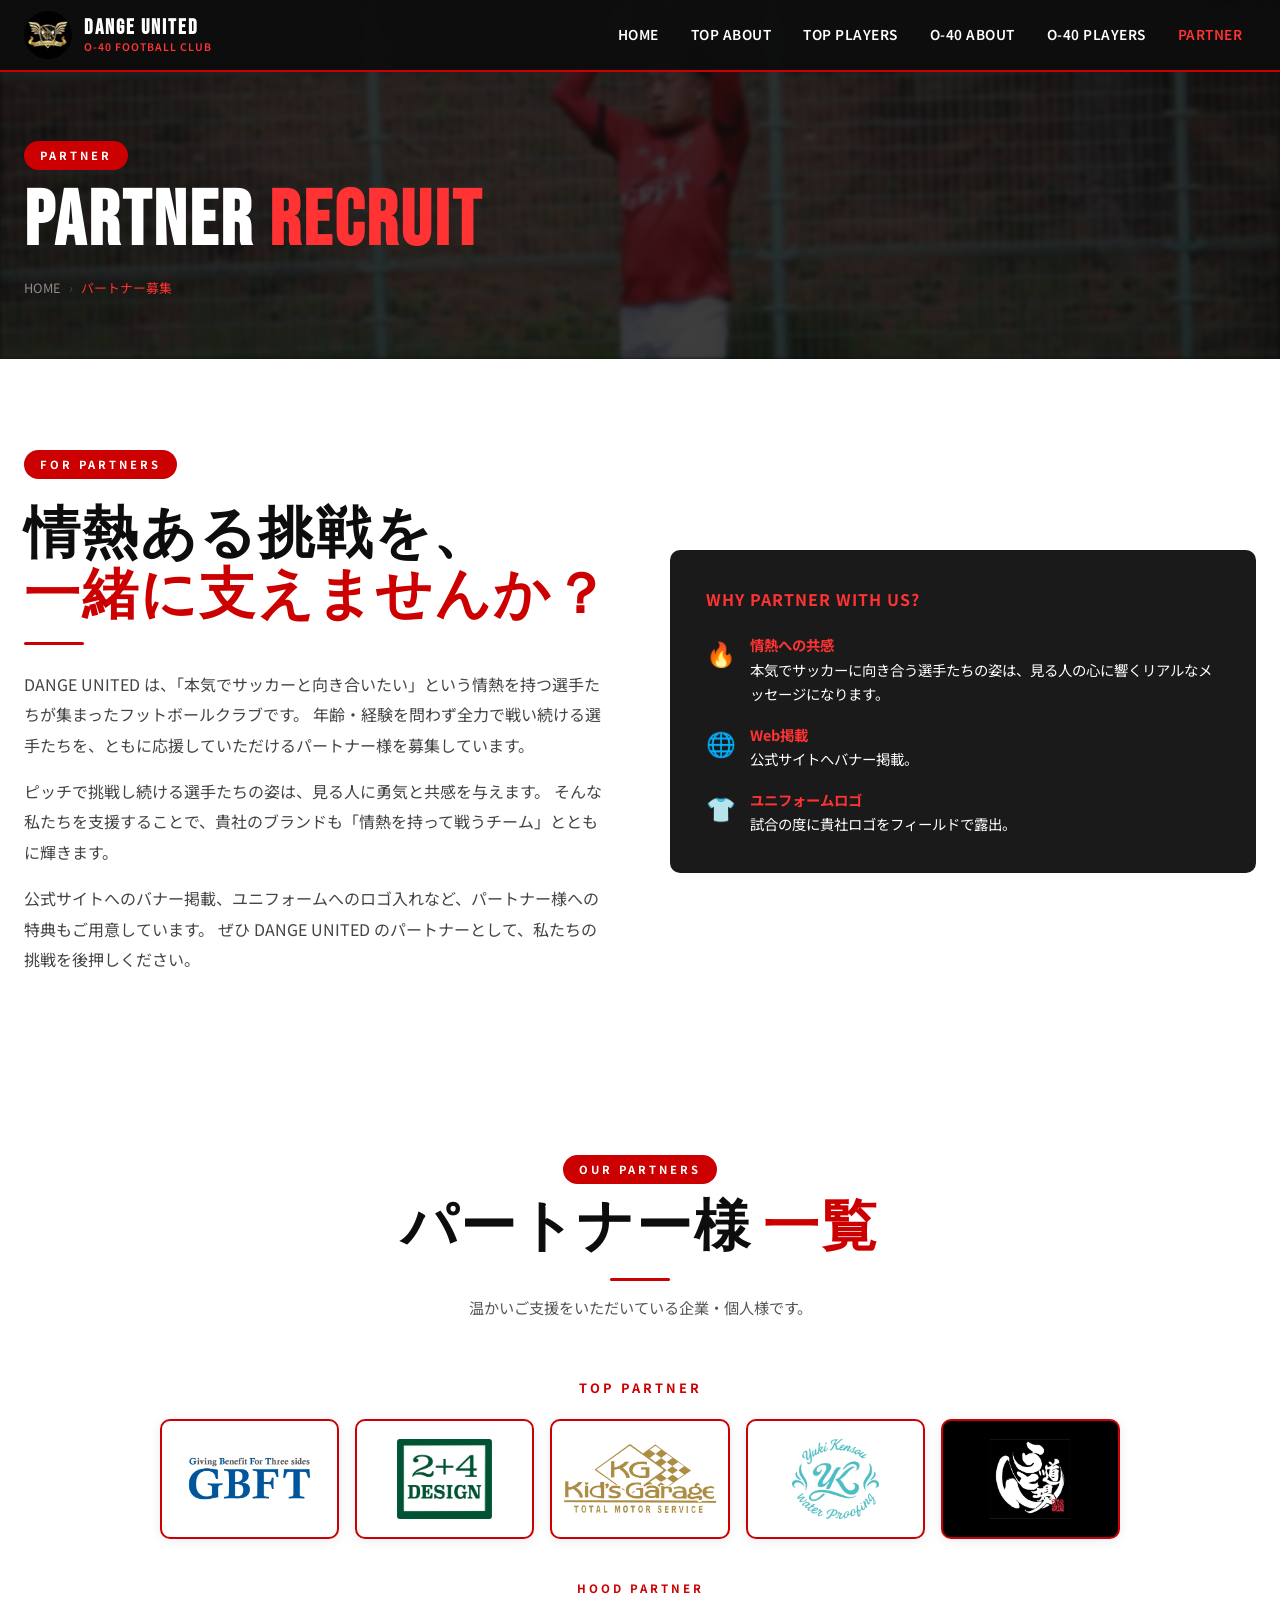
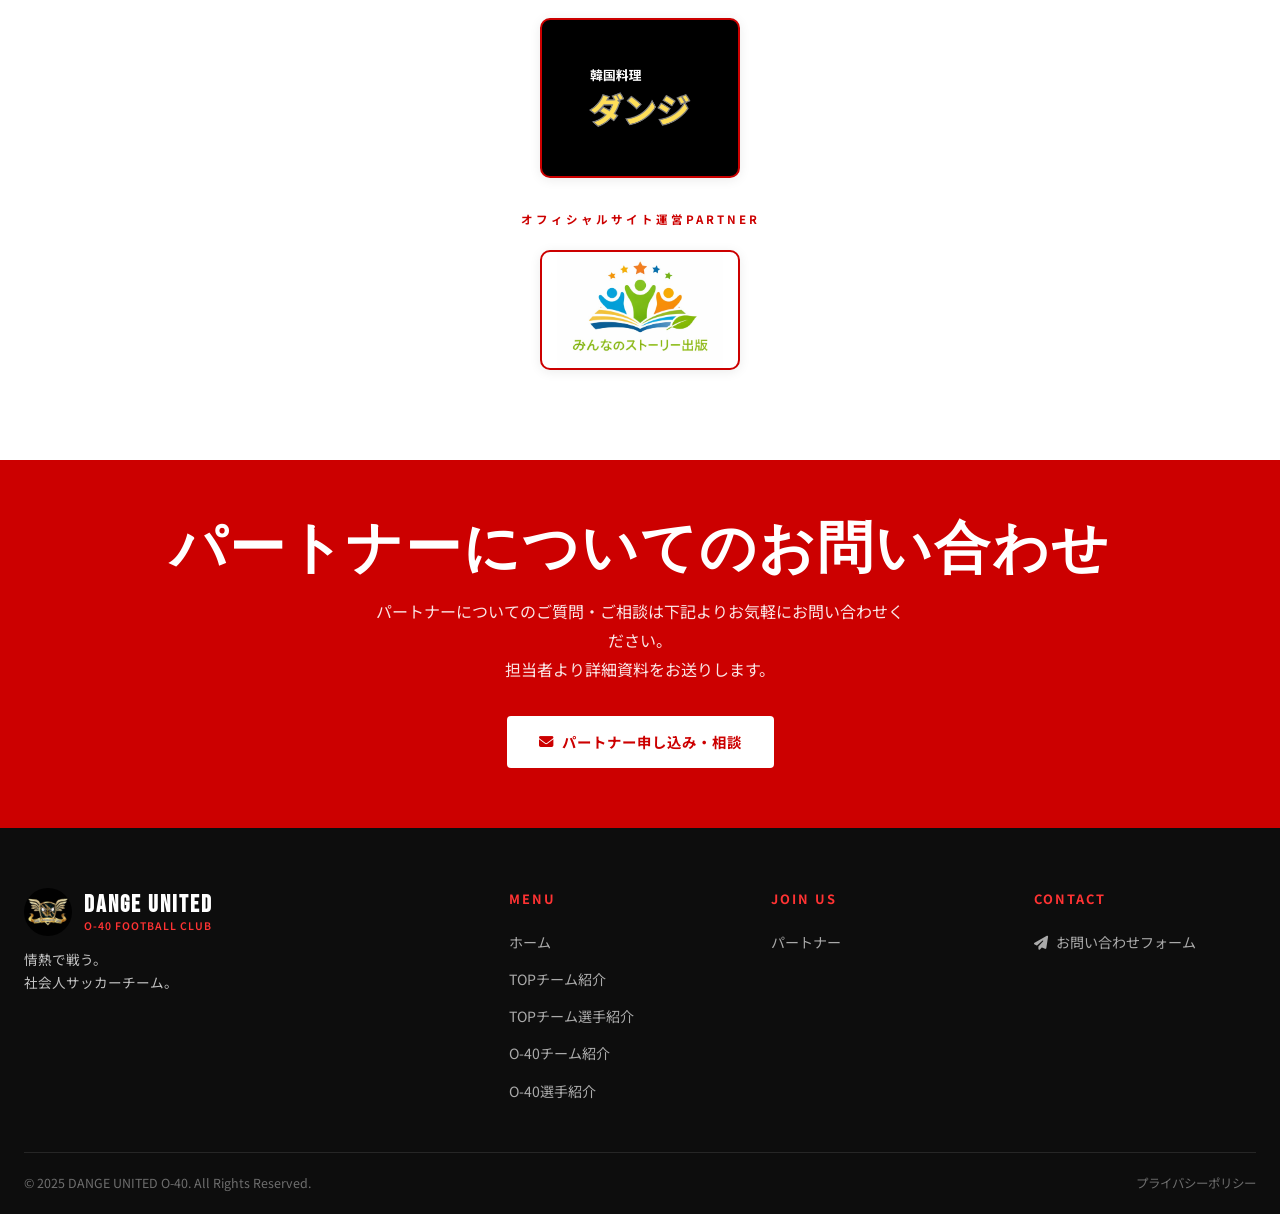
<file: sponsor.html>
<!DOCTYPE html>
<html lang="ja">
<head>
  <meta charset="UTF-8">
  <meta name="viewport" content="width=device-width, initial-scale=1.0">
  <title>パートナー募集 | DANGE UNITED O-40</title>
  <meta name="description" content="DANGE UNITED O-40のパートナー企業様を募集しています。地域に根ざした社会人サッカーチームへの協賛をお願いします。">
  <link rel="preconnect" href="https://fonts.googleapis.com">
  <link href="https://fonts.googleapis.com/css2?family=Bebas+Neue&family=Noto+Sans+JP:wght@400;500;600;700;800&display=swap" rel="stylesheet">
  <link rel="stylesheet" href="https://cdn.jsdelivr.net/npm/@fortawesome/fontawesome-free@6.4.0/css/all.min.css">
  <link rel="stylesheet" href="css/style.css">
</head>
<body>

<header id="header">
  <div class="header-inner">
    <a href="index.html" class="logo"><div class="logo-icon"><img src="images/emblem.png" alt="DANGE UNITED エンブレム"></div><div class="logo-text"><span class="logo-name">DANGE UNITED</span><span class="logo-sub">O-40 Football Club</span></div></a>
    <nav class="nav-pc">
      <a href="index.html">HOME</a><a href="topteam-about.html">TOP ABOUT</a><a href="topteam-players.html">TOP PLAYERS</a><a href="about.html">O-40 ABOUT</a><a href="players.html">O-40 PLAYERS</a><a href="sponsor.html">PARTNER</a>
    </nav>
    <button class="hamburger" aria-label="メニューを開く"><span></span><span></span><span></span></button>
  </div>
</header>
<nav class="nav-mobile">
  <a href="index.html"><i class="fas fa-home"></i> HOME</a>
  <a href="about.html"><i class="fas fa-users"></i> O-40 ABOUT チーム紹介</a>
  <a href="players.html"><i class="fas fa-user"></i> O-40 PLAYERS 選手紹介</a>
  <a href="topteam-about.html"><i class="fas fa-shield-alt"></i> TOP TEAM ABOUT</a>
  <a href="topteam-players.html"><i class="fas fa-futbol"></i> TOP TEAM PLAYERS</a>
  <a href="sponsor.html"><i class="fas fa-handshake"></i> PARTNER パートナー</a>
  <a href="contact.html"><i class="fas fa-envelope"></i> CONTACT お問い合わせ</a>
</nav>

<div class="page-header">
  <div class="page-header-bg" style="background-image:url('images/photo9.jpg');"></div>
  <div class="page-header-inner">
    <span class="page-header-tag">PARTNER</span>
    <h1 class="page-header-title">PARTNER <span>RECRUIT</span></h1>
    <nav class="breadcrumb"><a href="index.html">HOME</a><span class="sep">›</span><span class="current">パートナー募集</span></nav>
  </div>
</div>

<!-- パートナーへのメッセージ -->
<section class="section">
  <div class="section-inner">
    <div style="display:grid; grid-template-columns:1fr 1fr; gap:60px; align-items:center;" class="grid-2col fade-in">
      <div>
        <span class="section-tag">FOR PARTNERS</span>
        <h2 class="section-title" style="text-align:left; margin-top:12px;">情熱ある挑戦を、<br><span>一緒に支えませんか？</span></h2>
        <div class="divider" style="margin-left:0; margin-top:14px; margin-bottom:24px;"></div>
        <p style="line-height:1.9; color:#444; margin-bottom:16px;">
          DANGE UNITED は、「本気でサッカーと向き合いたい」という情熱を持つ選手たちが集まったフットボールクラブです。
          年齢・経験を問わず全力で戦い続ける選手たちを、ともに応援していただけるパートナー様を募集しています。
        </p>
        <p style="line-height:1.9; color:#444; margin-bottom:16px;">
          ピッチで挑戦し続ける選手たちの姿は、見る人に勇気と共感を与えます。
          そんな私たちを支援することで、貴社のブランドも「情熱を持って戦うチーム」とともに輝きます。
        </p>
        <p style="line-height:1.9; color:#444;">
          公式サイトへのバナー掲載、ユニフォームへのロゴ入れなど、パートナー様への特典もご用意しています。
          ぜひ DANGE UNITED のパートナーとして、私たちの挑戦を後押しください。
        </p>
      </div>
      <div style="background:var(--gray-dark); border-radius:10px; padding:36px; color:var(--white);">
        <h3 style="font-size:1rem; font-weight:700; color:var(--red-light); margin-bottom:20px; letter-spacing:1px;">WHY PARTNER WITH US?</h3>
        <ul style="display:flex; flex-direction:column; gap:16px;">
          <li style="display:flex; gap:14px; align-items:flex-start; font-size:0.9rem;">
            <span style="font-size:1.5rem; flex-shrink:0;">🔥</span>
            <span><strong style="color:var(--red-light);">情熱への共感</strong><br>本気でサッカーに向き合う選手たちの姿は、見る人の心に響くリアルなメッセージになります。</span>
          </li>
          <li style="display:flex; gap:14px; align-items:flex-start; font-size:0.9rem;">
            <span style="font-size:1.5rem; flex-shrink:0;">🌐</span>
            <span><strong style="color:var(--red-light);">Web掲載</strong><br>公式サイトへバナー掲載。</span>
          </li>
          <li style="display:flex; gap:14px; align-items:flex-start; font-size:0.9rem;">
            <span style="font-size:1.5rem; flex-shrink:0;">👕</span>
            <span><strong style="color:var(--red-light);">ユニフォームロゴ</strong><br>試合の度に貴社ロゴをフィールドで露出。</span>
          </li>
        </ul>
      </div>
    </div>
  </div>
</section>

<!-- パートナー様一覧 -->
<section class="section">
  <div class="section-inner">
    <div class="section-header fade-in">
      <span class="section-tag">OUR PARTNERS</span>
      <h2 class="section-title">パートナー様 <span>一覧</span></h2>
      <div class="divider"></div>
      <p class="section-desc">温かいご支援をいただいている企業・個人様です。</p>
    </div>

    <!-- GBFTスポンサーバナー（横長） -->
    <div style="margin-bottom:40px;" class="fade-in">
      <h3 style="font-size:0.8rem; font-weight:700; letter-spacing:3px; color:var(--red); text-align:center; margin-bottom:20px; text-transform:uppercase;">TOP PARTNER</h3>
      <!-- 5社 同サイズグリッド -->
      <div class="partner-logo-grid" style="display:grid; grid-template-columns:repeat(5,1fr); gap:16px; max-width:960px; margin:0 auto;">
        <div style="background:#fff; border:2px solid var(--red); border-radius:10px; padding:16px 12px; display:flex; align-items:center; justify-content:center; box-shadow:0 2px 12px rgba(0,0,0,0.08); min-height:120px;">
          <a href="https://gbft-ltd.com/" target="_blank" rel="noopener" style="display:flex; align-items:center; justify-content:center; width:100%; height:100%;">
            <img src="images/sponsor-gbft.jpg" alt="GBFT - Giving Benefit For Three sides" style="width:100%; height:80px; object-fit:contain;">
          </a>
        </div>
        <div style="background:#fff; border:2px solid var(--red); border-radius:10px; padding:16px 12px; display:flex; align-items:center; justify-content:center; box-shadow:0 2px 12px rgba(0,0,0,0.08); min-height:120px;">
          <a href="https://2plus4design.com/" target="_blank" rel="noopener" style="display:flex; align-items:center; justify-content:center; width:100%; height:100%;">
            <img src="images/partner-2plus4.jpg" alt="2+4 DESIGN" style="width:100%; height:80px; object-fit:contain;">
          </a>
        </div>
        <div style="background:#fff; border:2px solid var(--red); border-radius:10px; padding:16px 12px; display:flex; align-items:center; justify-content:center; box-shadow:0 2px 12px rgba(0,0,0,0.08); min-height:120px;">
          <a href="https://www.kids-garage.jp/shop" target="_blank" rel="noopener" style="display:flex; align-items:center; justify-content:center; width:100%; height:100%;">
            <img src="images/partner-kidsgarage.jpg" alt="Kid's Garage TOTAL MOTOR SERVICE" style="width:100%; height:80px; object-fit:contain;">
          </a>
        </div>
        <div style="background:#fff; border:2px solid var(--red); border-radius:10px; padding:16px 12px; display:flex; align-items:center; justify-content:center; box-shadow:0 2px 12px rgba(0,0,0,0.08); min-height:120px;">
          <a href="https://www.instagram.com/yuki_kensou?igsh=b25zN2ZrdXY1a2Vp&utm_source=qr" target="_blank" rel="noopener" style="display:flex; align-items:center; justify-content:center; width:100%; height:100%;">
            <img src="images/partner-yukikensou.jpg" alt="Yuki Kensou Water Proofing" style="width:100%; height:80px; object-fit:contain;">
          </a>
        </div>
        <div style="background:#000; border:2px solid var(--red); border-radius:10px; padding:16px 12px; display:flex; align-items:center; justify-content:center; box-shadow:0 2px 12px rgba(0,0,0,0.08); min-height:120px;">
          <a href="http://sp.raqmo.com/udondoujou/" target="_blank" rel="noopener" style="display:flex; align-items:center; justify-content:center; width:100%; height:100%;">
            <img src="images/partner-dojoba.jpg" alt="道場" style="width:100%; height:80px; object-fit:contain;">
          </a>
        </div>
      </div>
    </div>

    <!-- HOOD PARTNER -->
    <div class="fade-in" style="margin-top:32px;">
      <p style="font-size:0.72rem; font-weight:700; letter-spacing:3px; color:var(--red); text-align:center; margin-bottom:20px; text-transform:uppercase;">HOOD PARTNER</p>
      <div style="display:flex; justify-content:center; gap:16px; flex-wrap:wrap;">
        <div style="background:#000; border:2px solid var(--red); border-radius:10px; padding:12px; display:flex; align-items:center; justify-content:center; box-shadow:0 2px 12px rgba(0,0,0,0.08); width:200px; height:160px;">
          <a href="https://maps.app.goo.gl/6Th2fjVAR6r2F1h56?g_st=il" target="_blank" rel="noopener" style="display:flex; align-items:center; justify-content:center; width:100%; height:100%;">
            <img src="images/partner-danji.jpg" alt="韓国料理 ダンジ" style="width:100%; height:100%; object-fit:contain;">
          </a>
        </div>
      </div>
    </div>

    <!-- オフィシャルサイト運営PARTNER -->
    <div class="fade-in" style="margin-top:32px;">
      <p style="font-size:0.72rem; font-weight:700; letter-spacing:3px; color:var(--red); text-align:center; margin-bottom:20px; text-transform:uppercase;">オフィシャルサイト運営PARTNER</p>
      <div style="display:flex; justify-content:center; gap:16px; flex-wrap:wrap;">
        <div style="background:#fff; border:2px solid var(--red); border-radius:10px; overflow:hidden; box-shadow:0 2px 12px rgba(0,0,0,0.08); width:200px; height:120px;">
          <a href="https://minnanostorypublishing.pages.dev/" target="_blank" rel="noopener" style="display:block; width:100%; height:100%;">
            <img src="images/partner-minnano.jpg" alt="みんなのストーリー出版" style="width:100%; height:100%; object-fit:contain; object-position:center;">
          </a>
        </div>
      </div>
    </div>

  </div>
</section>

<!-- CTA -->
<section class="section section-red" style="padding:60px 24px;">
  <div class="section-inner" style="text-align:center;">
    <div class="fade-in">
      <h2 class="section-title" style="color:var(--white);">パートナーについてのお問い合わせ</h2>
      <p style="color:rgba(255,255,255,0.9); margin:16px auto 32px; max-width:540px; line-height:1.8;">
        パートナーについてのご質問・ご相談は下記よりお気軽にお問い合わせください。<br>
        担当者より詳細資料をお送りします。
      </p>
      <a href="https://forms.gle/8WBY43FCqwsf1Ajm7" target="_blank" rel="noopener" class="btn btn-white"><i class="fas fa-envelope"></i> パートナー申し込み・相談</a>
    </div>
  </div>
</section>

<footer id="footer">
  <div class="footer-inner">
    <div class="footer-top">
      <div class="footer-logo-area"><div class="logo"><div class="logo-icon"><img src="images/emblem.png" alt="DANGE UNITED エンブレム"></div><div class="logo-text"><span class="logo-name">DANGE UNITED</span><span class="logo-sub">O-40 Football Club</span></div></div><p class="footer-tagline">情熱で戦う。<br>社会人サッカーチーム。</p></div>
      <div><p class="footer-col-title">MENU</p><ul class="footer-links"><li><a href="index.html">ホーム</a></li><li><a href="topteam-about.html">TOPチーム紹介</a></li><li><a href="topteam-players.html">TOPチーム選手紹介</a></li><li><a href="about.html">O-40チーム紹介</a></li><li><a href="players.html">O-40選手紹介</a></li></ul></div>
      <div><p class="footer-col-title">JOIN US</p><ul class="footer-links"><li><a href="sponsor.html">パートナー</a></li></ul></div>
      <div><p class="footer-col-title">CONTACT</p><ul class="footer-links"><li><a href="https://forms.gle/4TWmZNjqBxyBbL576" target="_blank" rel="noopener"><i class="fas fa-paper-plane" style="width:16px; margin-right:6px;"></i>お問い合わせフォーム</a></li></ul></div>
    </div>
    <div class="footer-bottom"><p>&copy; 2025 DANGE UNITED O-40. All Rights Reserved.</p><div style="display:flex; gap:16px;"><a href="#">プライバシーポリシー</a></div></div>
  </div>
</footer>

<script src="js/main.js"></script>
</body>
</html>
</file>
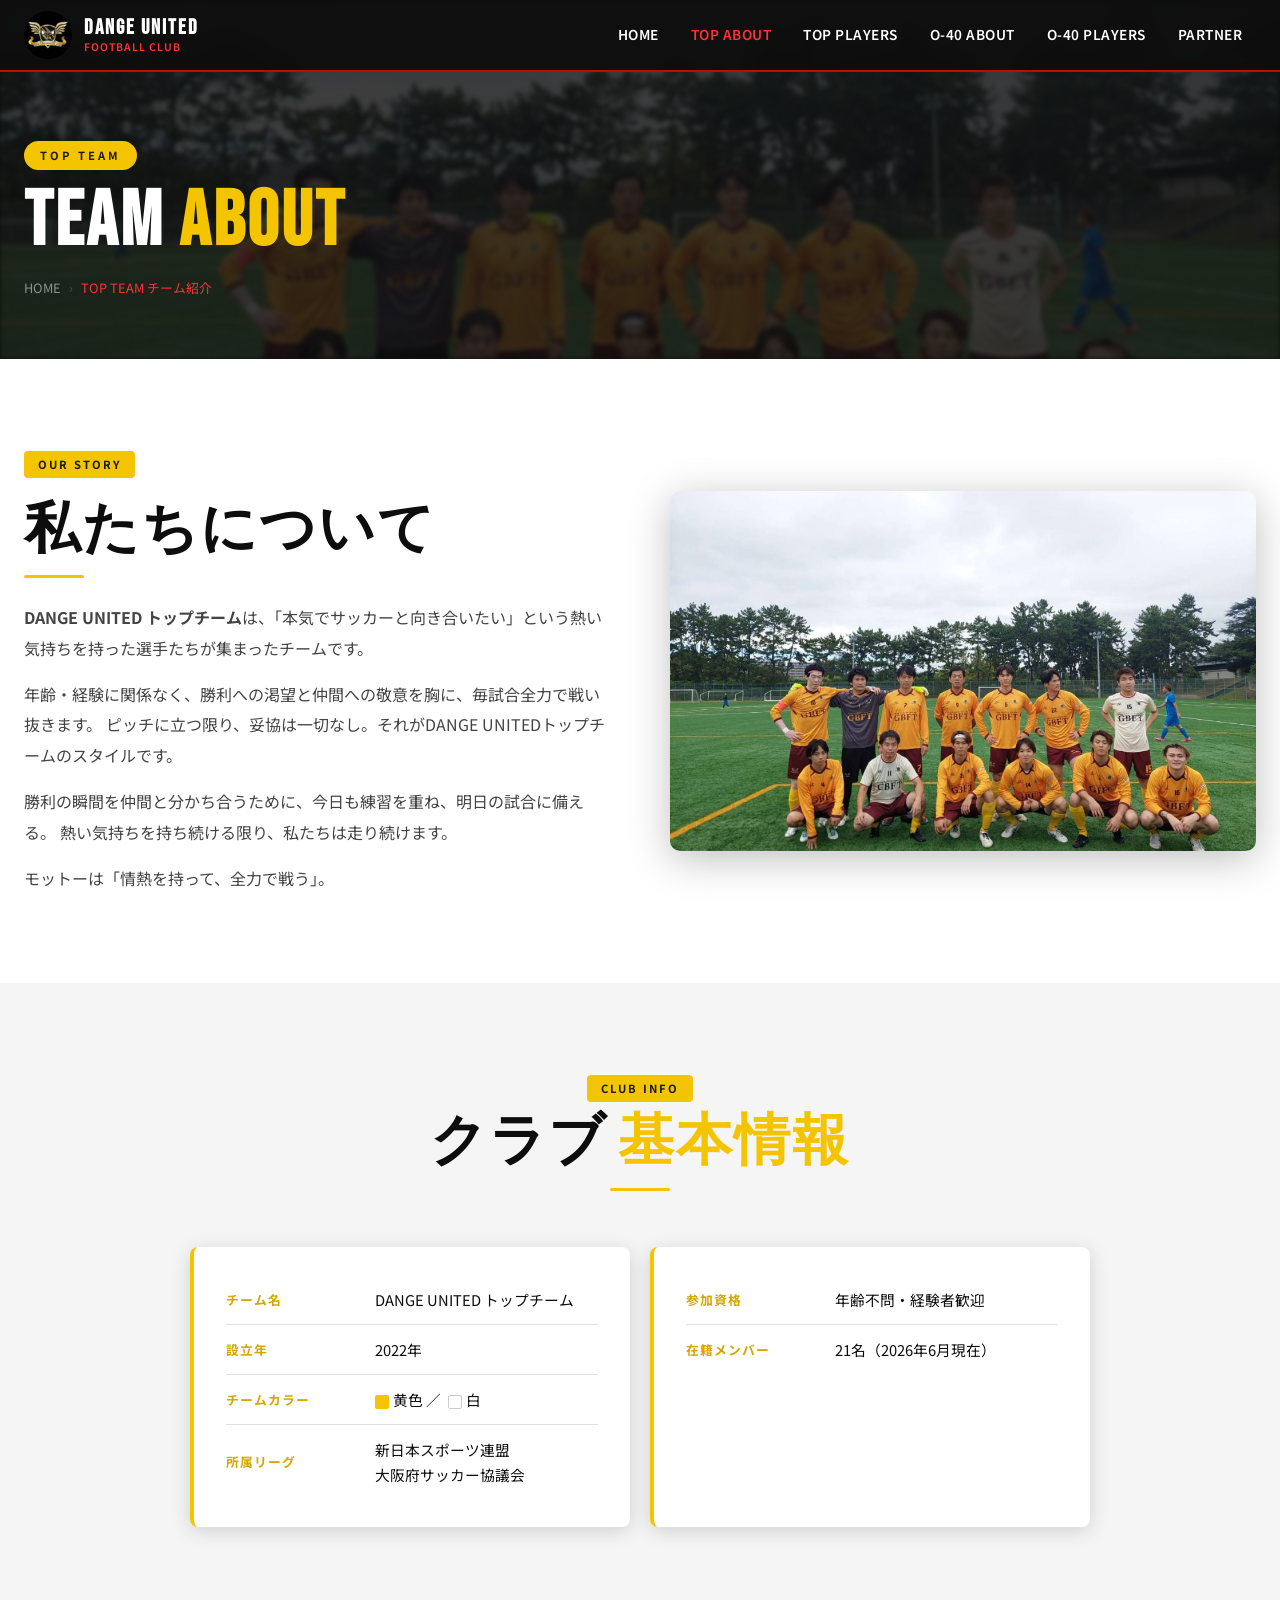
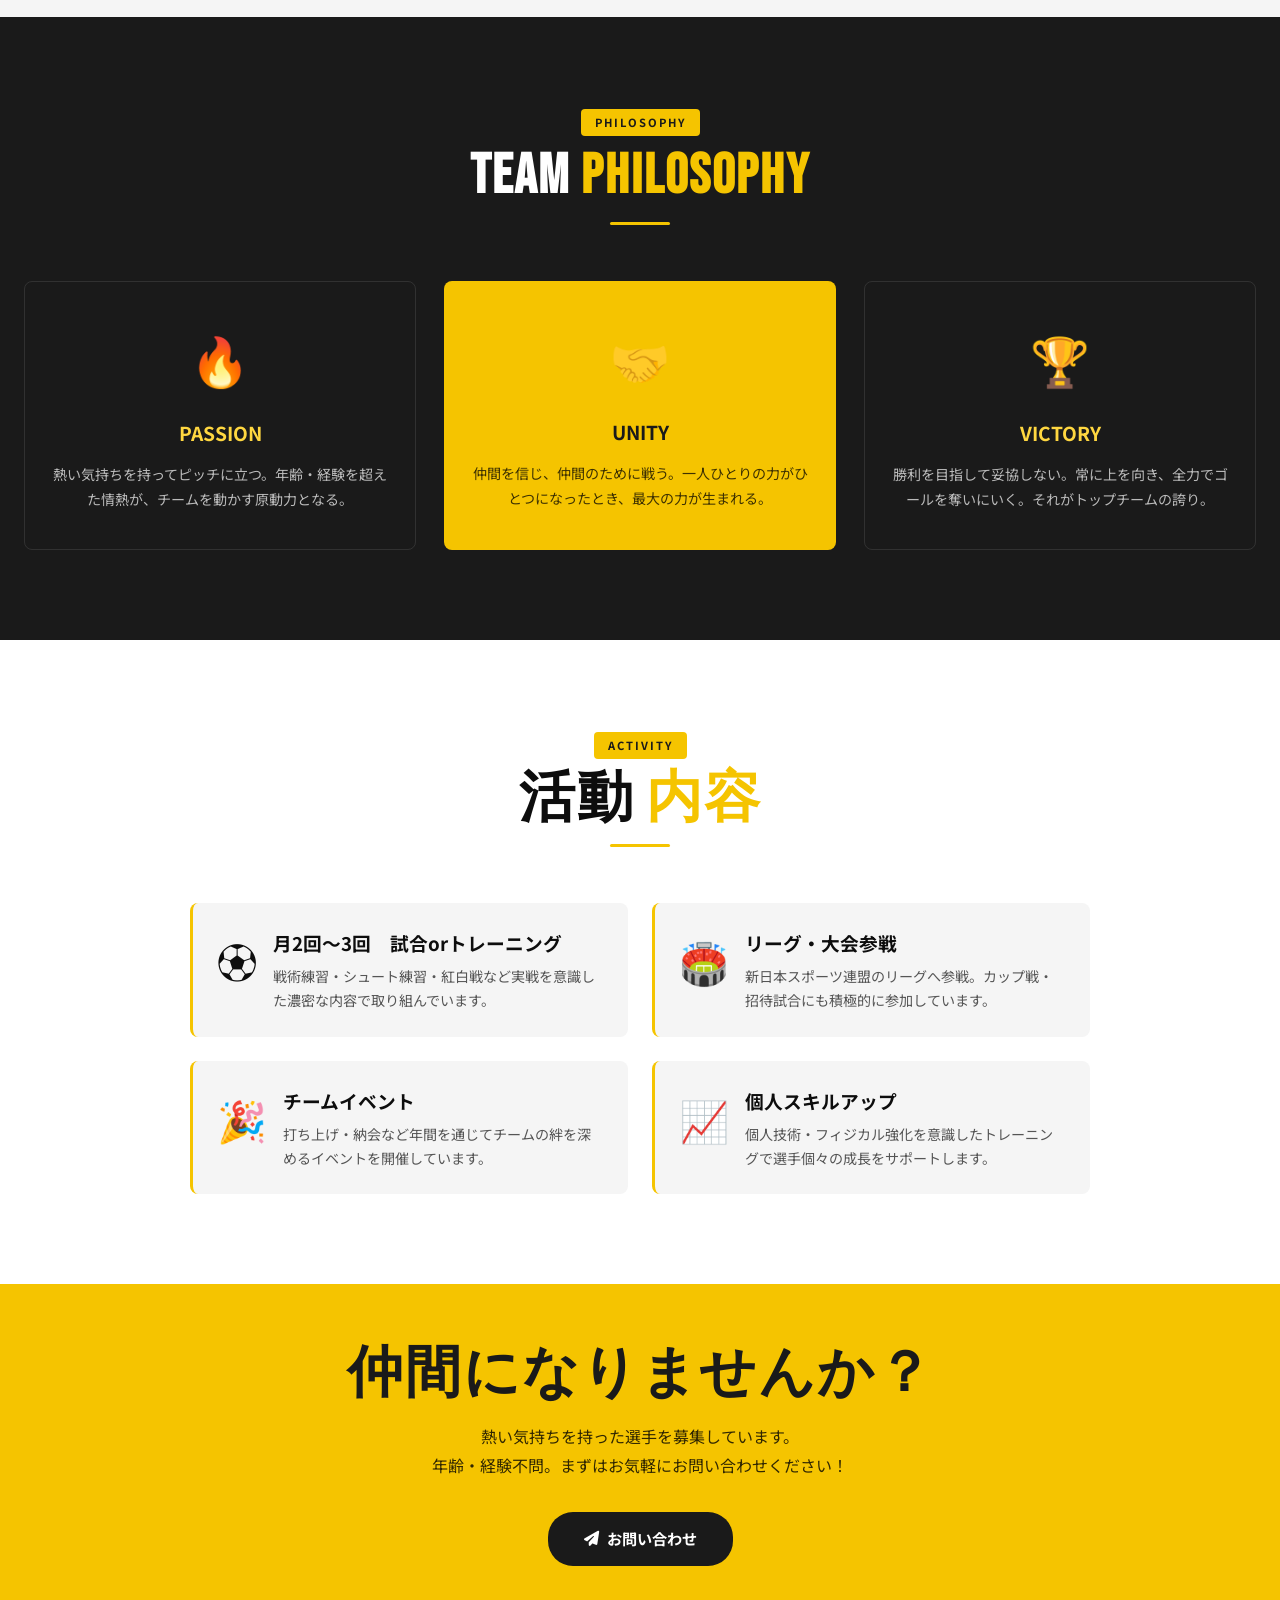
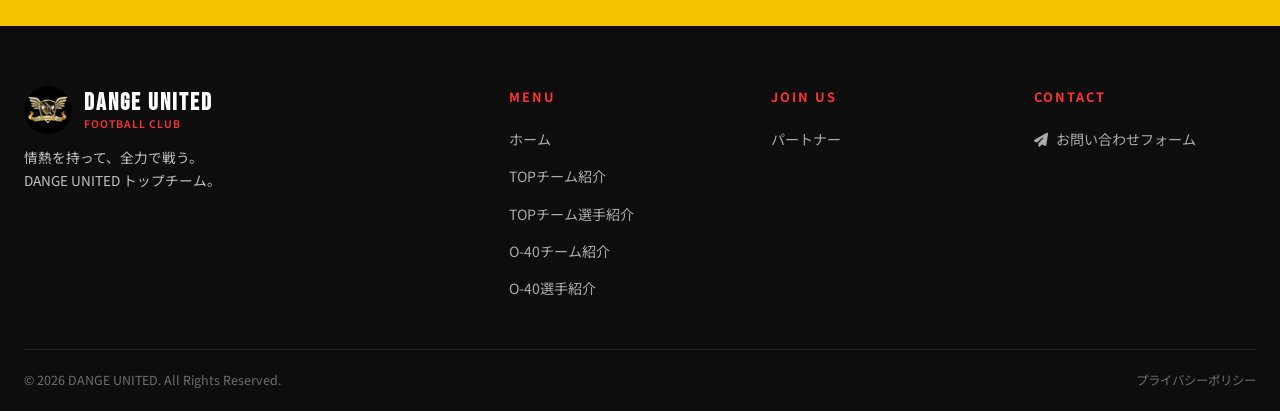
<file: topteam-about.html>
<!DOCTYPE html>
<html lang="ja">
<head>
  <meta charset="UTF-8">
  <meta name="viewport" content="width=device-width, initial-scale=1.0">
  <title>TOP TEAM チーム紹介 | DANGE UNITED</title>
  <meta name="description" content="DANGE UNITED トップチームの紹介ページです。チームの想い・理念・活動内容をご紹介します。">
  <link rel="preconnect" href="https://fonts.googleapis.com">
  <link href="https://fonts.googleapis.com/css2?family=Bebas+Neue&family=Noto+Sans+JP:wght@400;500;600;700;800&display=swap" rel="stylesheet">
  <link rel="stylesheet" href="https://cdn.jsdelivr.net/npm/@fortawesome/fontawesome-free@6.4.0/css/all.min.css">
  <link rel="stylesheet" href="css/style.css">
  <style>
    /* ===== TOP TEAM カラーテーマ（黄色） ===== */
    :root {
      --top-yellow: #F5C400;
      --top-yellow-dark: #D4A800;
      --top-yellow-light: #FFD740;
      --top-maroon: #7B1C1C;
    }

    /* ページヘッダー */
    .topteam-header .page-header-tag {
      background: var(--top-yellow);
      color: #1a1a1a;
    }
    .topteam-header .page-header-title span {
      color: var(--top-yellow);
    }

    /* section-tag */
    .top-tag {
      display: inline-block;
      background: var(--top-yellow);
      color: #1a1a1a;
      font-size: 0.7rem;
      font-weight: 700;
      letter-spacing: 2px;
      padding: 4px 14px;
      border-radius: 4px;
      text-transform: uppercase;
      margin-bottom: 10px;
    }

    /* divider */
    .top-divider {
      width: 60px;
      height: 3px;
      background: var(--top-yellow);
      border-radius: 2px;
      margin: 14px 0 24px 0;
    }
    .top-divider.center {
      margin: 14px auto 24px;
    }

    /* セクションタイトルのspan（黄色） */
    .top-title span {
      color: var(--top-yellow) !important;
    }

    /* border-left アクセント */
    .top-border-card {
      border-left: 4px solid var(--top-yellow) !important;
    }

    /* テーブルの見出し */
    .top-th {
      color: var(--top-yellow-dark) !important;
    }

    /* PHILOSOPHY中央カード */
    .top-center-card {
      background: var(--top-yellow) !important;
    }
    .top-center-card h3 {
      color: #1a1a1a !important;
    }
    .top-center-card p {
      color: rgba(0,0,0,0.75) !important;
    }

    /* サイドカードのh3 */
    .top-side-h3 {
      color: var(--top-yellow-light) !important;
    }

    /* CTAセクション */
    .top-cta {
      background: var(--top-yellow) !important;
    }
    .top-cta h2 {
      color: #1a1a1a !important;
    }
    .top-cta p {
      color: rgba(0,0,0,0.8) !important;
    }
    .top-cta .btn-top {
      display: inline-flex;
      align-items: center;
      gap: 8px;
      background: #1a1a1a;
      color: #fff;
      padding: 14px 36px;
      border-radius: 25px;
      font-weight: 700;
      font-size: 0.95rem;
      text-decoration: none;
      transition: background 0.3s, transform 0.2s;
    }
    .top-cta .btn-top:hover {
      background: #333;
      transform: translateY(-2px);
    }

    /* チームカラースウォッチ */
    .color-swatch {
      display: inline-block;
      width: 14px;
      height: 14px;
      border-radius: 2px;
      vertical-align: middle;
      margin-right: 4px;
    }
  </style>
</head>
<body>

<header id="header">
  <div class="header-inner">
    <a href="index.html" class="logo">
      <div class="logo-icon"><img src="images/emblem.png" alt="DANGE UNITED エンブレム"></div>
      <div class="logo-text">
        <span class="logo-name">DANGE UNITED</span>
        <span class="logo-sub">Football Club</span>
      </div>
    </a>
    <nav class="nav-pc">
      <a href="index.html">HOME</a>
      <a href="topteam-about.html" style="color:var(--top-yellow, #F5C400);">TOP ABOUT</a>
      <a href="topteam-players.html">TOP PLAYERS</a>
      <a href="about.html">O-40 ABOUT</a>
      <a href="players.html">O-40 PLAYERS</a>
      <a href="sponsor.html">PARTNER</a>
    </nav>
    <button class="hamburger" aria-label="メニューを開く"><span></span><span></span><span></span></button>
  </div>
</header>
<nav class="nav-mobile">
  <a href="index.html"><i class="fas fa-home"></i> HOME</a>
  <a href="about.html"><i class="fas fa-users"></i> O-40 ABOUT</a>
  <a href="players.html"><i class="fas fa-user"></i> O-40 PLAYERS</a>
  <a href="topteam-about.html" style="color:#F5C400;"><i class="fas fa-shield-alt"></i> TOP TEAM ABOUT</a>
  <a href="topteam-players.html"><i class="fas fa-futbol"></i> TOP TEAM PLAYERS</a>
  <a href="sponsor.html"><i class="fas fa-handshake"></i> PARTNER パートナー</a>
  <a href="contact.html"><i class="fas fa-envelope"></i> CONTACT お問い合わせ</a>
</nav>

<!-- ページヘッダー -->
<div class="page-header topteam-header">
  <div class="page-header-bg" style="background-image:url('images/topteam-photo.jpg');"></div>
  <div class="page-header-inner">
    <span class="page-header-tag" style="background:var(--top-yellow, #F5C400); color:#1a1a1a;">TOP TEAM</span>
    <h1 class="page-header-title">TEAM <span style="color:#F5C400;">ABOUT</span></h1>
    <nav class="breadcrumb">
      <a href="index.html">HOME</a>
      <span class="sep">›</span>
      <span class="current">TOP TEAM チーム紹介</span>
    </nav>
  </div>
</div>

<!-- チーム概要 -->
<section class="section">
  <div class="section-inner">
    <div style="display:grid; grid-template-columns: 1fr 1fr; gap: 60px; align-items: center;" class="grid-2col fade-in">
      <div>
        <span class="top-tag">OUR STORY</span>
        <h2 class="section-title top-title" style="text-align:left; margin-top:12px;">私たちについて</h2>
        <div class="top-divider"></div>
        <p style="line-height:1.9; color:#444; margin-bottom:16px;">
          <strong>DANGE UNITED トップチーム</strong>は、「本気でサッカーと向き合いたい」という熱い気持ちを持った選手たちが集まったチームです。
        </p>
        <p style="line-height:1.9; color:#444; margin-bottom:16px;">
          年齢・経験に関係なく、勝利への渇望と仲間への敬意を胸に、毎試合全力で戦い抜きます。
          ピッチに立つ限り、妥協は一切なし。それがDANGE UNITEDトップチームのスタイルです。
        </p>
        <p style="line-height:1.9; color:#444; margin-bottom:16px;">
          勝利の瞬間を仲間と分かち合うために、今日も練習を重ね、明日の試合に備える。
          熱い気持ちを持ち続ける限り、私たちは走り続けます。
        </p>
        <p style="line-height:1.9; color:#444;">
          モットーは「情熱を持って、全力で戦う」。
        </p>
      </div>
      <div style="border-radius:10px; overflow:hidden; box-shadow:var(--shadow-lg);">
        <img src="images/topteam-photo.jpg" alt="トップチーム写真" style="width:100%; height:360px; object-fit:cover;">
      </div>
    </div>
  </div>
</section>

<!-- クラブ情報 -->
<section class="section" style="background:var(--gray-light); padding-top:0;">
  <div class="section-inner">
    <div class="section-header fade-in" style="padding-top:90px;">
      <span class="top-tag">CLUB INFO</span>
      <h2 class="section-title top-title">クラブ <span>基本情報</span></h2>
      <div class="top-divider center"></div>
    </div>

    <div style="display:grid; grid-template-columns: repeat(2,1fr); gap:20px; max-width:900px; margin:0 auto;" class="club-info-grid fade-in">
      <div class="top-border-card" style="background:var(--white); border-radius:8px; padding:28px 32px; box-shadow:var(--shadow);">
        <table style="width:100%; border-collapse:collapse;">
          <tr style="border-bottom:1px solid var(--gray-border);">
            <th class="top-th" style="padding:12px 0; text-align:left; font-size:0.8rem; letter-spacing:1px; width:40%; font-weight:700;">チーム名</th>
            <td style="padding:12px 0; font-size:0.92rem;">DANGE UNITED トップチーム</td>
          </tr>
          <tr style="border-bottom:1px solid var(--gray-border);">
            <th class="top-th" style="padding:12px 0; text-align:left; font-size:0.8rem; letter-spacing:1px; font-weight:700;">設立年</th>
            <td style="padding:12px 0; font-size:0.92rem;">2022年</td>
          </tr>
          <tr style="border-bottom:1px solid var(--gray-border);">
            <th class="top-th" style="padding:12px 0; text-align:left; font-size:0.8rem; letter-spacing:1px; font-weight:700;">チームカラー</th>
            <td style="padding:12px 0; font-size:0.92rem;">
              <span class="color-swatch" style="background:#F5C400;"></span>黄色 ／
              <span class="color-swatch" style="background:#ffffff; border:1px solid #ccc; margin-left:4px;"></span>白
            </td>
          </tr>
          <tr>
            <th class="top-th" style="padding:12px 0; text-align:left; font-size:0.8rem; letter-spacing:1px; font-weight:700;">所属リーグ</th>
            <td style="padding:12px 0; font-size:0.92rem;">新日本スポーツ連盟<br>大阪府サッカー協議会</td>
          </tr>
        </table>
      </div>
      <div class="top-border-card" style="background:var(--white); border-radius:8px; padding:28px 32px; box-shadow:var(--shadow);">
        <table style="width:100%; border-collapse:collapse;">
          <tr style="border-bottom:1px solid var(--gray-border);">
            <th class="top-th" style="padding:12px 0; text-align:left; font-size:0.8rem; letter-spacing:1px; width:40%; font-weight:700;">参加資格</th>
            <td style="padding:12px 0; font-size:0.92rem;">年齢不問・経験者歓迎</td>
          </tr>
          <tr>
            <th class="top-th" style="padding:12px 0; text-align:left; font-size:0.8rem; letter-spacing:1px; font-weight:700;">在籍メンバー</th>
            <td style="padding:12px 0; font-size:0.92rem;">21名（2026年6月現在）</td>
          </tr>
        </table>
      </div>
    </div>
  </div>
</section>

<!-- チーム理念 -->
<section class="section section-dark">
  <div class="section-inner">
    <div class="section-header fade-in">
      <span class="top-tag">PHILOSOPHY</span>
      <h2 class="section-title" style="color:var(--white);">TEAM <span style="color:#F5C400;">PHILOSOPHY</span></h2>
      <div class="top-divider center"></div>
    </div>

    <div style="display:grid; grid-template-columns: repeat(3,1fr); gap:28px;" class="grid-3col fade-in">
      <div style="text-align:center; padding:36px 24px; border:1px solid rgba(255,255,255,0.1); border-radius:8px;">
        <div style="font-size:3rem; margin-bottom:18px;">🔥</div>
        <h3 class="top-side-h3" style="font-size:1.2rem; margin-bottom:12px; font-weight:700;">PASSION</h3>
        <p style="color:rgba(255,255,255,0.7); font-size:0.88rem; line-height:1.8;">熱い気持ちを持ってピッチに立つ。年齢・経験を超えた情熱が、チームを動かす原動力となる。</p>
      </div>
      <div class="top-center-card" style="text-align:center; padding:36px 24px; border-radius:8px;">
        <div style="font-size:3rem; margin-bottom:18px;">🤝</div>
        <h3 style="font-size:1.2rem; color:#1a1a1a; margin-bottom:12px; font-weight:700;">UNITY</h3>
        <p style="color:rgba(0,0,0,0.75); font-size:0.88rem; line-height:1.8;">仲間を信じ、仲間のために戦う。一人ひとりの力がひとつになったとき、最大の力が生まれる。</p>
      </div>
      <div style="text-align:center; padding:36px 24px; border:1px solid rgba(255,255,255,0.1); border-radius:8px;">
        <div style="font-size:3rem; margin-bottom:18px;">🏆</div>
        <h3 class="top-side-h3" style="font-size:1.2rem; margin-bottom:12px; font-weight:700;">VICTORY</h3>
        <p style="color:rgba(255,255,255,0.7); font-size:0.88rem; line-height:1.8;">勝利を目指して妥協しない。常に上を向き、全力でゴールを奪いにいく。それがトップチームの誇り。</p>
      </div>
    </div>
  </div>
</section>

<!-- 活動内容 -->
<section class="section">
  <div class="section-inner">
    <div class="section-header fade-in">
      <span class="top-tag">ACTIVITY</span>
      <h2 class="section-title top-title">活動 <span>内容</span></h2>
      <div class="top-divider center"></div>
    </div>

    <div style="display:grid; grid-template-columns: repeat(2,1fr); gap:24px; max-width:900px; margin:0 auto;" class="activity-grid fade-in">
      <div style="display:flex; gap:16px; background:var(--gray-light); padding:24px; border-radius:8px; border-left:3px solid #F5C400;">
        <div style="font-size:2.5rem; flex-shrink:0;">⚽</div>
        <div>
          <h3 style="font-weight:700; margin-bottom:6px;">月2回〜3回　試合orトレーニング</h3>
          <p style="font-size:0.88rem; color:#555; line-height:1.7;">戦術練習・シュート練習・紅白戦など実戦を意識した濃密な内容で取り組んでいます。</p>
        </div>
      </div>
      <div style="display:flex; gap:16px; background:var(--gray-light); padding:24px; border-radius:8px; border-left:3px solid #F5C400;">
        <div style="font-size:2.5rem; flex-shrink:0;">🏟️</div>
        <div>
          <h3 style="font-weight:700; margin-bottom:6px;">リーグ・大会参戦</h3>
          <p style="font-size:0.88rem; color:#555; line-height:1.7;">新日本スポーツ連盟のリーグへ参戦。カップ戦・招待試合にも積極的に参加しています。</p>
        </div>
      </div>
      <div style="display:flex; gap:16px; background:var(--gray-light); padding:24px; border-radius:8px; border-left:3px solid #F5C400;">
        <div style="font-size:2.5rem; flex-shrink:0;">🎉</div>
        <div>
          <h3 style="font-weight:700; margin-bottom:6px;">チームイベント</h3>
          <p style="font-size:0.88rem; color:#555; line-height:1.7;">打ち上げ・納会など年間を通じてチームの絆を深めるイベントを開催しています。</p>
        </div>
      </div>
      <div style="display:flex; gap:16px; background:var(--gray-light); padding:24px; border-radius:8px; border-left:3px solid #F5C400;">
        <div style="font-size:2.5rem; flex-shrink:0;">📈</div>
        <div>
          <h3 style="font-weight:700; margin-bottom:6px;">個人スキルアップ</h3>
          <p style="font-size:0.88rem; color:#555; line-height:1.7;">個人技術・フィジカル強化を意識したトレーニングで選手個々の成長をサポートします。</p>
        </div>
      </div>
    </div>
  </div>
</section>

<!-- CTA -->
<section class="section top-cta" style="padding:60px 24px;">
  <div class="section-inner" style="text-align:center;">
    <h2 class="section-title" style="color:#1a1a1a;">仲間になりませんか？</h2>
    <p style="color:rgba(0,0,0,0.8); margin:16px auto 32px; max-width:500px; line-height:1.8;">熱い気持ちを持った選手を募集しています。<br>年齢・経験不問。まずはお気軽にお問い合わせください！</p>
    <a href="https://forms.gle/4TWmZNjqBxyBbL576" target="_blank" rel="noopener" class="btn-top"><i class="fas fa-paper-plane"></i> お問い合わせ</a>
  </div>
</section>

<footer id="footer">
  <div class="footer-inner">
    <div class="footer-top">
      <div class="footer-logo-area">
        <div class="logo"><div class="logo-icon"><img src="images/emblem.png" alt="DANGE UNITED エンブレム"></div><div class="logo-text"><span class="logo-name">DANGE UNITED</span><span class="logo-sub">Football Club</span></div></div>
        <p class="footer-tagline">情熱を持って、全力で戦う。<br>DANGE UNITED トップチーム。</p>
      </div>
      <div><p class="footer-col-title">MENU</p><ul class="footer-links"><li><a href="index.html">ホーム</a></li><li><a href="topteam-about.html">TOPチーム紹介</a></li><li><a href="topteam-players.html">TOPチーム選手紹介</a></li><li><a href="about.html">O-40チーム紹介</a></li><li><a href="players.html">O-40選手紹介</a></li></ul></div>
      <div><p class="footer-col-title">JOIN US</p><ul class="footer-links"><li><a href="sponsor.html">パートナー</a></li></ul></div>
      <div><p class="footer-col-title">CONTACT</p><ul class="footer-links"><li><a href="https://forms.gle/4TWmZNjqBxyBbL576" target="_blank" rel="noopener"><i class="fas fa-paper-plane" style="width:16px; margin-right:6px;"></i>お問い合わせフォーム</a></li></ul></div>
    </div>
    <div class="footer-bottom"><p>&copy; 2026 DANGE UNITED. All Rights Reserved.</p><div style="display:flex; gap:16px;"><a href="#">プライバシーポリシー</a></div></div>
  </div>
</footer>

<script src="js/main.js"></script>
</body>
</html>
</file>
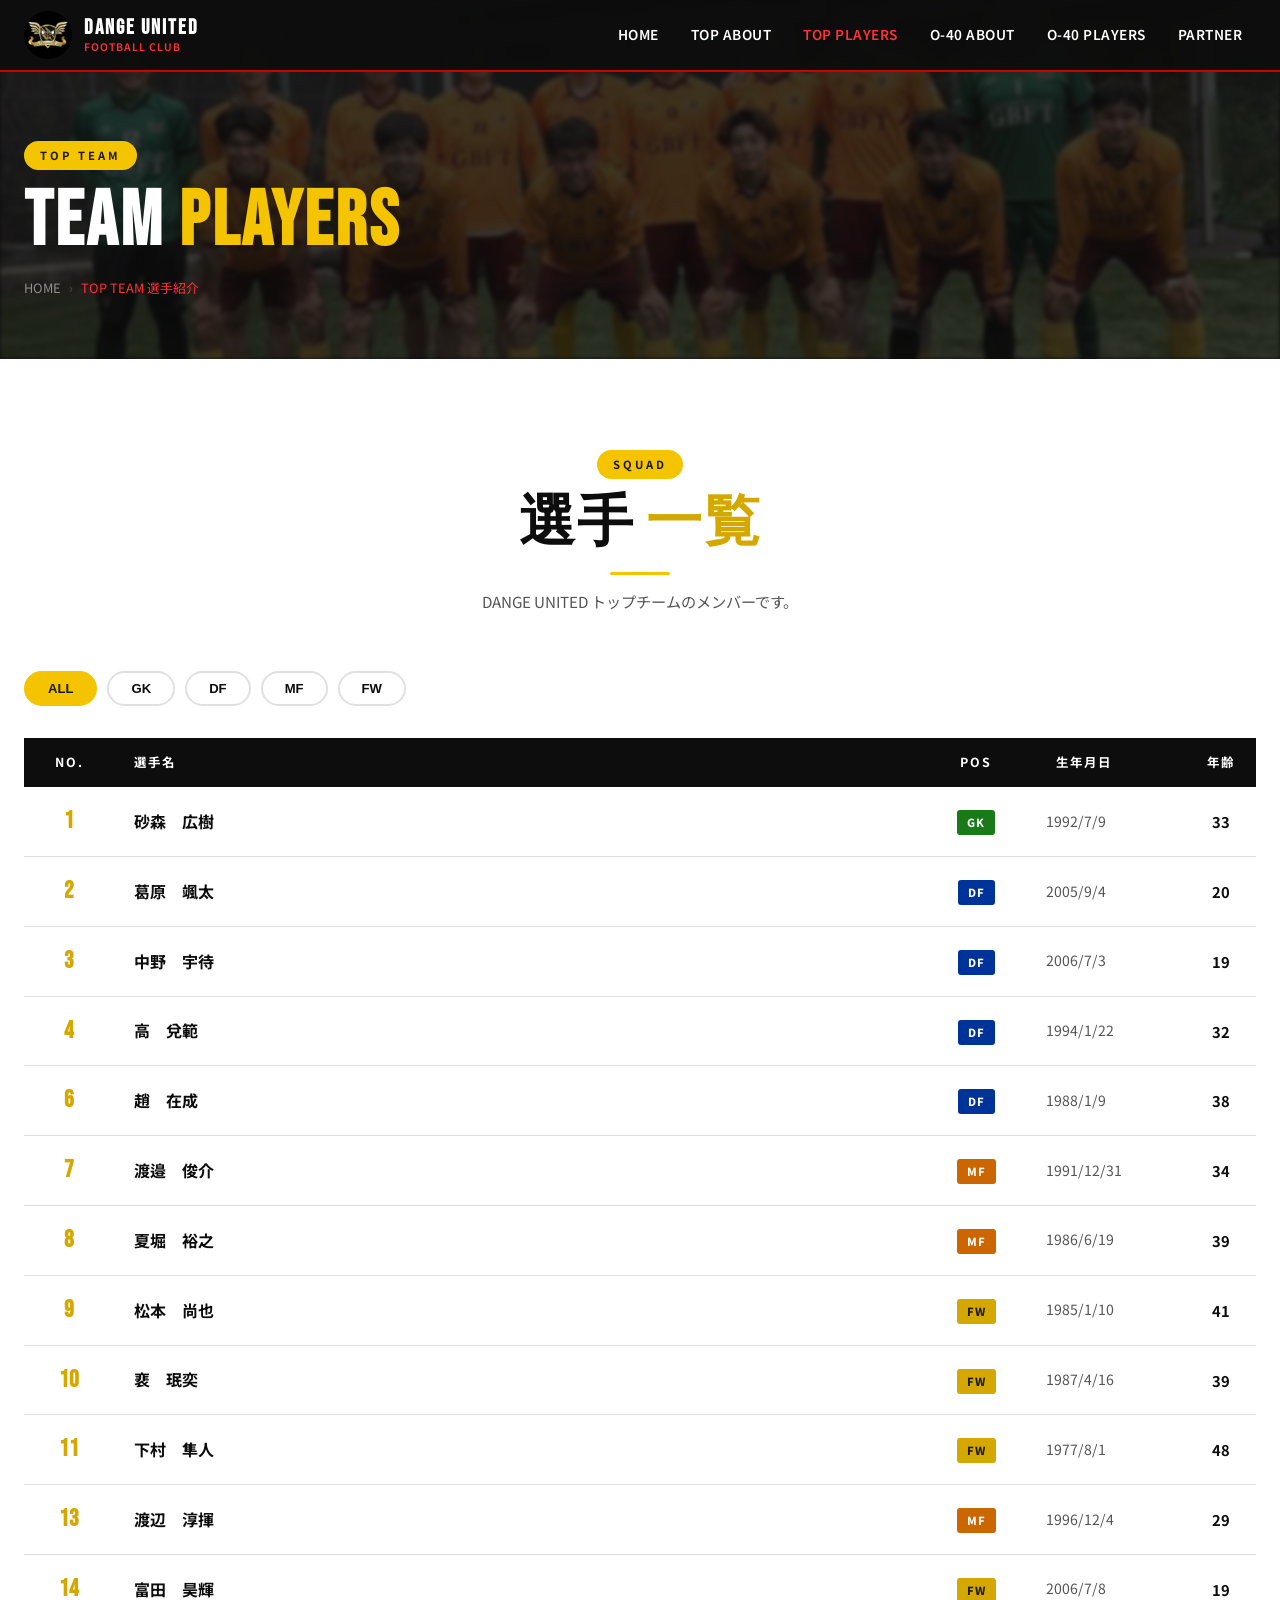
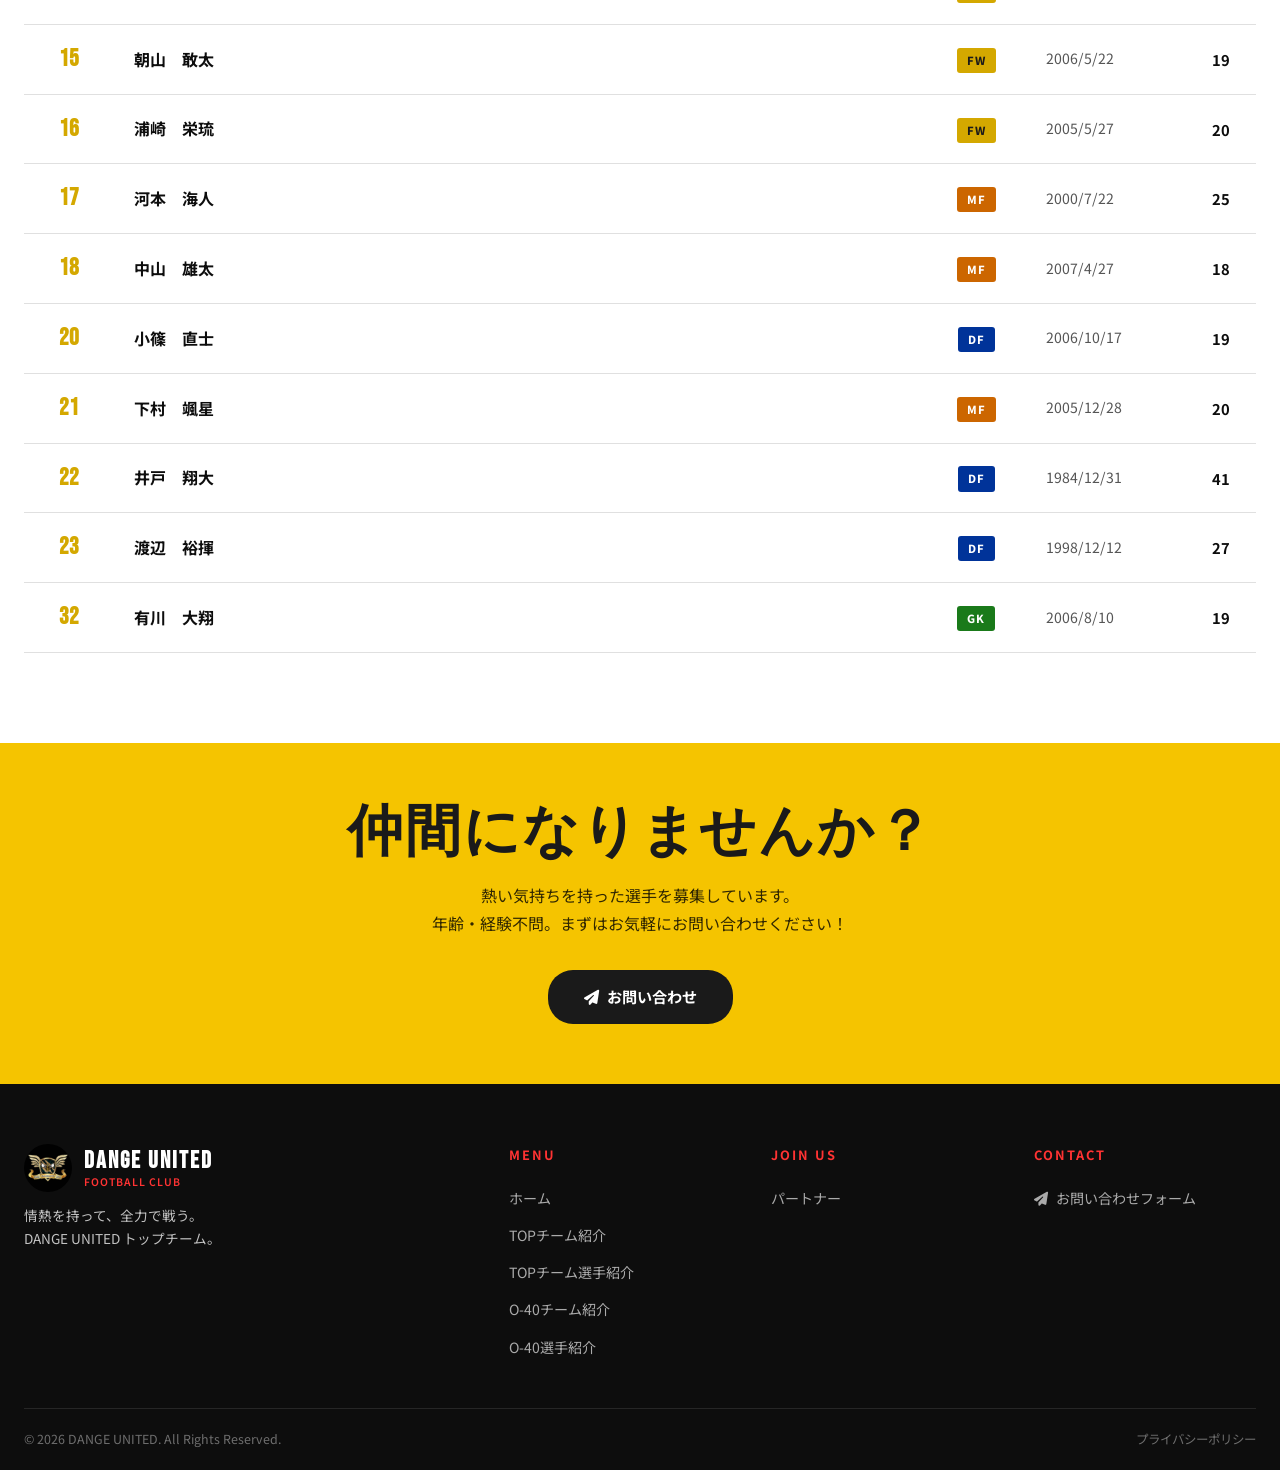
<file: topteam-players.html>
<!DOCTYPE html>
<html lang="ja">
<head>
  <meta charset="UTF-8">
  <meta name="viewport" content="width=device-width, initial-scale=1.0">
  <title>TOP TEAM 選手紹介 | DANGE UNITED</title>
  <meta name="description" content="DANGE UNITED トップチームの選手一覧ページです。">
  <link rel="preconnect" href="https://fonts.googleapis.com">
  <link href="https://fonts.googleapis.com/css2?family=Bebas+Neue&family=Noto+Sans+JP:wght@400;500;600;700;800&display=swap" rel="stylesheet">
  <link rel="stylesheet" href="https://cdn.jsdelivr.net/npm/@fortawesome/fontawesome-free@6.4.0/css/all.min.css">
  <link rel="stylesheet" href="css/style.css">
  <style>
    .pos-badge {
      display: inline-block;
      font-size: 0.7rem;
      font-weight: 800;
      letter-spacing: 1px;
      padding: 3px 10px;
      border-radius: 3px;
      min-width: 36px;
      text-align: center;
    }
    .pos-GK { background: #1a7a1a; color: #fff; }
    .pos-DF { background: #003399; color: #fff; }
    .pos-MF { background: #CC6600; color: #fff; }
    .pos-FW { background: #D4A800; color: #1a1a1a; }

    .filter-bar {
      display: flex;
      gap: 10px;
      flex-wrap: wrap;
      margin-bottom: 32px;
    }
    .pos-filter {
      padding: 8px 22px;
      border-radius: 20px;
      border: 2px solid var(--gray-border);
      background: var(--white);
      font-size: 0.82rem;
      font-weight: 700;
      cursor: pointer;
      transition: var(--transition);
      color: var(--black);
    }
    .pos-filter:hover { border-color: #F5C400; color: #D4A800; }
    .pos-filter.active { background: #F5C400; border-color: #F5C400; color: #1a1a1a; }

    .player-table {
      width: 100%;
      border-collapse: collapse;
      font-size: 0.92rem;
    }
    .player-table thead tr {
      background: var(--black);
      color: var(--white);
    }
    .player-table th {
      padding: 14px 20px;
      text-align: left;
      font-size: 0.78rem;
      font-weight: 700;
      letter-spacing: 2px;
      text-transform: uppercase;
    }
    .player-table tbody tr {
      border-bottom: 1px solid var(--gray-border);
      transition: var(--transition);
    }
    .player-table tbody tr:hover { background: #FFFBEA; }
    .player-table td { padding: 14px 20px; vertical-align: middle; }

    .num-cell {
      font-family: var(--font-en);
      font-size: 1.5rem;
      font-weight: 700;
      color: #D4A800;
      text-align: center;
      width: 90px;
      white-space: nowrap;
    }
    .name-cell { font-weight: 700; font-size: 1rem; }
    .pos-cell  { text-align: center; padding-left: 10px !important; padding-right: 10px !important; width: 120px; }
    .birth-cell { color: #555; font-size: 0.88rem; }
    .age-cell { text-align: center; font-weight: 700; }
    .birth-cell, .age-cell { padding-left: 10px !important; padding-right: 10px !important; }
    th:nth-child(4), td.birth-cell { width: 150px; }
    th:nth-child(5), td.age-cell   { width: 70px; }

    @media (max-width: 640px) {
      .player-table thead { display: none; }
      .player-table tbody tr {
        display: grid;
        grid-template-columns: 56px 1fr auto;
        grid-template-rows: auto auto;
        padding: 12px 16px;
        gap: 2px 10px;
        align-items: center;
      }
      .player-table td { padding: 0; border: none; }
      .num-cell  { grid-row: 1 / 3; font-size: 1.8rem; }
      .name-cell { grid-column: 2; }
      .pos-cell  { grid-column: 3; grid-row: 1; text-align: right; }
      .birth-cell{ grid-column: 2; font-size: 0.78rem; color: #888; }
      .age-cell  { grid-column: 3; grid-row: 2; text-align: right; font-size: 0.78rem; color: #888; }
    }
  </style>
</head>
<body>

<header id="header">
  <div class="header-inner">
    <a href="index.html" class="logo">
      <div class="logo-icon"><img src="images/emblem.png" alt="DANGE UNITED エンブレム"></div>
      <div class="logo-text">
        <span class="logo-name">DANGE UNITED</span>
        <span class="logo-sub">Football Club</span>
      </div>
    </a>
    <nav class="nav-pc">
      <a href="index.html">HOME</a>
      <a href="topteam-about.html">TOP ABOUT</a>
      <a href="topteam-players.html" style="color:#F5C400;">TOP PLAYERS</a>
      <a href="about.html">O-40 ABOUT</a>
      <a href="players.html">O-40 PLAYERS</a>
      <a href="sponsor.html">PARTNER</a>
    </nav>
    <button class="hamburger" aria-label="メニューを開く"><span></span><span></span><span></span></button>
  </div>
</header>
<nav class="nav-mobile">
  <a href="index.html"><i class="fas fa-home"></i> HOME</a>
  <a href="about.html"><i class="fas fa-users"></i> O-40 ABOUT</a>
  <a href="players.html"><i class="fas fa-user"></i> O-40 PLAYERS</a>
  <a href="topteam-about.html"><i class="fas fa-shield-alt"></i> TOP TEAM ABOUT</a>
  <a href="topteam-players.html" style="color:#F5C400;"><i class="fas fa-futbol"></i> TOP TEAM PLAYERS</a>
  <a href="sponsor.html"><i class="fas fa-handshake"></i> PARTNER パートナー</a>
  <a href="contact.html"><i class="fas fa-envelope"></i> CONTACT お問い合わせ</a>
</nav>

<!-- ページヘッダー -->
<div class="page-header">
  <div class="page-header-bg" style="background-image:url('images/photo-top4.jpg');"></div>
  <div class="page-header-inner">
    <span class="page-header-tag" style="background:#F5C400; color:#1a1a1a;">TOP TEAM</span>
    <h1 class="page-header-title">TEAM <span style="color:#F5C400;">PLAYERS</span></h1>
    <nav class="breadcrumb">
      <a href="index.html">HOME</a>
      <span class="sep">›</span>
      <span class="current">TOP TEAM 選手紹介</span>
    </nav>
  </div>
</div>

<!-- 選手一覧 -->
<section class="section">
  <div class="section-inner">
    <div class="section-header fade-in">
      <span class="section-tag" style="background:#F5C400; color:#1a1a1a;">SQUAD</span>
      <h2 class="section-title">選手 <span style="color:#D4A800;">一覧</span></h2>
      <div class="divider" style="background:#F5C400;"></div>
      <p class="section-desc">DANGE UNITED トップチームのメンバーです。</p>
    </div>

    <!-- フィルターバー -->
    <div class="filter-bar fade-in">
      <button class="pos-filter active" data-pos="ALL">ALL</button>
      <button class="pos-filter" data-pos="GK">GK</button>
      <button class="pos-filter" data-pos="DF">DF</button>
      <button class="pos-filter" data-pos="MF">MF</button>
      <button class="pos-filter" data-pos="FW">FW</button>
    </div>

    <!-- 選手テーブル -->
    <div style="overflow-x:auto;" class="fade-in">
      <table class="player-table" id="playerTable">
        <thead>
          <tr>
            <th style="text-align:center;">NO.</th>
            <th>選手名</th>
            <th style="text-align:center;">POS</th>
            <th>生年月日</th>
            <th style="text-align:center;">年齢</th>
          </tr>
        </thead>
        <tbody>
          <tr data-pos="GK">
            <td class="num-cell">1</td>
            <td class="name-cell">砂森　広樹</td>
            <td class="pos-cell"><span class="pos-badge pos-GK">GK</span></td>
            <td class="birth-cell">1992/7/9</td>
            <td class="age-cell">33</td>
          </tr>
          <tr data-pos="DF">
            <td class="num-cell">2</td>
            <td class="name-cell">葛原　颯太</td>
            <td class="pos-cell"><span class="pos-badge pos-DF">DF</span></td>
            <td class="birth-cell">2005/9/4</td>
            <td class="age-cell">20</td>
          </tr>
          <tr data-pos="DF">
            <td class="num-cell">3</td>
            <td class="name-cell">中野　宇待</td>
            <td class="pos-cell"><span class="pos-badge pos-DF">DF</span></td>
            <td class="birth-cell">2006/7/3</td>
            <td class="age-cell">19</td>
          </tr>
          <tr data-pos="DF">
            <td class="num-cell">4</td>
            <td class="name-cell">高　兌範</td>
            <td class="pos-cell"><span class="pos-badge pos-DF">DF</span></td>
            <td class="birth-cell">1994/1/22</td>
            <td class="age-cell">32</td>
          </tr>
          <tr data-pos="DF">
            <td class="num-cell">6</td>
            <td class="name-cell">趙　在成</td>
            <td class="pos-cell"><span class="pos-badge pos-DF">DF</span></td>
            <td class="birth-cell">1988/1/9</td>
            <td class="age-cell">38</td>
          </tr>
          <tr data-pos="MF">
            <td class="num-cell">7</td>
            <td class="name-cell">渡邉　俊介</td>
            <td class="pos-cell"><span class="pos-badge pos-MF">MF</span></td>
            <td class="birth-cell">1991/12/31</td>
            <td class="age-cell">34</td>
          </tr>
          <tr data-pos="MF">
            <td class="num-cell">8</td>
            <td class="name-cell">夏堀　裕之</td>
            <td class="pos-cell"><span class="pos-badge pos-MF">MF</span></td>
            <td class="birth-cell">1986/6/19</td>
            <td class="age-cell">39</td>
          </tr>
          <tr data-pos="FW">
            <td class="num-cell">9</td>
            <td class="name-cell">松本　尚也</td>
            <td class="pos-cell"><span class="pos-badge pos-FW">FW</span></td>
            <td class="birth-cell">1985/1/10</td>
            <td class="age-cell">41</td>
          </tr>
          <tr data-pos="FW">
            <td class="num-cell">10</td>
            <td class="name-cell">裵　珉奕</td>
            <td class="pos-cell"><span class="pos-badge pos-FW">FW</span></td>
            <td class="birth-cell">1987/4/16</td>
            <td class="age-cell">39</td>
          </tr>
          <tr data-pos="FW">
            <td class="num-cell">11</td>
            <td class="name-cell">下村　隼人</td>
            <td class="pos-cell"><span class="pos-badge pos-FW">FW</span></td>
            <td class="birth-cell">1977/8/1</td>
            <td class="age-cell">48</td>
          </tr>
          <tr data-pos="MF">
            <td class="num-cell">13</td>
            <td class="name-cell">渡辺　淳揮</td>
            <td class="pos-cell"><span class="pos-badge pos-MF">MF</span></td>
            <td class="birth-cell">1996/12/4</td>
            <td class="age-cell">29</td>
          </tr>
          <tr data-pos="FW">
            <td class="num-cell">14</td>
            <td class="name-cell">富田　昊輝</td>
            <td class="pos-cell"><span class="pos-badge pos-FW">FW</span></td>
            <td class="birth-cell">2006/7/8</td>
            <td class="age-cell">19</td>
          </tr>
          <tr data-pos="FW">
            <td class="num-cell">15</td>
            <td class="name-cell">朝山　敢太</td>
            <td class="pos-cell"><span class="pos-badge pos-FW">FW</span></td>
            <td class="birth-cell">2006/5/22</td>
            <td class="age-cell">19</td>
          </tr>
          <tr data-pos="FW">
            <td class="num-cell">16</td>
            <td class="name-cell">浦崎　栄琉</td>
            <td class="pos-cell"><span class="pos-badge pos-FW">FW</span></td>
            <td class="birth-cell">2005/5/27</td>
            <td class="age-cell">20</td>
          </tr>
          <tr data-pos="MF">
            <td class="num-cell">17</td>
            <td class="name-cell">河本　海人</td>
            <td class="pos-cell"><span class="pos-badge pos-MF">MF</span></td>
            <td class="birth-cell">2000/7/22</td>
            <td class="age-cell">25</td>
          </tr>
          <tr data-pos="MF">
            <td class="num-cell">18</td>
            <td class="name-cell">中山　雄太</td>
            <td class="pos-cell"><span class="pos-badge pos-MF">MF</span></td>
            <td class="birth-cell">2007/4/27</td>
            <td class="age-cell">18</td>
          </tr>
          <tr data-pos="DF">
            <td class="num-cell">20</td>
            <td class="name-cell">小篠　直士</td>
            <td class="pos-cell"><span class="pos-badge pos-DF">DF</span></td>
            <td class="birth-cell">2006/10/17</td>
            <td class="age-cell">19</td>
          </tr>
          <tr data-pos="MF">
            <td class="num-cell">21</td>
            <td class="name-cell">下村　颯星</td>
            <td class="pos-cell"><span class="pos-badge pos-MF">MF</span></td>
            <td class="birth-cell">2005/12/28</td>
            <td class="age-cell">20</td>
          </tr>
          <tr data-pos="DF">
            <td class="num-cell">22</td>
            <td class="name-cell">井戸　翔大</td>
            <td class="pos-cell"><span class="pos-badge pos-DF">DF</span></td>
            <td class="birth-cell">1984/12/31</td>
            <td class="age-cell">41</td>
          </tr>
          <tr data-pos="DF">
            <td class="num-cell">23</td>
            <td class="name-cell">渡辺　裕揮</td>
            <td class="pos-cell"><span class="pos-badge pos-DF">DF</span></td>
            <td class="birth-cell">1998/12/12</td>
            <td class="age-cell">27</td>
          </tr>
          <tr data-pos="GK">
            <td class="num-cell">32</td>
            <td class="name-cell">有川　大翔</td>
            <td class="pos-cell"><span class="pos-badge pos-GK">GK</span></td>
            <td class="birth-cell">2006/8/10</td>
            <td class="age-cell">19</td>
          </tr>
        </tbody>
      </table>
    </div>
  </div>
</section>

<!-- CTA -->
<section class="section" style="padding:60px 24px; background:#F5C400;">
  <div class="section-inner" style="text-align:center;">
    <h2 class="section-title" style="color:#1a1a1a;">仲間になりませんか？</h2>
    <p style="color:rgba(0,0,0,0.8); margin:16px auto 32px; max-width:500px; line-height:1.8;">熱い気持ちを持った選手を募集しています。<br>年齢・経験不問。まずはお気軽にお問い合わせください！</p>
    <a href="https://forms.gle/NVb9DyiLFACqmmQD9" target="_blank" rel="noopener" style="display:inline-flex; align-items:center; gap:8px; background:#1a1a1a; color:#fff; padding:14px 36px; border-radius:25px; font-weight:700; font-size:0.95rem; text-decoration:none; transition:background 0.3s;"><i class="fas fa-paper-plane"></i> お問い合わせ</a>
  </div>
</section>

<footer id="footer">
  <div class="footer-inner">
    <div class="footer-top">
      <div class="footer-logo-area">
        <div class="logo"><div class="logo-icon"><img src="images/emblem.png" alt="DANGE UNITED エンブレム"></div><div class="logo-text"><span class="logo-name">DANGE UNITED</span><span class="logo-sub">Football Club</span></div></div>
        <p class="footer-tagline">情熱を持って、全力で戦う。<br>DANGE UNITED トップチーム。</p>
      </div>
      <div><p class="footer-col-title">MENU</p><ul class="footer-links"><li><a href="index.html">ホーム</a></li><li><a href="topteam-about.html">TOPチーム紹介</a></li><li><a href="topteam-players.html">TOPチーム選手紹介</a></li><li><a href="about.html">O-40チーム紹介</a></li><li><a href="players.html">O-40選手紹介</a></li></ul></div>
      <div><p class="footer-col-title">JOIN US</p><ul class="footer-links"><li><a href="sponsor.html">パートナー</a></li></ul></div>
      <div><p class="footer-col-title">CONTACT</p><ul class="footer-links"><li><a href="https://forms.gle/4TWmZNjqBxyBbL576" target="_blank" rel="noopener"><i class="fas fa-paper-plane" style="width:16px; margin-right:6px;"></i>お問い合わせフォーム</a></li></ul></div>
    </div>
    <div class="footer-bottom"><p>&copy; 2026 DANGE UNITED. All Rights Reserved.</p><div style="display:flex; gap:16px;"><a href="#">プライバシーポリシー</a></div></div>
  </div>
</footer>

<script src="js/main.js"></script>
<script>
  // ポジションフィルター
  const filters = document.querySelectorAll('.pos-filter');
  const rows = document.querySelectorAll('#playerTable tbody tr');

  filters.forEach(btn => {
    btn.addEventListener('click', () => {
      filters.forEach(b => b.classList.remove('active'));
      btn.classList.add('active');
      const pos = btn.dataset.pos;
      rows.forEach(row => {
        row.style.display = (pos === 'ALL' || row.dataset.pos === pos) ? '' : 'none';
      });
    });
  });
</script>
</body>
</html>
</file>
<file: css/style.css>
/* =============================================
   Dange United O-40 - メインスタイルシート
   チームカラー: 赤 (#CC0000) / 白 (#FFFFFF)
   ============================================= */

/* ---- リセット & ベース ---- */
*, *::before, *::after {
  box-sizing: border-box;
  margin: 0;
  padding: 0;
}

:root {
  --red: #CC0000;
  --red-dark: #990000;
  --red-light: #FF3333;
  --white: #FFFFFF;
  --black: #0D0D0D;
  --gray-dark: #1A1A1A;
  --gray-mid: #333333;
  --gray-light: #F5F5F5;
  --gray-border: #E0E0E0;
  --font-main: 'Noto Sans JP', 'Roboto', 'Helvetica Neue', Arial, sans-serif;
  --font-en: 'Bebas Neue', 'Impact', 'Arial Black', sans-serif;
  --transition: 0.3s ease;
  --shadow: 0 4px 20px rgba(0,0,0,0.15);
  --shadow-lg: 0 8px 40px rgba(0,0,0,0.25);
}

html {
  scroll-behavior: smooth;
}

body {
  font-family: var(--font-main);
  color: var(--black);
  background: var(--white);
  line-height: 1.7;
  overflow-x: hidden;
}

a {
  color: inherit;
  text-decoration: none;
  transition: var(--transition);
}

img {
  max-width: 100%;
  height: auto;
  display: block;
}

ul { list-style: none; }

/* =============================================
   ヘッダー / ナビゲーション
   ============================================= */
#header {
  position: fixed;
  top: 0;
  left: 0;
  width: 100%;
  z-index: 1000;
  background: rgba(13, 13, 13, 0.95);
  backdrop-filter: blur(8px);
  border-bottom: 2px solid var(--red);
  transition: var(--transition);
}

#header.scrolled {
  box-shadow: 0 2px 20px rgba(204,0,0,0.4);
}

.header-inner {
  display: flex;
  align-items: center;
  justify-content: space-between;
  max-width: 1280px;
  margin: 0 auto;
  padding: 0 24px;
  height: 70px;
}

/* ロゴ */
.logo {
  display: flex;
  align-items: center;
  gap: 12px;
}

.logo-icon {
  width: 48px;
  height: 48px;
  border-radius: 50%;
  display: flex;
  align-items: center;
  justify-content: center;
  flex-shrink: 0;
  overflow: hidden;
  background: var(--black);
}

.logo-icon img {
  width: 100%;
  height: 100%;
  object-fit: cover;
}

.logo-text {
  display: flex;
  flex-direction: column;
  line-height: 1.2;
}

.logo-name {
  font-family: var(--font-en);
  font-size: 1.3rem;
  letter-spacing: 2px;
  color: var(--white);
  font-weight: 700;
}

.logo-sub {
  font-size: 0.65rem;
  color: var(--red-light);
  letter-spacing: 1px;
  text-transform: uppercase;
  font-weight: 600;
}

/* PCナビ */
.nav-pc {
  display: flex;
  align-items: center;
  gap: 4px;
}

.nav-pc a {
  color: var(--white);
  font-size: 0.85rem;
  font-weight: 600;
  padding: 8px 14px;
  border-radius: 4px;
  letter-spacing: 0.5px;
  white-space: nowrap;
}

.nav-pc a:hover {
  color: var(--red-light);
  background: rgba(204,0,0,0.15);
}

.nav-cta {
  background: var(--red) !important;
  border-radius: 25px !important;
  padding: 8px 20px !important;
  color: var(--white) !important;
}

.nav-cta:hover {
  background: var(--red-dark) !important;
  transform: translateY(-1px);
  box-shadow: 0 4px 12px rgba(204,0,0,0.4);
}

/* ハンバーガー */
.hamburger {
  display: none;
  flex-direction: column;
  gap: 5px;
  cursor: pointer;
  background: none;
  border: none;
  padding: 8px;
}

.hamburger span {
  display: block;
  width: 26px;
  height: 2px;
  background: var(--white);
  border-radius: 2px;
  transition: var(--transition);
}

.hamburger.open span:nth-child(1) {
  transform: translateY(7px) rotate(45deg);
}
.hamburger.open span:nth-child(2) {
  opacity: 0;
}
.hamburger.open span:nth-child(3) {
  transform: translateY(-7px) rotate(-45deg);
}

/* スマホメニュー */
.nav-mobile {
  display: none;
  position: fixed;
  top: 70px;
  left: 0;
  width: 100%;
  background: var(--gray-dark);
  border-top: 1px solid var(--red);
  z-index: 999;
  padding: 16px 0;
  max-height: calc(100vh - 70px);
  overflow-y: auto;
}

.nav-mobile.open {
  display: block;
}

.nav-mobile a {
  display: block;
  color: var(--white);
  padding: 14px 28px;
  font-weight: 600;
  border-bottom: 1px solid rgba(255,255,255,0.08);
  font-size: 1rem;
}

.nav-mobile a:hover {
  background: rgba(204,0,0,0.2);
  color: var(--red-light);
  padding-left: 36px;
}

/* =============================================
   ヒーローセクション
   ============================================= */
.hero {
  position: relative;
  min-height: 100vh;
  display: flex;
  align-items: center;
  overflow: hidden;
  background: var(--black);
}

.hero-bg {
  position: absolute;
  inset: 0;
  background-image: url('../images/hero-main.jpg');
  background-size: cover;
  background-position: center 30%;
  filter: brightness(0.4);
  transform: scale(1.05);
  animation: heroZoom 20s ease-in-out infinite alternate;
}

@keyframes heroZoom {
  from { transform: scale(1.05); }
  to   { transform: scale(1.12); }
}

.hero-overlay {
  position: absolute;
  inset: 0;
  background: linear-gradient(135deg, rgba(204,0,0,0.3) 0%, rgba(0,0,0,0.5) 100%);
}

.hero-content {
  position: relative;
  z-index: 2;
  max-width: 1280px;
  margin: 0 auto;
  padding: 120px 24px 80px;
  width: 100%;
}

.hero-badge {
  display: inline-block;
  background: var(--red);
  color: var(--white);
  font-size: 0.75rem;
  font-weight: 700;
  letter-spacing: 3px;
  text-transform: uppercase;
  padding: 6px 18px;
  border-radius: 20px;
  margin-bottom: 20px;
  animation: fadeInUp 0.8s ease both;
}

.hero-title {
  font-family: var(--font-en);
  font-size: clamp(3rem, 8vw, 7rem);
  color: var(--white);
  line-height: 0.95;
  letter-spacing: 3px;
  margin-bottom: 16px;
  animation: fadeInUp 0.8s 0.1s ease both;
}

.hero-title span {
  color: var(--red-light);
  display: block;
}

.hero-subtitle {
  font-size: clamp(0.95rem, 2vw, 1.2rem);
  color: rgba(255,255,255,0.85);
  margin-bottom: 12px;
  font-weight: 500;
  animation: fadeInUp 0.8s 0.2s ease both;
}

.hero-desc {
  font-size: clamp(0.85rem, 1.5vw, 1rem);
  color: rgba(255,255,255,0.65);
  max-width: 520px;
  margin-bottom: 40px;
  animation: fadeInUp 0.8s 0.3s ease both;
}

/* Hero Team Cards */
.hero-team-cards {
  display: flex;
  gap: 16px;
  margin-bottom: 32px;
  animation: fadeInUp 0.8s 0.3s ease both;
  flex-wrap: wrap;
}

.hero-team-card {
  display: flex;
  flex-direction: column;
  gap: 8px;
  background: rgba(255,255,255,0.08);
  border: 2px solid rgba(255,255,255,0.3);
  border-radius: 12px;
  padding: 18px 22px;
  min-width: 200px;
  flex: 1;
  text-decoration: none;
  transition: background 0.3s, border-color 0.3s, transform 0.3s;
  cursor: pointer;
}

.hero-team-card:hover {
  background: rgba(204,0,0,0.25);
  border-color: var(--red);
  transform: translateY(-4px);
}

.hero-team-card.card-o40 {
  border-color: rgba(255,255,255,0.5);
}

.hero-team-card.card-o40:hover {
  background: rgba(204,0,0,0.25);
  border-color: var(--red);
}

.hero-team-label {
  font-family: var(--font-en);
  font-size: 1.4rem;
  color: #fff;
  letter-spacing: 0.08em;
  font-weight: 700;
}

.hero-team-card.card-o40 .hero-team-label {
  color: #fff;
}

.hero-team-desc {
  font-size: 0.78rem;
  color: #fff !important;
  line-height: 1.6;
}

.hero-team-label {
  color: #fff !important;
}

.hero-team-card,
.hero-team-card:visited,
.hero-team-card:hover {
  color: #fff !important;
}

.hero-team-link {
  font-size: 0.78rem;
  color: var(--red-light);
  font-weight: 600;
  margin-top: 4px;
}

.hero-btns {
  display: flex;
  gap: 16px;
  flex-wrap: wrap;
  animation: fadeInUp 0.8s 0.4s ease both;
}

.hero-stats {
  display: flex;
  gap: 40px;
  margin-top: 60px;
  flex-wrap: wrap;
  animation: fadeInUp 0.8s 0.5s ease both;
}

.hero-stat {
  text-align: center;
}

.hero-stat .num {
  font-family: var(--font-en);
  font-size: 2.8rem;
  color: var(--red-light);
  line-height: 1;
  font-weight: 700;
}

.hero-stat .label {
  font-size: 0.75rem;
  color: rgba(255,255,255,0.7);
  letter-spacing: 1px;
  margin-top: 4px;
}

.scroll-indicator {
  position: absolute;
  bottom: 32px;
  left: 50%;
  transform: translateX(-50%);
  display: flex;
  flex-direction: column;
  align-items: center;
  gap: 8px;
  color: rgba(255,255,255,0.5);
  font-size: 0.7rem;
  letter-spacing: 2px;
  text-transform: uppercase;
  animation: bounce 2s ease-in-out infinite;
}

.scroll-indicator::after {
  content: '';
  display: block;
  width: 1px;
  height: 40px;
  background: linear-gradient(to bottom, rgba(255,255,255,0.5), transparent);
}

@keyframes bounce {
  0%, 100% { transform: translateX(-50%) translateY(0); }
  50%       { transform: translateX(-50%) translateY(8px); }
}

@keyframes fadeInUp {
  from { opacity: 0; transform: translateY(30px); }
  to   { opacity: 1; transform: translateY(0); }
}

/* =============================================
   共通ボタン
   ============================================= */
.btn {
  display: inline-flex;
  align-items: center;
  gap: 8px;
  padding: 14px 32px;
  border-radius: 4px;
  font-weight: 700;
  font-size: 0.9rem;
  letter-spacing: 1px;
  cursor: pointer;
  border: none;
  transition: var(--transition);
  white-space: nowrap;
}

.btn-primary {
  background: var(--red);
  color: var(--white);
}

.btn-primary:hover {
  background: var(--red-dark);
  transform: translateY(-2px);
  box-shadow: 0 6px 20px rgba(204,0,0,0.45);
}

.btn-outline {
  background: var(--red);
  color: var(--white);
  border: 2px solid var(--red);
}

.btn-outline:hover {
  background: transparent;
  color: var(--white);
  border-color: var(--white);
  transform: translateY(-2px);
}

.btn-white {
  background: var(--white);
  color: var(--red);
}

.btn-white:hover {
  background: var(--gray-light);
  transform: translateY(-2px);
  box-shadow: var(--shadow);
}

/* =============================================
   共通セクション
   ============================================= */
.section {
  padding: 90px 24px;
}

.section-inner {
  max-width: 1280px;
  margin: 0 auto;
}

.section-header {
  text-align: center;
  margin-bottom: 56px;
}

.section-tag {
  display: inline-block;
  background: var(--red);
  color: var(--white);
  font-size: 0.7rem;
  font-weight: 700;
  letter-spacing: 3px;
  text-transform: uppercase;
  padding: 5px 16px;
  border-radius: 20px;
  margin-bottom: 14px;
}

.section-title {
  font-family: var(--font-en);
  font-size: clamp(2rem, 5vw, 3.5rem);
  letter-spacing: 2px;
  color: var(--black);
  line-height: 1.1;
}

.section-title span {
  color: var(--red);
}

.section-desc {
  margin-top: 14px;
  color: #555;
  font-size: 0.95rem;
  max-width: 540px;
  margin-left: auto;
  margin-right: auto;
}

.divider {
  width: 60px;
  height: 3px;
  background: var(--red);
  margin: 18px auto 0;
  border-radius: 2px;
}

/* =============================================
   お知らせバー
   ============================================= */
.news-ticker {
  background: var(--red);
  color: var(--white);
  padding: 10px 0;
  overflow: hidden;
}

.ticker-inner {
  display: flex;
  align-items: center;
  max-width: 1280px;
  margin: 0 auto;
  padding: 0 24px;
  gap: 20px;
}

.ticker-label {
  background: var(--white);
  color: var(--red);
  font-size: 0.7rem;
  font-weight: 800;
  letter-spacing: 2px;
  padding: 3px 12px;
  border-radius: 3px;
  white-space: nowrap;
  flex-shrink: 0;
}

.ticker-track {
  overflow: hidden;
  flex: 1;
}

.ticker-list {
  display: flex;
  gap: 60px;
  animation: ticker 30s linear infinite;
  white-space: nowrap;
}

.ticker-list:hover {
  animation-play-state: paused;
}

.ticker-item {
  font-size: 0.85rem;
  font-weight: 500;
}

.ticker-item a {
  color: var(--white);
}

.ticker-item a:hover {
  opacity: 0.8;
}

@keyframes ticker {
  from { transform: translateX(0); }
  to   { transform: translateX(-50%); }
}

/* =============================================
   最新ニュースセクション (トップページ)
   ============================================= */
.news-grid {
  display: grid;
  grid-template-columns: repeat(3, 1fr);
  gap: 24px;
}

.news-card {
  background: var(--white);
  border-radius: 8px;
  overflow: hidden;
  box-shadow: var(--shadow);
  transition: var(--transition);
  border: 1px solid var(--gray-border);
}

.news-card:hover {
  transform: translateY(-5px);
  box-shadow: var(--shadow-lg);
  border-color: var(--red);
}

.news-card-img {
  width: 100%;
  height: 200px;
  object-fit: cover;
}

.news-card-img-placeholder {
  width: 100%;
  height: 200px;
  background: linear-gradient(135deg, var(--red-dark) 0%, var(--gray-dark) 100%);
  display: flex;
  align-items: center;
  justify-content: center;
  font-size: 3rem;
}

.news-card-body {
  padding: 20px;
}

.news-card-meta {
  display: flex;
  gap: 10px;
  align-items: center;
  margin-bottom: 10px;
}

.news-tag {
  font-size: 0.68rem;
  font-weight: 700;
  letter-spacing: 1px;
  padding: 3px 10px;
  border-radius: 3px;
  background: var(--red);
  color: var(--white);
}

.news-tag.match   { background: #0066CC; }
.news-tag.recruit { background: #009933; }
.news-tag.sponsor { background: #FF9900; color: var(--black); }
.news-tag.info    { background: #666; }

.news-date {
  font-size: 0.78rem;
  color: #888;
}

.news-card-title {
  font-size: 0.95rem;
  font-weight: 700;
  line-height: 1.5;
  color: var(--black);
}

.news-card:hover .news-card-title {
  color: var(--red);
}

/* =============================================
   試合スコアカード
   ============================================= */
.match-result-card {
  background: var(--black);
  color: var(--white);
  border-radius: 8px;
  overflow: hidden;
  box-shadow: var(--shadow);
}

/* TOPチーム用 黄色テーマ */
.match-result-card.top-team .match-result-header {
  background: #F5C400;
  color: #1a1a1a;
}
.match-result-card.top-team .match-result-header .result-badge {
  background: #1a1a1a;
  color: #F5C400;
}
.match-result-card.top-team .match-team-name.us {
  color: #F5C400;
}
.match-result-card.top-team .match-score.us {
  color: #F5C400;
}

.match-result-header {
  background: var(--red);
  padding: 10px 20px;
  display: flex;
  align-items: center;
  justify-content: space-between;
  font-size: 0.8rem;
  font-weight: 700;
  letter-spacing: 1px;
}

.match-result-body {
  padding: 24px;
  display: flex;
  align-items: center;
  justify-content: space-between;
  gap: 16px;
}

.match-team {
  text-align: center;
  flex: 1;
}

.match-team-name {
  font-size: 0.85rem;
  font-weight: 700;
  margin-bottom: 8px;
  color: rgba(255,255,255,0.8);
}

.match-team-name.us {
  color: var(--red-light);
  font-size: 1rem;
}

.match-score {
  font-family: var(--font-en);
  font-size: 3.5rem;
  font-weight: 700;
  line-height: 1;
}

.match-score.us { color: var(--red-light); }

.match-vs {
  font-family: var(--font-en);
  font-size: 1.5rem;
  color: rgba(255,255,255,0.4);
  flex-shrink: 0;
}

/* =============================================
   特徴カード (アバウトセクション)
   ============================================= */
.feature-grid {
  display: grid;
  grid-template-columns: repeat(3, 1fr);
  gap: 28px;
}

.feature-card {
  background: var(--gray-dark);
  color: var(--white);
  border-radius: 8px;
  padding: 36px 28px;
  text-align: center;
  border-bottom: 3px solid var(--red);
  transition: var(--transition);
}

.feature-card:hover {
  transform: translateY(-6px);
  background: #222;
  box-shadow: var(--shadow-lg);
}

.feature-icon {
  font-size: 3rem;
  margin-bottom: 18px;
  display: block;
}

.feature-title {
  font-size: 1.1rem;
  font-weight: 700;
  margin-bottom: 12px;
  color: var(--red-light);
}

.feature-desc {
  font-size: 0.88rem;
  color: rgba(255,255,255,0.7);
  line-height: 1.7;
}

/* =============================================
   チームフォトセクション
   ============================================= */
.photo-grid {
  display: grid;
  grid-template-columns: 2fr 1fr 1fr;
  grid-template-rows: 260px 260px 260px 260px;
  gap: 12px;
}

.photo-item {
  overflow: hidden;
  border-radius: 6px;
  position: relative;
}

.photo-item:first-child {
  grid-row: 1 / 3;
}

.photo-item img {
  width: 100%;
  height: 100%;
  object-fit: cover;
  transition: transform 0.5s ease;
}

.photo-item:hover img {
  transform: scale(1.06);
}

.photo-item-overlay {
  position: absolute;
  inset: 0;
  background: linear-gradient(to top, rgba(204,0,0,0.6) 0%, transparent 60%);
  opacity: 0;
  transition: var(--transition);
  display: flex;
  align-items: flex-end;
  padding: 16px;
}

.photo-item:hover .photo-item-overlay {
  opacity: 1;
}

.photo-item-overlay span {
  color: var(--white);
  font-size: 0.85rem;
  font-weight: 700;
}

/* =============================================
   赤背景セクション (CTA用)
   ============================================= */
.section-red {
  background: var(--red);
  color: var(--white);
}

.section-dark {
  background: var(--gray-dark);
  color: var(--white);
}

.section-red .section-title,
.section-dark .section-title {
  color: var(--white);
}

.section-red .divider {
  background: var(--white);
}

.section-dark .divider {
  background: var(--red);
}

/* =============================================
   スポンサーバナーセクション
   ============================================= */
.sponsor-grid {
  display: grid;
  grid-template-columns: repeat(4, 1fr);
  gap: 24px;
}

.sponsor-card {
  background: var(--white);
  border: 2px solid var(--gray-border);
  border-radius: 8px;
  padding: 24px;
  text-align: center;
  transition: var(--transition);
  aspect-ratio: 3/2;
  display: flex;
  align-items: center;
  justify-content: center;
  flex-direction: column;
  gap: 10px;
}

.sponsor-card:hover {
  border-color: var(--red);
  box-shadow: var(--shadow);
}

.sponsor-logo-placeholder {
  font-size: 2rem;
  color: #aaa;
}

.sponsor-name {
  font-size: 0.85rem;
  font-weight: 600;
  color: #555;
}

/* =============================================
   フッター
   ============================================= */
#footer {
  background: var(--black);
  color: rgba(255,255,255,0.75);
  padding: 60px 24px 0;
}

.footer-inner {
  max-width: 1280px;
  margin: 0 auto;
}

.footer-top {
  display: grid;
  grid-template-columns: 2fr 1fr 1fr 1fr;
  gap: 40px;
  padding-bottom: 48px;
  border-bottom: 1px solid rgba(255,255,255,0.1);
}

.footer-logo-area .logo-name {
  font-size: 1.5rem;
}

.footer-tagline {
  margin-top: 12px;
  font-size: 0.85rem;
  line-height: 1.7;
}

.footer-social {
  display: flex;
  gap: 12px;
  margin-top: 20px;
}

.social-btn {
  width: 38px;
  height: 38px;
  border-radius: 50%;
  border: 1px solid rgba(255,255,255,0.2);
  display: flex;
  align-items: center;
  justify-content: center;
  font-size: 1rem;
  transition: var(--transition);
}

.social-btn:hover {
  background: var(--red);
  border-color: var(--red);
  color: var(--white);
}

.footer-col-title {
  font-size: 0.8rem;
  font-weight: 700;
  letter-spacing: 2px;
  text-transform: uppercase;
  color: var(--red-light);
  margin-bottom: 18px;
}

.footer-links {
  display: flex;
  flex-direction: column;
  gap: 10px;
}

.footer-links a {
  font-size: 0.88rem;
  color: rgba(255,255,255,0.65);
  transition: var(--transition);
}

.footer-links a:hover {
  color: var(--white);
  padding-left: 6px;
}

.footer-bottom {
  padding: 20px 0;
  display: flex;
  align-items: center;
  justify-content: space-between;
  flex-wrap: wrap;
  gap: 12px;
  font-size: 0.78rem;
  color: rgba(255,255,255,0.4);
}

.footer-bottom a {
  color: rgba(255,255,255,0.4);
}

.footer-bottom a:hover {
  color: var(--red-light);
}

/* =============================================
   ページヘッダー (内部ページ共通)
   ============================================= */
.page-header {
  background: var(--black);
  padding: 140px 24px 60px;
  position: relative;
  overflow: hidden;
}

.page-header-bg {
  position: absolute;
  inset: 0;
  background-size: cover;
  background-position: center;
  opacity: 0.2;
  filter: blur(2px);
}

.page-header-inner {
  position: relative;
  z-index: 1;
  max-width: 1280px;
  margin: 0 auto;
}

.page-header-tag {
  display: inline-block;
  background: var(--red);
  color: var(--white);
  font-size: 0.7rem;
  font-weight: 700;
  letter-spacing: 3px;
  text-transform: uppercase;
  padding: 5px 16px;
  border-radius: 20px;
  margin-bottom: 14px;
}

.page-header-title {
  font-family: var(--font-en);
  font-size: clamp(2.5rem, 6vw, 5rem);
  color: var(--white);
  letter-spacing: 3px;
  line-height: 1;
}

.page-header-title span { color: var(--red-light); }

.breadcrumb {
  display: flex;
  gap: 8px;
  align-items: center;
  margin-top: 16px;
  font-size: 0.8rem;
  color: rgba(255,255,255,0.5);
}

.breadcrumb a {
  color: rgba(255,255,255,0.5);
}

.breadcrumb a:hover { color: var(--white); }
.breadcrumb .sep { opacity: 0.4; }
.breadcrumb .current { color: var(--red-light); }

/* =============================================
   選手カード
   ============================================= */
.player-grid {
  display: grid;
  grid-template-columns: repeat(4, 1fr);
  gap: 24px;
}

.player-card {
  background: var(--white);
  border-radius: 8px;
  overflow: hidden;
  box-shadow: var(--shadow);
  transition: var(--transition);
  border-top: 3px solid var(--red);
}

.player-card:hover {
  transform: translateY(-5px);
  box-shadow: var(--shadow-lg);
}

.player-photo {
  width: 100%;
  height: 200px;
  background: linear-gradient(135deg, var(--gray-dark) 0%, var(--gray-mid) 100%);
  display: flex;
  align-items: center;
  justify-content: center;
  font-size: 4rem;
  position: relative;
  overflow: hidden;
}

.player-number {
  position: absolute;
  top: 10px;
  left: 12px;
  font-family: var(--font-en);
  font-size: 2rem;
  color: rgba(255,255,255,0.2);
  font-weight: 700;
}

.player-info {
  padding: 16px;
}

.player-pos {
  font-size: 0.7rem;
  font-weight: 700;
  letter-spacing: 2px;
  color: var(--red);
  text-transform: uppercase;
  margin-bottom: 4px;
}

.player-name {
  font-size: 1rem;
  font-weight: 700;
  color: var(--black);
  margin-bottom: 2px;
}

.player-name-en {
  font-size: 0.78rem;
  color: #888;
  font-style: italic;
}

.player-stats {
  display: flex;
  gap: 12px;
  margin-top: 12px;
  padding-top: 12px;
  border-top: 1px solid var(--gray-border);
}

.player-stat-item {
  text-align: center;
  flex: 1;
}

.player-stat-val {
  font-family: var(--font-en);
  font-size: 1.4rem;
  color: var(--red);
  font-weight: 700;
  line-height: 1;
}

.player-stat-label {
  font-size: 0.65rem;
  color: #888;
  letter-spacing: 0.5px;
}

/* =============================================
   試合スケジュール テーブル
   ============================================= */
.schedule-table {
  width: 100%;
  border-collapse: collapse;
  font-size: 0.9rem;
}

.schedule-table th {
  background: var(--red);
  color: var(--white);
  padding: 14px 16px;
  text-align: left;
  font-size: 0.78rem;
  letter-spacing: 1px;
  font-weight: 700;
}

.schedule-table td {
  padding: 14px 16px;
  border-bottom: 1px solid var(--gray-border);
  vertical-align: middle;
}

.schedule-table tr:hover td {
  background: #FFF5F5;
}

.schedule-table tr.win td { background: #FFF5F5; }
.schedule-table tr.loss td { background: #F5F5F5; }
.schedule-table tr.draw td { background: #FFFFF5; }
.schedule-table tr.upcoming td { }

.result-badge {
  display: inline-block;
  font-size: 0.7rem;
  font-weight: 800;
  padding: 3px 10px;
  border-radius: 3px;
  letter-spacing: 1px;
}

.result-badge.W { background: var(--red); color: var(--white); }
.result-badge.L { background: #444; color: var(--white); }
.result-badge.D { background: #888; color: var(--white); }
.result-badge.upcoming { background: var(--gray-light); color: var(--black); border: 1px solid var(--gray-border); }

/* =============================================
   お問い合わせ フォーム
   ============================================= */
.contact-form {
  max-width: 680px;
  margin: 0 auto;
}

.form-group {
  margin-bottom: 24px;
}

.form-label {
  display: block;
  font-size: 0.88rem;
  font-weight: 700;
  margin-bottom: 8px;
  color: var(--black);
}

.form-label .required {
  color: var(--red);
  font-size: 0.75rem;
  margin-left: 6px;
}

.form-input,
.form-select,
.form-textarea {
  width: 100%;
  padding: 12px 16px;
  border: 2px solid var(--gray-border);
  border-radius: 4px;
  font-size: 0.9rem;
  font-family: var(--font-main);
  color: var(--black);
  background: var(--white);
  transition: var(--transition);
  appearance: none;
}

.form-input:focus,
.form-select:focus,
.form-textarea:focus {
  outline: none;
  border-color: var(--red);
  box-shadow: 0 0 0 3px rgba(204,0,0,0.12);
}

.form-textarea { min-height: 140px; resize: vertical; }

.form-select {
  background-image: url("data:image/svg+xml,%3Csvg xmlns='http://www.w3.org/2000/svg' width='12' height='8' viewBox='0 0 12 8'%3E%3Cpath d='M1 1l5 5 5-5' stroke='%23333' fill='none' stroke-width='2'/%3E%3C/svg%3E");
  background-repeat: no-repeat;
  background-position: right 14px center;
  padding-right: 40px;
  cursor: pointer;
}

.form-row {
  display: grid;
  grid-template-columns: 1fr 1fr;
  gap: 20px;
}

/* =============================================
   メンバー募集ページ
   ============================================= */
.recruit-steps {
  display: grid;
  grid-template-columns: repeat(4, 1fr);
  gap: 24px;
  counter-reset: step;
}

.recruit-step {
  text-align: center;
  padding: 32px 20px;
  background: var(--white);
  border-radius: 8px;
  box-shadow: var(--shadow);
  position: relative;
  counter-increment: step;
}

.recruit-step::before {
  content: counter(step);
  font-family: var(--font-en);
  font-size: 4rem;
  color: rgba(204,0,0,0.08);
  position: absolute;
  top: 10px;
  left: 50%;
  transform: translateX(-50%);
  line-height: 1;
  font-weight: 700;
}

.step-icon {
  font-size: 2.5rem;
  margin-bottom: 14px;
  position: relative;
  z-index: 1;
}

.step-title {
  font-size: 1rem;
  font-weight: 700;
  color: var(--red);
  margin-bottom: 8px;
}

.step-desc {
  font-size: 0.85rem;
  color: #555;
  line-height: 1.7;
}

/* =============================================
   FAQ
   ============================================= */
.faq-list {
  max-width: 800px;
  margin: 0 auto;
}

.faq-item {
  border: 1px solid var(--gray-border);
  border-radius: 6px;
  margin-bottom: 12px;
  overflow: hidden;
}

.faq-question {
  padding: 18px 24px;
  font-weight: 700;
  font-size: 0.95rem;
  cursor: pointer;
  display: flex;
  align-items: center;
  justify-content: space-between;
  gap: 16px;
  background: var(--white);
  transition: var(--transition);
  border: none;
  width: 100%;
  text-align: left;
  color: var(--black);
}

.faq-question::before {
  content: 'Q';
  display: inline-flex;
  align-items: center;
  justify-content: center;
  width: 28px;
  height: 28px;
  background: var(--red);
  color: var(--white);
  font-size: 0.8rem;
  font-weight: 700;
  border-radius: 50%;
  flex-shrink: 0;
}

.faq-question.open,
.faq-question:hover {
  background: #FFF5F5;
}

.faq-arrow {
  font-size: 0.9rem;
  transition: var(--transition);
  flex-shrink: 0;
  color: var(--red);
}

.faq-question.open .faq-arrow {
  transform: rotate(180deg);
}

.faq-answer {
  display: none;
  padding: 16px 24px 20px 24px;
  font-size: 0.9rem;
  color: #444;
  line-height: 1.8;
  border-top: 1px solid var(--gray-border);
  background: #FFF5F5;
}

.faq-answer.open {
  display: block;
}

/* =============================================
   スポンサー申し込みセクション
   ============================================= */
.sponsor-plan-grid {
  display: grid;
  grid-template-columns: repeat(3, 1fr);
  gap: 28px;
}

.sponsor-plan-card {
  border-radius: 10px;
  padding: 36px 28px;
  text-align: center;
  position: relative;
  border: 2px solid var(--gray-border);
  background: var(--white);
  transition: var(--transition);
}

.sponsor-plan-card:hover {
  border-color: var(--red);
  transform: translateY(-4px);
  box-shadow: var(--shadow-lg);
}

.sponsor-plan-card.featured {
  border-color: var(--red);
  background: var(--gray-dark);
  color: var(--white);
}

.sponsor-plan-badge {
  position: absolute;
  top: -12px;
  left: 50%;
  transform: translateX(-50%);
  background: var(--red);
  color: var(--white);
  font-size: 0.7rem;
  font-weight: 700;
  letter-spacing: 1px;
  padding: 4px 16px;
  border-radius: 20px;
  white-space: nowrap;
}

.plan-tier {
  font-size: 0.75rem;
  font-weight: 700;
  letter-spacing: 3px;
  text-transform: uppercase;
  color: var(--red);
  margin-bottom: 8px;
}

.plan-price {
  font-family: var(--font-en);
  font-size: 2.8rem;
  font-weight: 700;
  color: var(--black);
  line-height: 1;
}

.sponsor-plan-card.featured .plan-price {
  color: var(--red-light);
}

.plan-price-unit {
  font-size: 0.85rem;
  color: #888;
  margin-bottom: 24px;
}

.plan-features {
  text-align: left;
  margin-bottom: 28px;
}

.plan-features li {
  padding: 8px 0;
  border-bottom: 1px solid var(--gray-border);
  font-size: 0.88rem;
  display: flex;
  align-items: center;
  gap: 10px;
}

.sponsor-plan-card.featured .plan-features li {
  border-bottom-color: rgba(255,255,255,0.1);
  color: rgba(255,255,255,0.85);
}

.plan-features li::before {
  content: '✓';
  color: var(--red-light);
  font-weight: 700;
  flex-shrink: 0;
}

/* =============================================
   アニメーション (スクロール時)
   ============================================= */
.fade-in {
  opacity: 0;
  transform: translateY(24px);
  transition: opacity 0.6s ease, transform 0.6s ease;
}

.fade-in.visible {
  opacity: 1;
  transform: translateY(0);
}

/* HOME フォトグリッド */
.home-photo-grid {
  display: grid;
  grid-template-columns: repeat(4, 1fr);
  gap: 10px;
}

/* =============================================
   レスポンシブ
   ============================================= */
@media (max-width: 1024px) {
  .home-photo-grid { grid-template-columns: repeat(3, 1fr); }
  .news-grid { grid-template-columns: repeat(2, 1fr); }
  .feature-grid { grid-template-columns: repeat(2, 1fr); }
  .player-grid { grid-template-columns: repeat(3, 1fr); }
  .sponsor-grid { grid-template-columns: repeat(3, 1fr); }
  .footer-top { grid-template-columns: 1fr 1fr; gap: 32px; }
  .photo-grid {
    grid-template-columns: 1fr 1fr;
    grid-template-rows: auto;
  }
  .photo-item:first-child { grid-row: auto; }
  .recruit-steps { grid-template-columns: repeat(2, 1fr); }
  .sponsor-plan-grid { grid-template-columns: 1fr; max-width: 460px; margin: 0 auto; }
}

@media (max-width: 768px) {
  /* ニュースグリッド：スマホは1列 */
  .news-grid-responsive { grid-template-columns: 1fr !important; }

  .nav-pc { display: none; }
  .hamburger { display: flex; }

  .section { padding: 56px 16px; }

  .hero-stats { gap: 20px; }
  .hero-btns { flex-direction: column; align-items: flex-start; }
  .hero-team-cards { flex-direction: column; gap: 12px; }
  .hero-team-card { min-width: unset; padding: 14px 16px; }

  /* パートナーロゴ：スマホでは2列 */
  .partner-logo-grid { grid-template-columns: repeat(2,1fr) !important; }

  .news-grid { grid-template-columns: 1fr; }
  /* チームの特徴：スマホは1列に */
  .feature-grid { grid-template-columns: 1fr !important; }
  .player-grid { grid-template-columns: repeat(2, 1fr); }
  .sponsor-grid { grid-template-columns: repeat(2, 1fr); }
  .footer-top { grid-template-columns: 1fr; gap: 24px; }
  .form-row { grid-template-columns: 1fr; }
  .recruit-steps { grid-template-columns: 1fr; }

  /* HOME フォトギャラリー：スマホは2列横並び */
  .photo-grid {
    grid-template-columns: 1fr 1fr !important;
    grid-template-rows: 200px !important;
    gap: 8px;
  }
  .photo-grid .photo-item {
    grid-row: auto !important;
  }
  /* HOMEグリッド：スマホは2列 */
  .home-photo-grid {
    grid-template-columns: repeat(2, 1fr) !important;
    gap: 8px !important;
  }
  /* 過去試合結果ボタン：スマホは縦並び */
  .result-btn-grid {
    grid-template-columns: 1fr !important;
  }

  /* 試合結果カード：スマホは1列 */
  .match-grid-responsive { grid-template-columns: 1fr !important; }

  /* スケジュールテーブル：スマホ横スクロール */
  .schedule-table-wrap { overflow-x: auto; -webkit-overflow-scrolling: touch; }
  .schedule-table { font-size: 0.78rem; min-width: 560px; }
  .schedule-table th,
  .schedule-table td { padding: 10px 8px; }

  .page-header { padding: 100px 16px 40px; }

  /* 2カラムグリッド→1カラム */
  .grid-2col { grid-template-columns: 1fr !important; gap: 32px !important; }

  /* 3カラムグリッド→1カラム */
  .grid-3col { grid-template-columns: 1fr !important; }

  /* クラブ情報テーブル：スマホで文字詰め */
  .club-info-grid { grid-template-columns: 1fr !important; gap: 16px !important; }

  /* About 活動内容2列→1列 */
  .activity-grid { grid-template-columns: 1fr !important; }

  /* contact サイドバー非表示 */
  .contact-layout { grid-template-columns: 1fr !important; }
  .contact-sidebar { display: none; }

  /* フッターロゴエリアのSNSアイコン非表示 */
  .footer-social { display: none; }

  /* 試合スコアカード内フォントを小さく */
  .match-score { font-size: 2.8rem !important; }
  .match-team-name { font-size: 0.75rem !important; }

  /* ボタン幅を広げる */
  .btn { padding: 12px 24px; font-size: 0.85rem; }

  /* section-title サイズ調整 */
  .section-title { font-size: clamp(1.6rem, 6vw, 2.5rem); }
}

@media (max-width: 480px) {
  .player-grid { grid-template-columns: 1fr; }
  .sponsor-grid { grid-template-columns: 1fr; }
  .hero-stat .num { font-size: 2rem; }
  .match-result-body { padding: 16px 12px; gap: 8px; }
  .match-score { font-size: 2.4rem !important; }
  .partner-logo-grid { grid-template-columns: repeat(2,1fr) !important; }
  /* フッター下部を縦並び */
  .footer-bottom { flex-direction: column; align-items: flex-start; gap: 8px; }
  /* ページヘッダーさらに縮小 */
  .page-header { padding: 90px 16px 36px; }
  /* section余白を縮小 */
  .section { padding: 48px 14px; }
}
</file>
